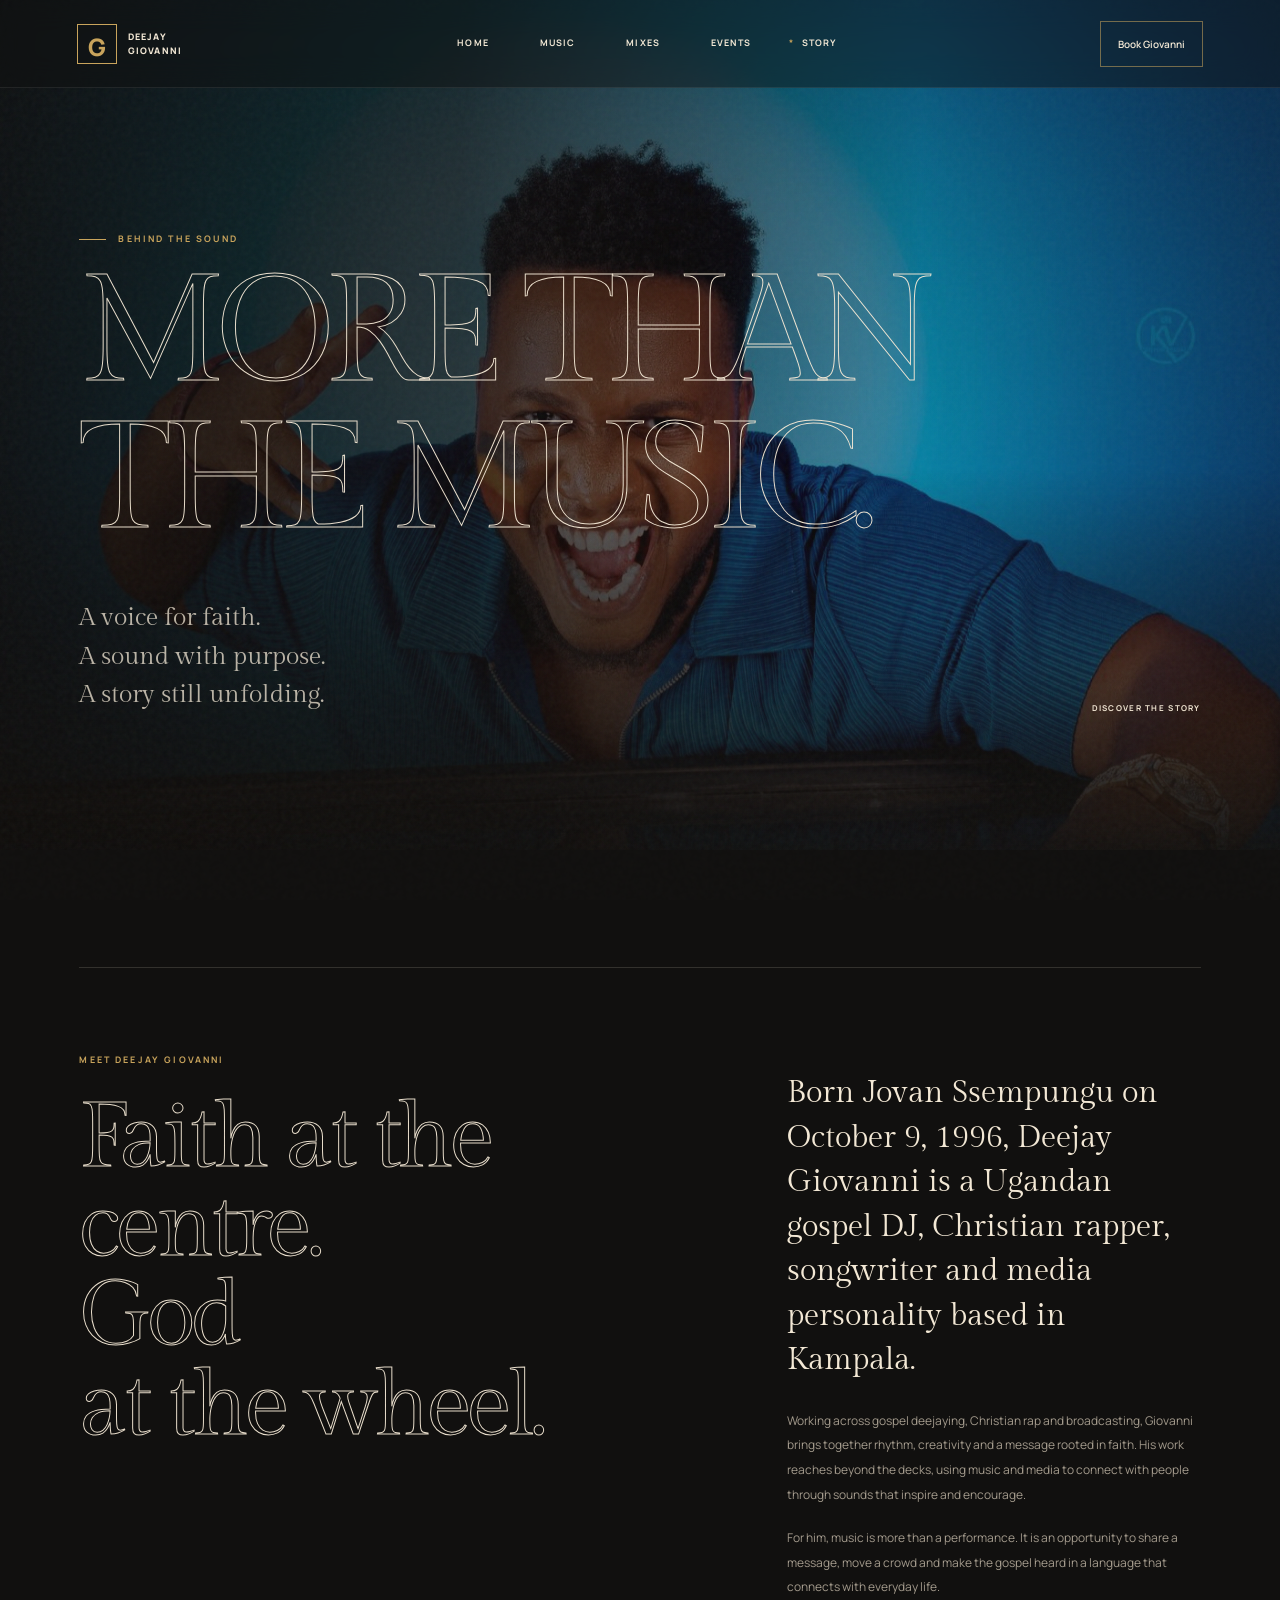
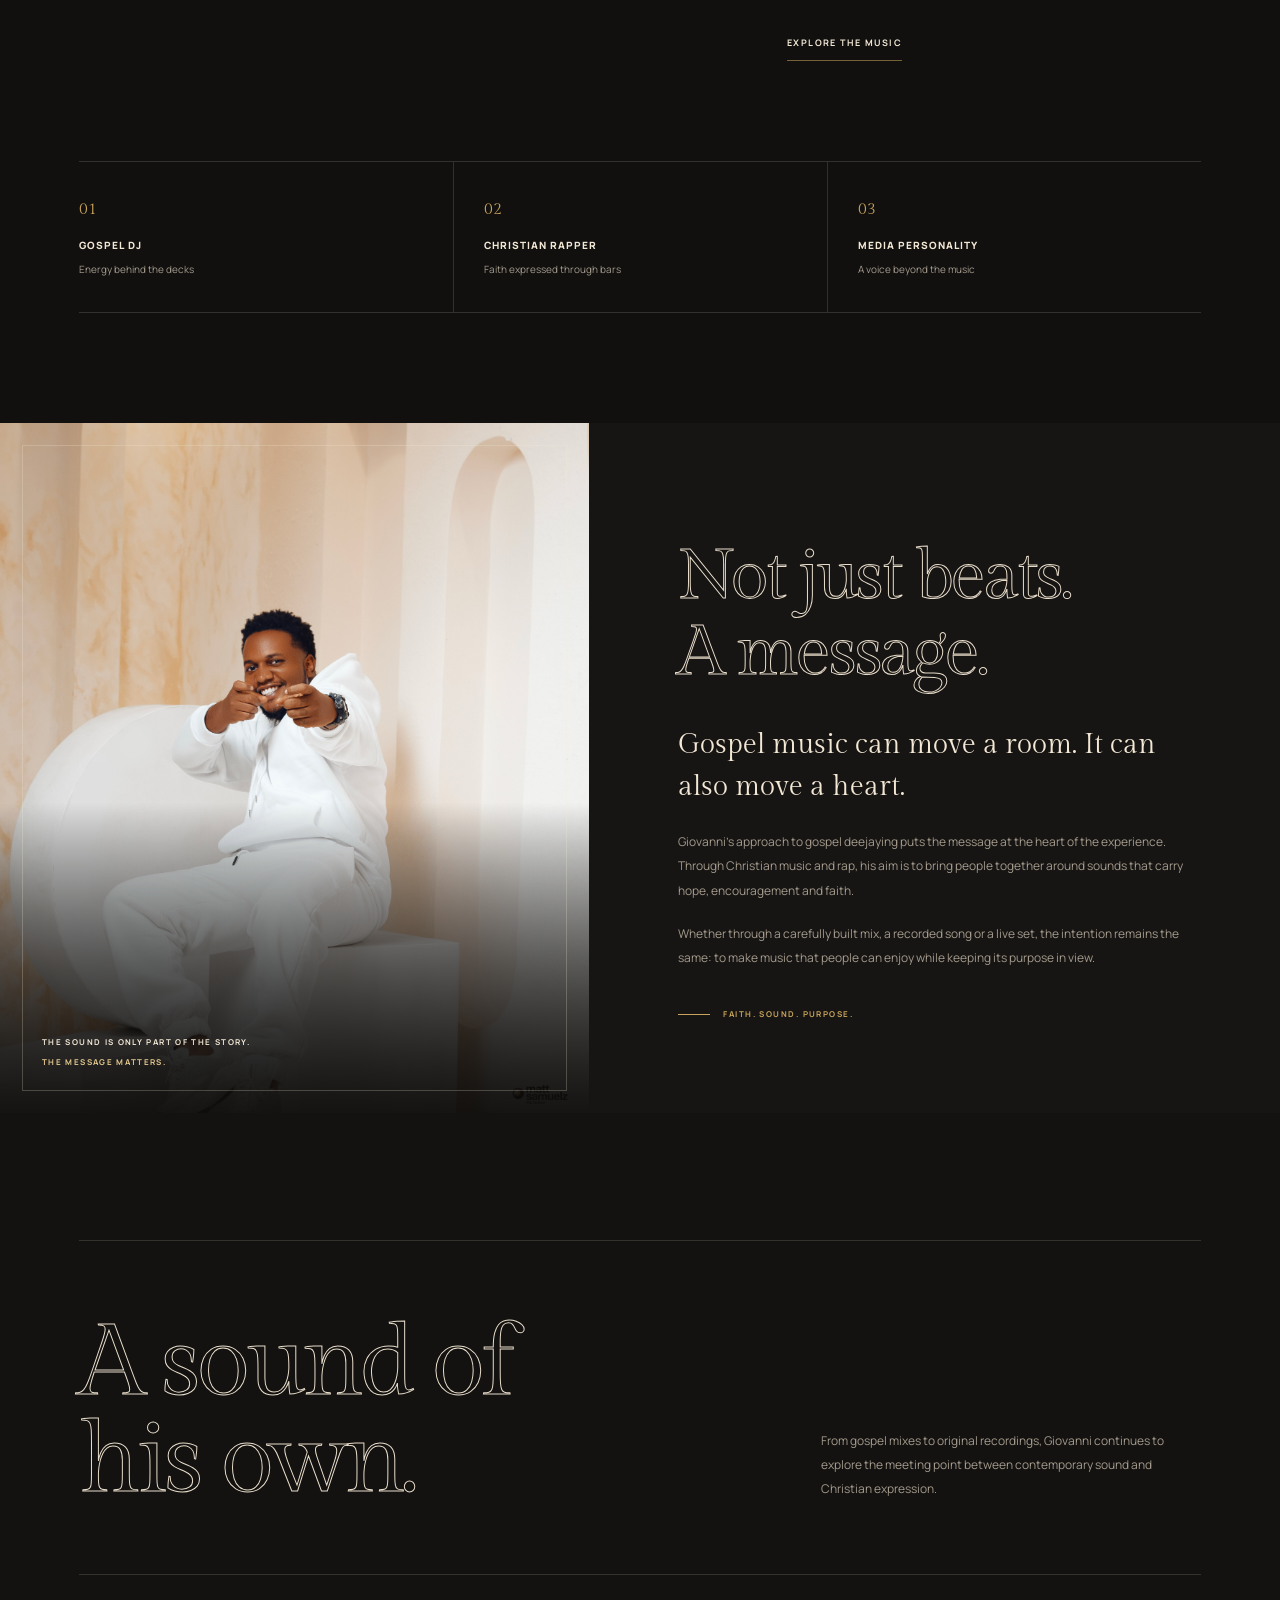
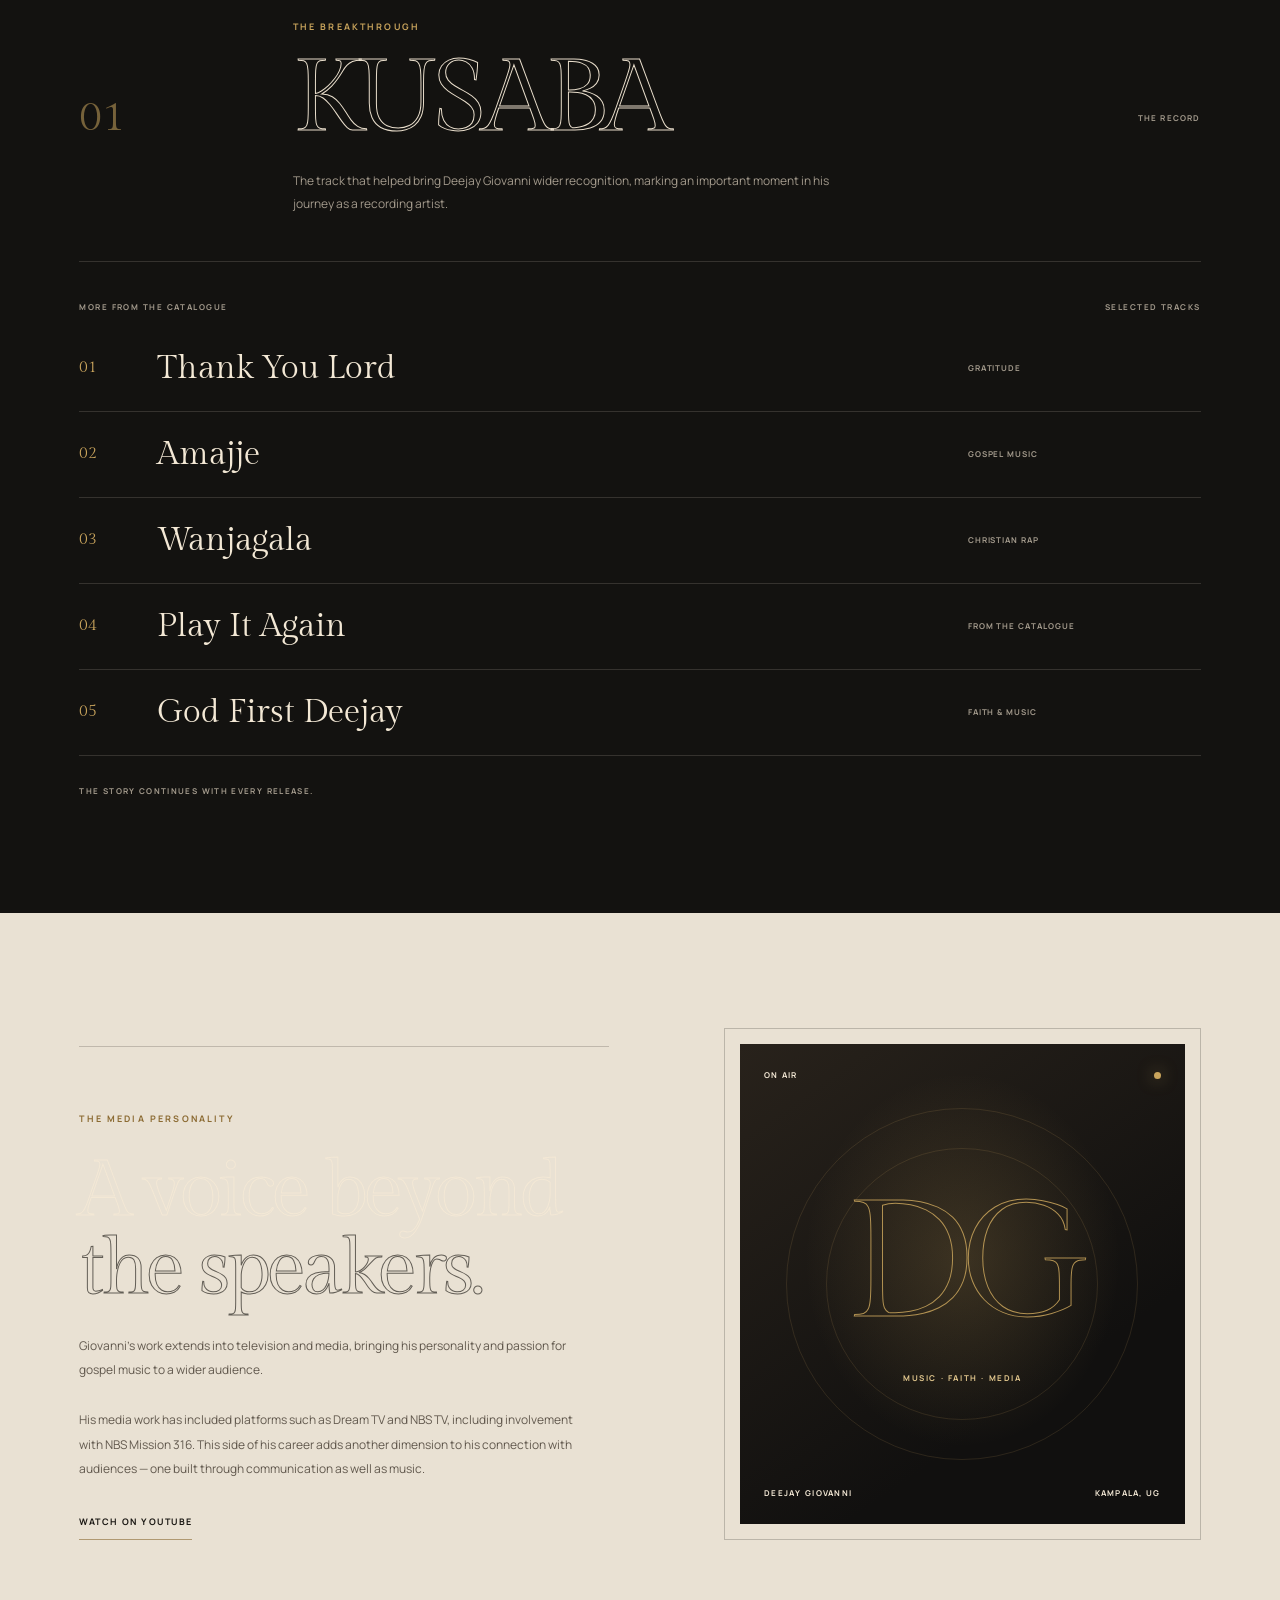
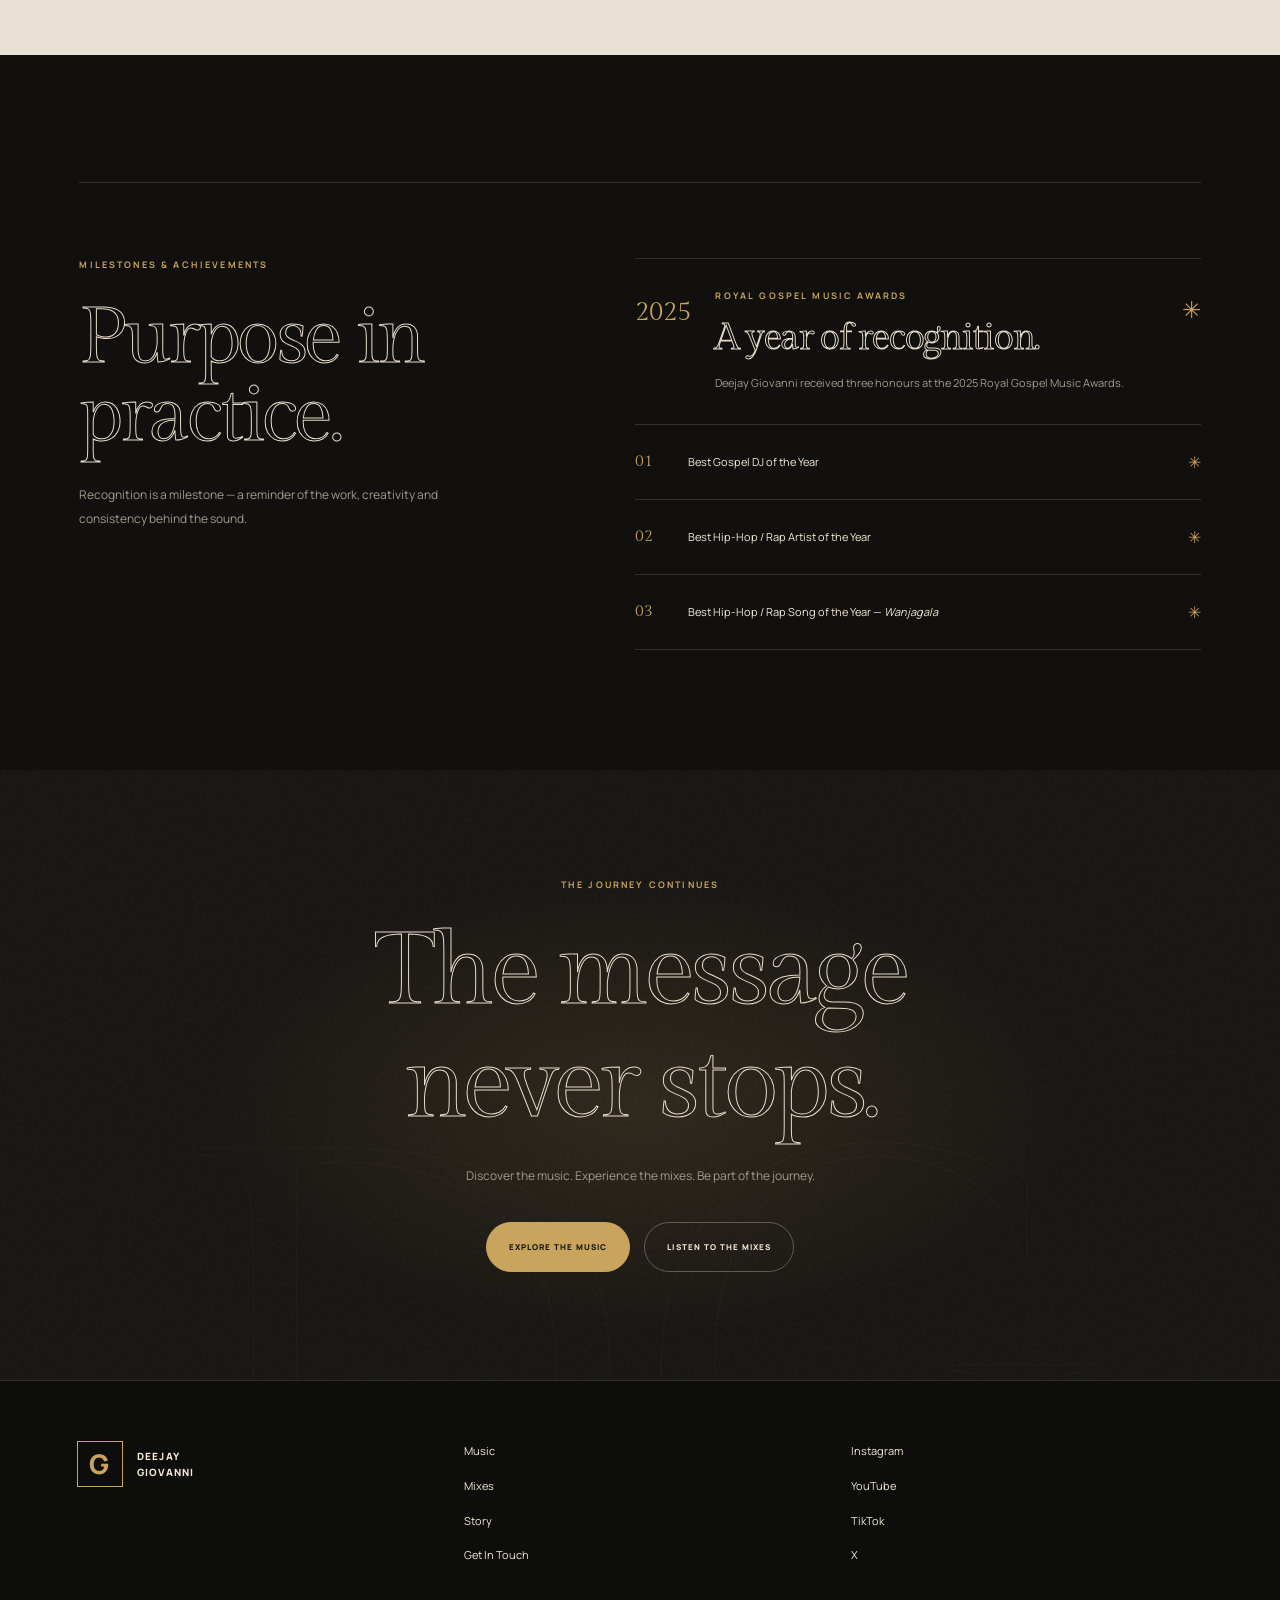
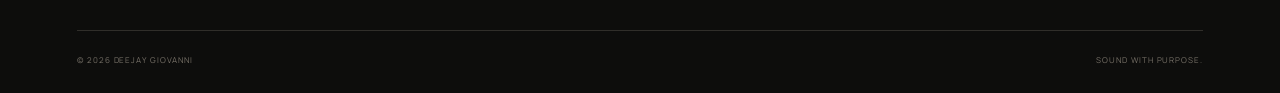
<file: about.html>
<!DOCTYPE html>
<html lang="en">
<head>
    <meta charset="UTF-8">
    <meta name="viewport" content="width=device-width, initial-scale=1.0">

    <title>About Deejay Giovanni | Gospel DJ, Rapper & Media Personality</title>

    <meta name="description" content="Discover the story of Deejay Giovanni, born Jovan Ssempungu — Ugandan gospel DJ, Christian rapper, songwriter and media personality based in Kampala.">

    <meta name="theme-color" content="#11100f">

    <link rel="preconnect" href="https://fonts.googleapis.com">
    <link rel="preconnect" href="https://fonts.gstatic.com" crossorigin>

    <link href="https://fonts.googleapis.com/css2?family=Gilda+Display&family=Manrope:wght@300;400;500;600;700;800&display=swap" rel="stylesheet">

    <link rel="stylesheet" href="about.css">
    <link rel="stylesheet" href="style.css">
</head>

<body class="dg-about-page">

<!-- LOADER -->
<div class="loader">
    <div class="loader-inner">
        <span>G</span>
        <div class="loader-line"><i></i></div>
        <small>DEEJAY GIOVANNI</small>
    </div>
</div>

<!-- CUSTOM CURSOR -->
<div class="cursor"></div>
<div class="cursor-ring"></div>

<!-- HEADER -->
<header class="header">

    <a href="index.html" class="logo" aria-label="Deejay Giovanni home">
        <span class="logo-symbol">G</span>
        <span class="logo-name">DEEJAY<br>GIOVANNI</span>
    </a>

    <nav class="desktop-nav" aria-label="Main navigation">
        <a href="index.html" ><span>*</span> HOME</a>
        <a href="music.html"><span>*</span> MUSIC</a>
        <a href="mixes.html"><span>*</span> MIXES</a>
        <a href="events.html"><span>*</span> EVENTS</a>
        <a href="about.html" class="active"><span>*</span> STORY</a>
    </nav>

    <a href="booking.html" class="header-book">Book Giovanni</a>

    <button class="menu-toggle" aria-label="Open menu" aria-expanded="false">
        <span></span>
        <span></span>
    </button>

</header>

<!-- MOBILE MENU -->
<div class="mobile-menu">
    

    <nav aria-label="Mobile navigation">
        <a href="index.html"><span>*</span> HOME</a>
        <a href="music.html"><span>*</span> MUSIC</a>
        <a href="mixes.html"><span>*</span> MIXES</a>
        <a href="about.html"><span>*</span> STORY</a>
        <a href="booking.html" class="mobile-book">Get In Touch</a>
    </nav>

    <div class="mobile-socials">
        <a href="https://www.instagram.com/deejay_giovanni/" target="_blank" rel="noopener">Instagram</a>
            <a href="https://www.youtube.com/@deejaygiovanniug/" target="_blank" rel="noopener">YouTube</a>
            <a href="https://www.tiktok.com/@deejaygiovanni/" target="_blank" rel="noopener">TikTok</a>
            <a href="https://x.com/DeejaGiovanni" target="_blank" rel="noopener">X</a>
    </div>
</div>

    <main>

        <!-- HERO -->
        <section class="dg-about-hero">

            <div class="dg-hero-image"></div>
            <div class="dg-hero-shade"></div>
            <div class="dg-hero-grain"></div>

            <div class="dg-hero-topline">
                <span></span>
                <span></span>
            </div>

            <div class="dg-hero-content">
                <p class="dg-eyebrow">
                    <span class="dg-eyebrow-line"></span>
                    BEHIND THE SOUND
                </p>

                <h1>
                    MORE THAN
                    <span class="dg-outline">THE MUSIC.</span>
                </h1>

                <div class="dg-hero-bottom">
                    <p class="dg-hero-intro">
                        A voice for faith.
                        <br>A sound with purpose. <br>
                        A story still unfolding.
                    </p>

                    <a href="#the-story" class="dg-scroll-link">
                        <span>DISCOVER THE STORY</span>
                        
                    </a>
                </div>
            </div>

            <div class="dg-hero-index">
                <span></span>
                <span class="dg-index-lin"></span>
                <span></span>
            </div>

        </section>


        <!-- INTRODUCTION -->
        <section class="dg-intro-section dg-reveal" id="the-story">

            <div class="dg-section-label">
                <span></span>
                <span></span>
            </div>

            <div class="dg-intro-grid">

                <div class="dg-intro-heading">
                    <p class="dg-eyebrow">MEET DEEJAY GIOVANNI</p>

                    <h2>
                        Faith at the
                        <span class="dg-outline">centre.</span>
                        God 
                        <span class="dg-outline">at the wheel.</span>
                    </h2>
                </div>

                <div class="dg-intro-copy">
                    <p class="dg-intro-lead">
                        Born Jovan Ssempungu on October 9, 1996, Deejay
                        Giovanni is a Ugandan gospel DJ, Christian rapper,
                        songwriter and media personality based in Kampala.
                    </p>

                    <p>
                        Working across gospel deejaying, Christian rap and
                        broadcasting, Giovanni brings together rhythm,
                        creativity and a message rooted in faith. His work
                        reaches beyond the decks, using music and media
                        to connect with people through sounds that inspire
                        and encourage.
                    </p>

                    <p>
                        For him, music is more than a performance. It is
                        an opportunity to share a message, move a crowd
                        and make the gospel heard in a language that
                        connects with everyday life.
                    </p>

                    <a href="music.html" class="dg-text-link">
                        EXPLORE THE MUSIC
                    </a>
                </div>

            </div>

            <div class="dg-identity-strip">
                <div>
                    <span class="dg-identity-number">01</span>
                    <span class="dg-identity-title">GOSPEL DJ</span>
                    <span class="dg-identity-description">Energy behind the decks</span>
                </div>

                <div>
                    <span class="dg-identity-number">02</span>
                    <span class="dg-identity-title">CHRISTIAN RAPPER</span>
                    <span class="dg-identity-description">Faith expressed through bars</span>
                </div>

                <div>
                    <span class="dg-identity-number">03</span>
                    <span class="dg-identity-title">MEDIA PERSONALITY</span>
                    <span class="dg-identity-description">A voice beyond the music</span>
                </div>
            </div>

        </section>


        <!-- PURPOSE -->
        <section class="dg-purpose-section">

            <div class="dg-purpose-image dg-reveal">
                <div class="dg-purpose-image-overlay"></div>

                <div class="dg-image-caption">
                    <span>THE SOUND IS ONLY PART OF THE STORY.</span>
                    <span>THE MESSAGE MATTERS.</span>
                </div>
            </div>

            <div class="dg-purpose-content dg-reveal">
                <p class="dg-eyebrow">
                    <span class="dg-eyebrow-lie"></span>
                </p>

                <h2>
                    Not just beats.
                    <span class="dg-outline">A message.</span>
                </h2>

                <p class="dg-purpose-lead">
                    Gospel music can move a room.
                    It can also move a heart.
                </p>

                <p>
                    Giovanni's approach to gospel deejaying puts the message
                    at the heart of the experience. Through Christian music
                    and rap, his aim is to bring people together around
                    sounds that carry hope, encouragement and faith.
                </p>

                <p>
                    Whether through a carefully built mix, a recorded song
                    or a live set, the intention remains the same: to make
                    music that people can enjoy while keeping its purpose
                    in view.
                </p>

                <div class="dg-purpose-signature">
                    <span class="dg-signature-line"></span>
                    <span>FAITH. SOUND. PURPOSE.</span>
                </div>
            </div>

        </section>


        <!-- MUSIC JOURNEY -->
        <section class="dg-music-story dg-reveal">

            <div class="dg-section-label">
                <span></span>
                <span></span>
            </div>

            <div class="dg-music-story-heading">
                <h2>
                    A sound of
                    <span class="dg-outline">his own.</span>
                </h2>

                <p>
                    From gospel mixes to original recordings, Giovanni
                    continues to explore the meeting point between
                    contemporary sound and Christian expression.
                </p>
            </div>

            <div class="dg-breakthrough">

                <div class="dg-breakthrough-number">01</div>

                <div class="dg-breakthrough-copy">
                    <p class="dg-eyebrow">THE BREAKTHROUGH</p>
                    <h3>KUSABA</h3>
                    <p>
                        The track that helped bring Deejay Giovanni wider
                        recognition, marking an important moment in his
                        journey as a recording artist.
                    </p>
                </div>

                <div class="dg-breakthrough-tag">
                    <span>THE RECORD</span>
                </div>

            </div>

            <div class="dg-song-list-heading">
                <span>MORE FROM THE CATALOGUE</span>
                <span>SELECTED TRACKS</span>
            </div>

            <div class="dg-song-list">

                <div class="dg-song-row" >
                    <span class="dg-song-index">01</span>
                    <span class="dg-song-name">Thank You Lord</span>
                    <span class="dg-song-type">GRATITUDE</span>
                    
                </div>

                <div class="dg-song-row" >
                    <span class="dg-song-index">02</span>
                    <span class="dg-song-name">Amajje</span>
                    <span class="dg-song-type">GOSPEL MUSIC</span>
                    
                </div>

                <div class="dg-song-row" >
                    <span class="dg-song-index">03</span>
                    <span class="dg-song-name">Wanjagala</span>
                    <span class="dg-song-type">CHRISTIAN RAP</span>
                    
                </div>

                <div class="dg-song-row" >
                    <span class="dg-song-index">04</span>
                    <span class="dg-song-name">Play It Again</span>
                    <span class="dg-song-type">FROM THE CATALOGUE</span>
                    
                </div>

                <div class="dg-song-row" >
                    <span class="dg-song-index">05</span>
                    <span class="dg-song-name">God First Deejay</span>
                    <span class="dg-song-type">FAITH & MUSIC</span>
                    
                </div>

            </div>

            <div class="dg-music-footer">
                <p>THE STORY CONTINUES WITH EVERY RELEASE.</p>
            </div>

        </section>


        <!-- MEDIA -->
        <section class="dg-media-section">

            <div class="dg-media-copy dg-reveal">
                <div class="dg-section-label">
                    <span></span>
                </div>

                <p class="dg-eyebrow">THE MEDIA PERSONALITY</p>

                <h2>
                    A voice beyond
                    <span class="dg-outline">the speakers.</span>
                </h2>

                <p>
                    Giovanni's work extends into television and media,
                    bringing his personality and passion for gospel music
                    to a wider audience.
                </p>

                <p>
                    His media work has included platforms such as Dream TV
                    and NBS TV, including involvement with NBS Mission 316.
                    This side of his career adds another dimension to his
                    connection with audiences — one built through
                    communication as well as music.
                </p>

                <a class="dg-text-link" href="https://www.youtube.com/@deejaygiovanniug" target="_blank" rel="noopener noreferrer">
                    WATCH ON YOUTUBE
                </a>
            </div>

            <div class="dg-media-visual dg-reveal">
                <div class="dg-media-visual-frame">
                    <div class="dg-media-visual-top">
                        <span>ON AIR</span>
                        <span class="dg-live-dot"></span>
                    </div>

                    <div class="dg-media-visual-center">
                        <span class="dg-media-monogram">DG</span>
                        <span class="dg-media-caption">MUSIC · FAITH · MEDIA</span>
                    </div>

                    <div class="dg-media-visual-bottom">
                        <span>DEEJAY GIOVANNI</span>
                        <span>KAMPALA, UG</span>
                    </div>
                </div>
            </div>

        </section>


        <!-- RECOGNITION -->
        <section class="dg-awards-section dg-reveal">

            <div class="dg-section-label">
                <span></span>
                <span></span>
            </div>

            <div class="dg-awards-layout">

                <div class="dg-awards-heading">
                    <p class="dg-eyebrow">MILESTONES & ACHIEVEMENTS</p>

                    <h2>
                        Purpose in
                        <span class="dg-outline">practice.</span>
                    </h2>

                    <p>
                        Recognition is a milestone — a reminder of the
                        work, creativity and consistency behind the sound.
                    </p>
                </div>

                <div class="dg-awards-content">

                    <div class="dg-award-feature">
                        <span class="dg-award-year">2025</span>

                        <div>
                            <p class="dg-eyebrow">ROYAL GOSPEL MUSIC AWARDS</p>
                            <h3>A year of recognition.</h3>
                            <p>
                                Deejay Giovanni received three honours at
                                the 2025 Royal Gospel Music Awards.
                            </p>
                        </div>

                        <span class="dg-award-symbol">✳</span>
                    </div>

                    <div class="dg-award-item">
                        <span class="dg-award-number">01</span>
                        <span>Best Gospel DJ of the Year</span>
                        <span class="dg-award-check">✳</span>
                    </div>

                    <div class="dg-award-item">
                        <span class="dg-award-number">02</span>
                        <span>Best Hip-Hop / Rap Artist of the Year</span>
                        <span class="dg-award-check">✳</span>
                    </div>

                    <div class="dg-award-item">
                        <span class="dg-award-number">03</span>
                        <span>Best Hip-Hop / Rap Song of the Year — <em>Wanjagala</em></span>
                        <span class="dg-award-check">✳</span>
                    </div>

                </div>

            </div>

        </section>


        <!-- CLOSING -->
        <section class="dg-about-closing">

            <div class="dg-closing-grain"></div>

            <div class="dg-closing-content dg-reveal">
                <p class="dg-eyebrow">
                    THE JOURNEY CONTINUES
                </p>

                <h2>
                    The message
                    <span class="dg-outline">never stops.</span>
                </h2>

                <p>
                    Discover the music. Experience the mixes.
                    Be part of the journey.
                </p>

                <div class="dg-closing-actions">
                    <a href="music.html" class="dg-button-primary">
                        EXPLORE THE MUSIC
                    </a>

                    <a href="mixes.html" class="dg-button-secondary">
                        LISTEN TO THE MIXES
                    </a>
                </div>
            </div>

            <div class="dg-closing-watermark">DG</div>

        </section>

    </main>


   <!-- FOOTER -->
<footer>

    <div class="footer-top">

        <a href="index.html" class="footer-brand">
            <span class="footer-symbol">G</span>
            <span>DEEJAY<br>GIOVANNI</span>
        </a>

        <div class="footer-navigation">
            <a href="music.html">Music</a>
            <a href="mixes.html">Mixes</a>
            <a href="about.html">Story</a>
            <a href="booking.html">Get In Touch</a>
        </div>

        <div class="footer-socials">
            <a href="https://www.instagram.com/deejay_giovanni/" target="_blank" rel="noopener">Instagram</a>
            <a href="https://www.youtube.com/@deejaygiovanniug/" target="_blank" rel="noopener">YouTube</a>
            <a href="https://www.tiktok.com/@deejaygiovanni/" target="_blank" rel="noopener">TikTok</a>
            <a href="https://x.com/DeejaGiovanni" target="_blank" rel="noopener">X</a>
        </div>

    </div>

    <div class="footer-bottom">
        <span>© <span id="year"></span> DEEJAY GIOVANNI</span>
        <span>SOUND WITH PURPOSE.</span>
    </div>

</footer>


    <script src="about.js"></script>
    <script src="script.js"></script>

</body>
</html>
</file>
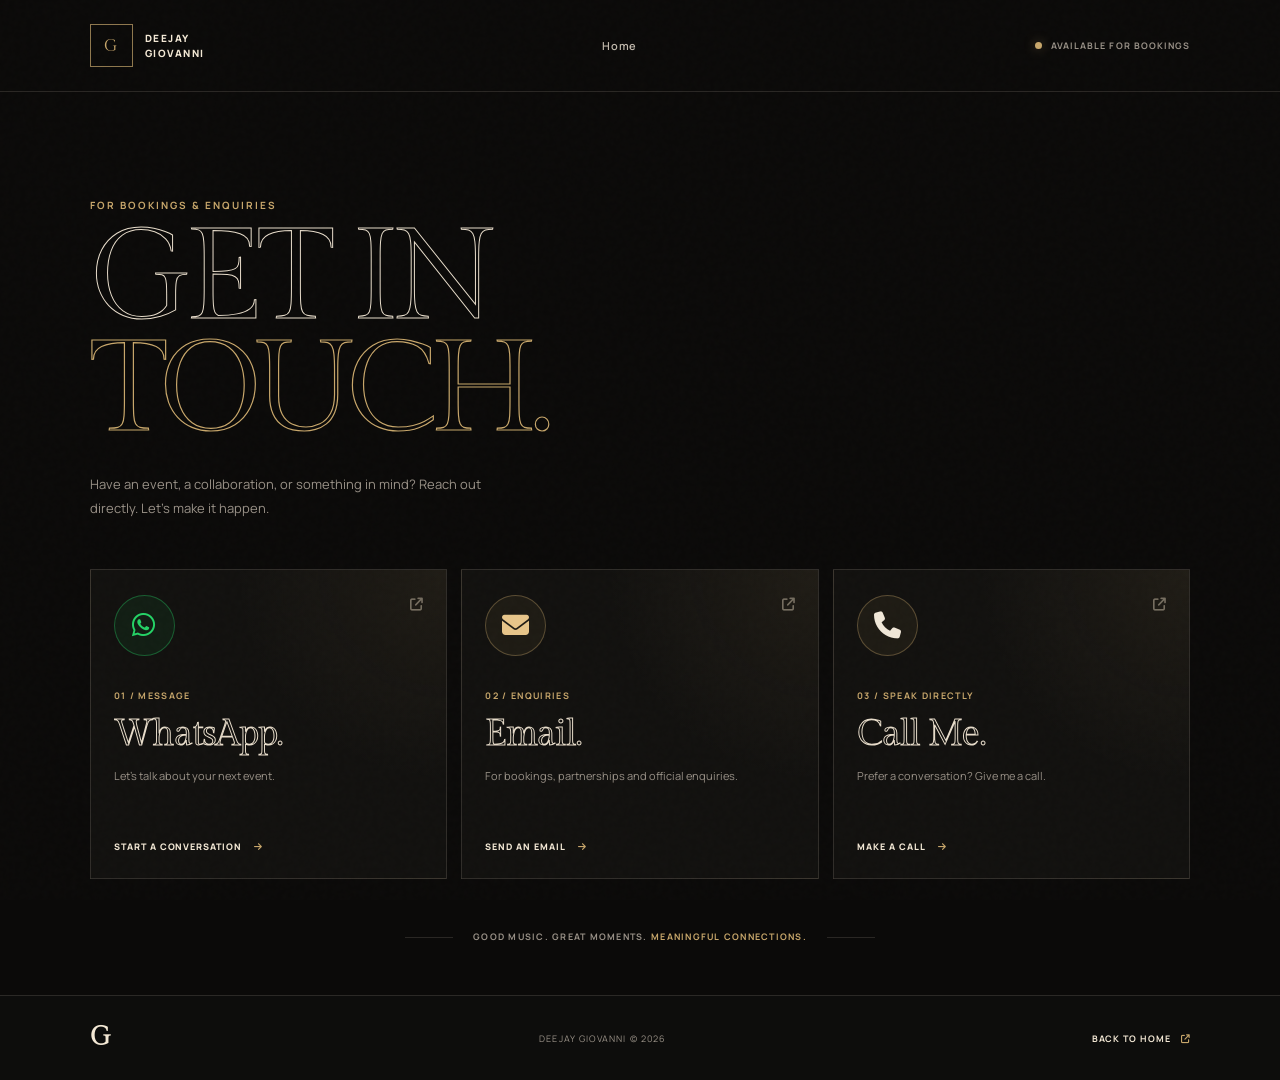
<file: booking.html>
<!DOCTYPE html>
<html lang="en">
<head>
    <meta charset="UTF-8">
    <meta name="viewport" content="width=device-width, initial-scale=1.0">

    <title>Contact | Deejay Giovanni</title>
    <meta name="description" content="Get in touch with Deejay Giovanni for bookings, events, collaborations and enquiries.">

    <link rel="preconnect" href="https://fonts.googleapis.com">
    <link rel="preconnect" href="https://fonts.gstatic.com" crossorigin>
    <link href="https://fonts.googleapis.com/css2?family=DM+Sans:wght@400;500;600;700&family=Gilda+Display&family=Manrope:wght@400;500;600;700;800&display=swap" rel="stylesheet">

    <!-- Font Awesome: recognizable WhatsApp, email and phone icons -->
    <link rel="stylesheet" href="https://cdnjs.cloudflare.com/ajax/libs/font-awesome/6.7.2/css/all.min.css">

    <link rel="stylesheet" href="style.css">
    <link rel="stylesheet" href="contact.css">
</head>

<body class="contact-page">

    <!-- NAVIGATION -->
    <header class="contact-nav">
        <a href="index.html" class="contact-logo">
            <span class="logo-mark">G</span>
            <span class="logo-name">DEEJAY<br>GIOVANNI</span>
        </a>

        <nav class="contact-nav-links">
            <a href="index.html">Home</a>
        </nav>

        <span class="nav-status">
            <span class="status-dot"></span>
            AVAILABLE FOR BOOKINGS
        </span>
    </header>


    <!-- CONTACT CONTENT — NO HERO -->
    <main class="contact-main">

        <section class="contact-intro">
            <p class="contact-eyebrow">FOR BOOKINGS & ENQUIRIES</p>

            <h1>
                GET IN<br>
                <span>TOUCH.</span>
            </h1>

            <p class="contact-description">
                Have an event, a collaboration, or something in mind?
                Reach out directly. Let's make it happen.
            </p>
        </section>


        <!-- THREE DIRECT CONTACT OPTIONS -->
        <section class="contact-options" aria-label="Contact options">

            <!-- WHATSAPP -->
            <a
                class="contact-option whatsapp-option"
                href="https://wa.me/256700128262"
                target="_blank"
                rel="noopener noreferrer"
                aria-label="Contact Deejay Giovanni on WhatsApp"
            >
                <div class="contact-option-top">
                    <span class="contact-icon whatsapp-icon">
                        <i class="fa-brands fa-whatsapp" aria-hidden="true"></i>
                    </span>

                    <span class="contact-arrow">
                        <i class="fa-solid fa-arrow-up-right-from-square"
                           aria-hidden="true"></i>
                    </span>
                </div>

                <div class="contact-option-bottom">
                    <span class="contact-option-label">01 / MESSAGE</span>
                    <h2>WhatsApp<span>.</span></h2>
                    <p>Let's talk about your next event.</p>
                    <span class="contact-action">START A CONVERSATION
                        <i class="fa-solid fa-arrow-right" aria-hidden="true"></i>
                    </span>
                </div>
            </a>


            <!-- EMAIL -->
            <a
                class="contact-option email-option"
                href="mailto:jorvanskater@gmail.com"
                aria-label="Email Deejay Giovanni"
            >
                <div class="contact-option-top">
                    <span class="contact-icon email-icon">
                        <i class="fa-solid fa-envelope" aria-hidden="true"></i>
                    </span>

                    <span class="contact-arrow">
                        <i class="fa-solid fa-arrow-up-right-from-square"
                           aria-hidden="true"></i>
                    </span>
                </div>

                <div class="contact-option-bottom">
                    <span class="contact-option-label">02 / ENQUIRIES</span>
                    <h2>Email<span>.</span></h2>
                    <p>For bookings, partnerships and official enquiries.</p>
                    <span class="contact-action">SEND AN EMAIL
                        <i class="fa-solid fa-arrow-right" aria-hidden="true"></i>
                    </span>
                </div>
            </a>


            <!-- PHONE CALL -->
            <a
                class="contact-option call-option"
                href="tel:+256775262322"
                aria-label="Call Deejay Giovanni"
            >
                <div class="contact-option-top">
                    <span class="contact-icon phone-icon">
                        <i class="fa-solid fa-phone" aria-hidden="true"></i>
                    </span>

                    <span class="contact-arrow">
                        <i class="fa-solid fa-arrow-up-right-from-square"
                           aria-hidden="true"></i>
                    </span>
                </div>

                <div class="contact-option-bottom">
                    <span class="contact-option-label">03 / SPEAK DIRECTLY</span>
                    <h2>Call Me<span>.</span></h2>
                    <p>Prefer a conversation? Give me a call.</p>
                    <span class="contact-action">MAKE A CALL
                        <i class="fa-solid fa-arrow-right" aria-hidden="true"></i>
                    </span>
                </div>
            </a>

        </section>


        <!-- CLOSING LINE -->
        <section class="contact-bottom">
            <span class="contact-bottom-line"></span>
            <p>GOOD MUSIC. GREAT MOMENTS. <span>MEANINGFUL CONNECTIONS.</span></p>
            <span class="contact-bottom-line"></span>
        </section>

    </main>


    <!-- FOOTER -->
    <footer class="contact-footer">
        <a href="index.html" class="footer-brand">G</a>

        <p>DEEJAY GIOVANNI &copy; <span id="contact-year"></span></p>

        <a href="index.html" class="back-home">
            BACK TO HOME
            <i class="fa-solid fa-arrow-up-right-from-square"
               aria-hidden="true"></i>
        </a>
    </footer>


    <script>
        document.getElementById("contact-year").textContent =
            new Date().getFullYear();
    </script>

</body>
</html>
</file>
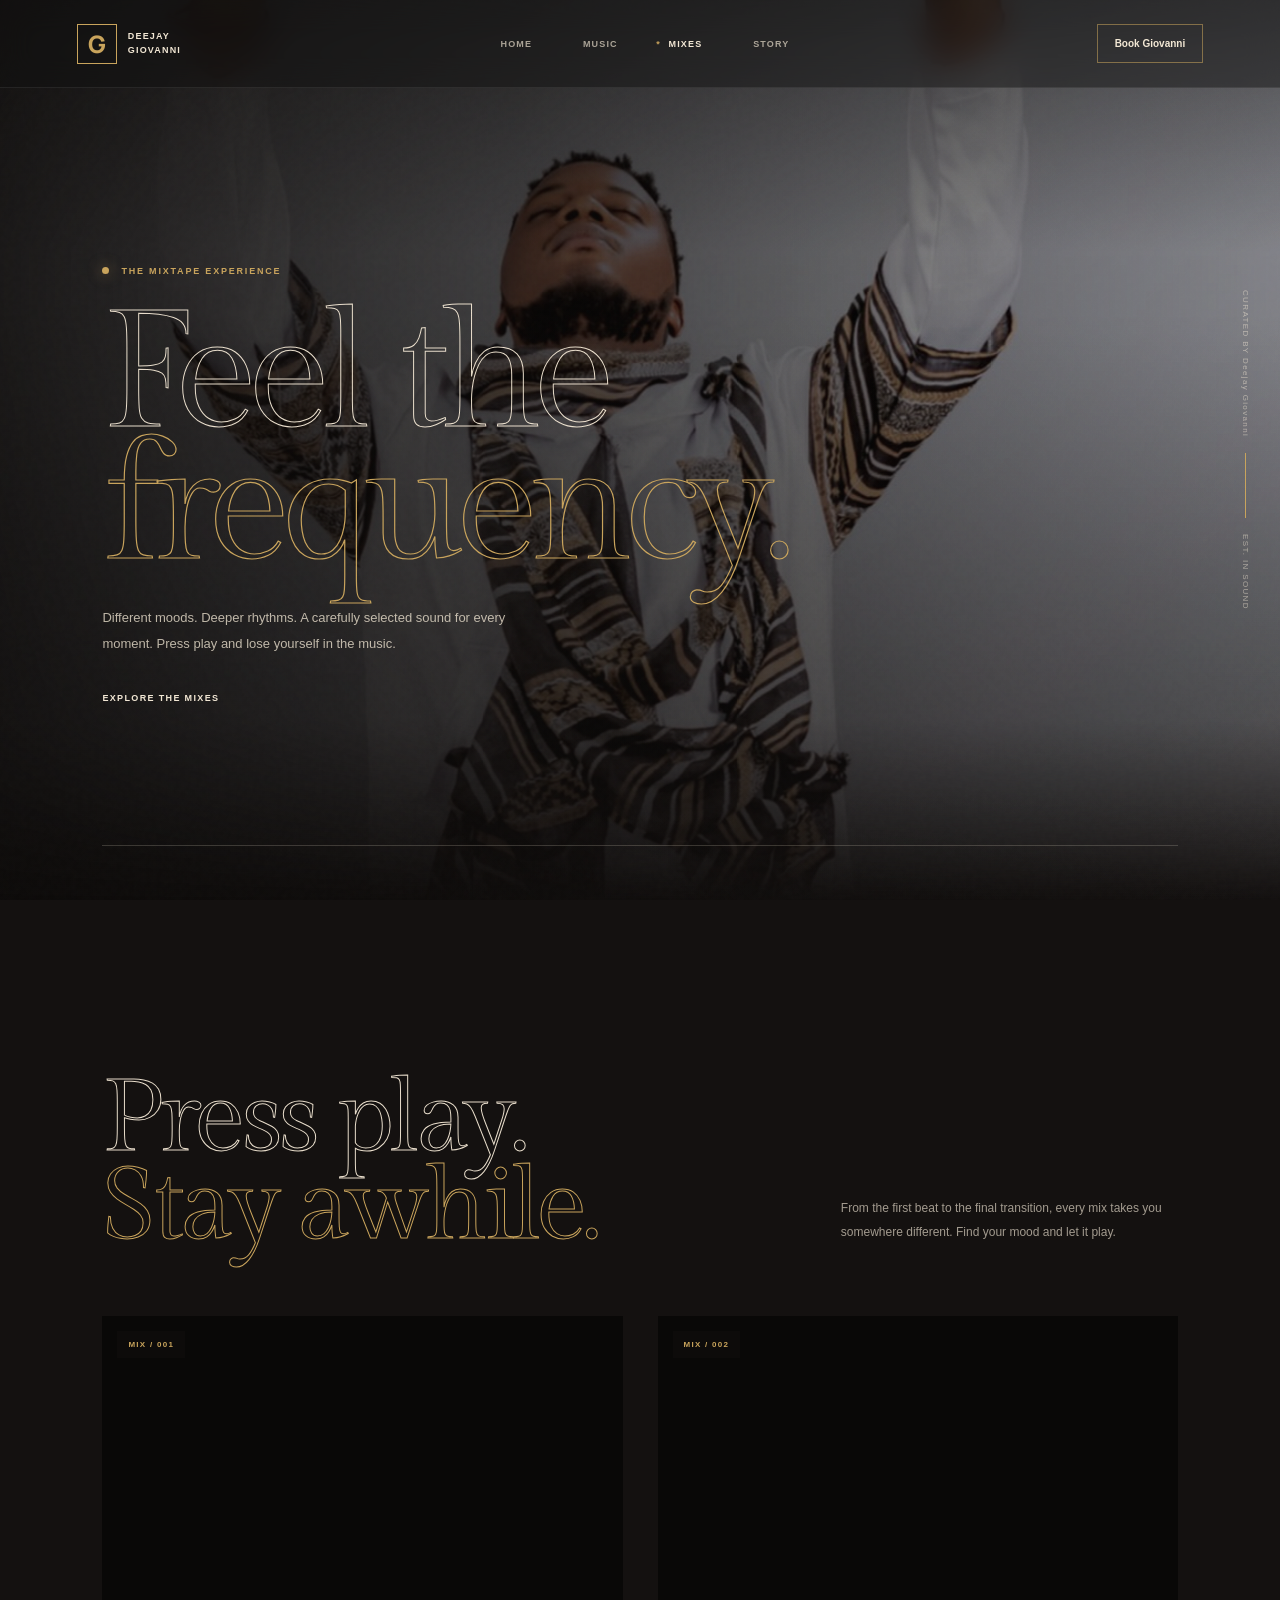
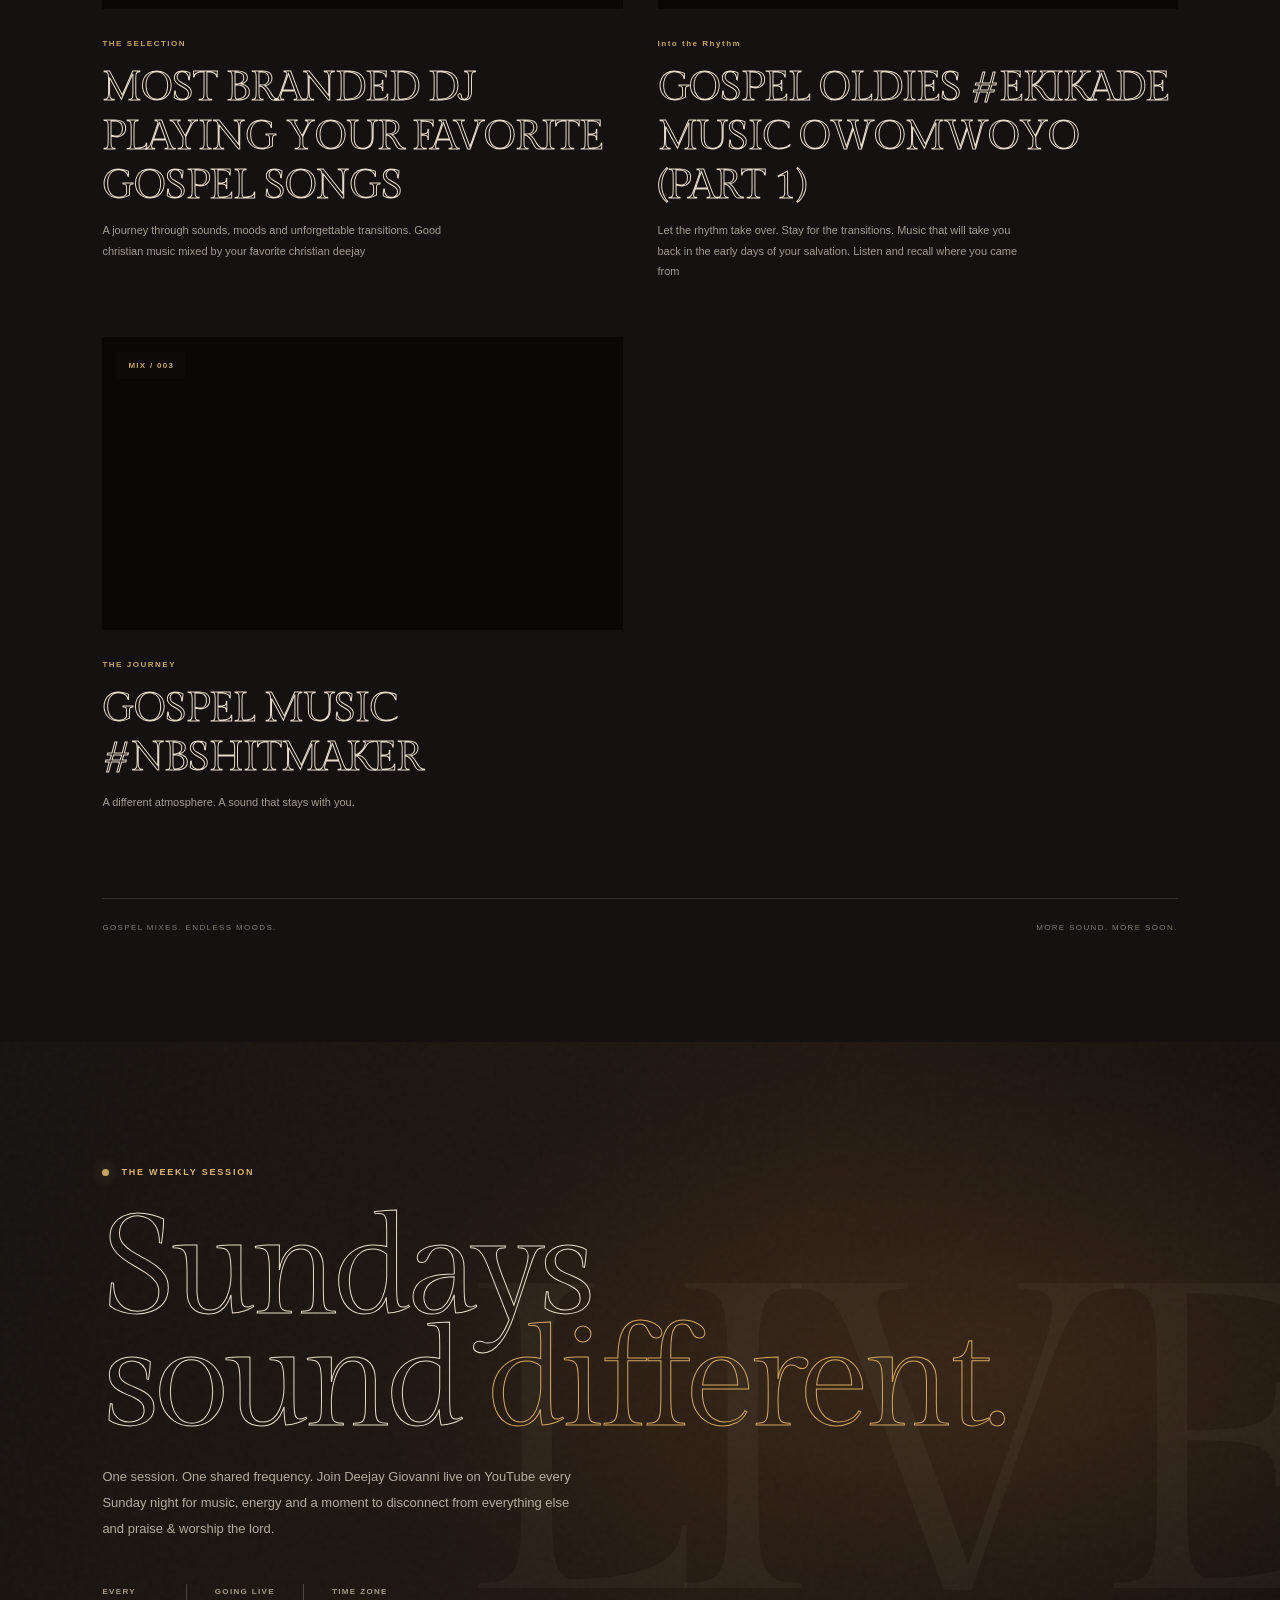
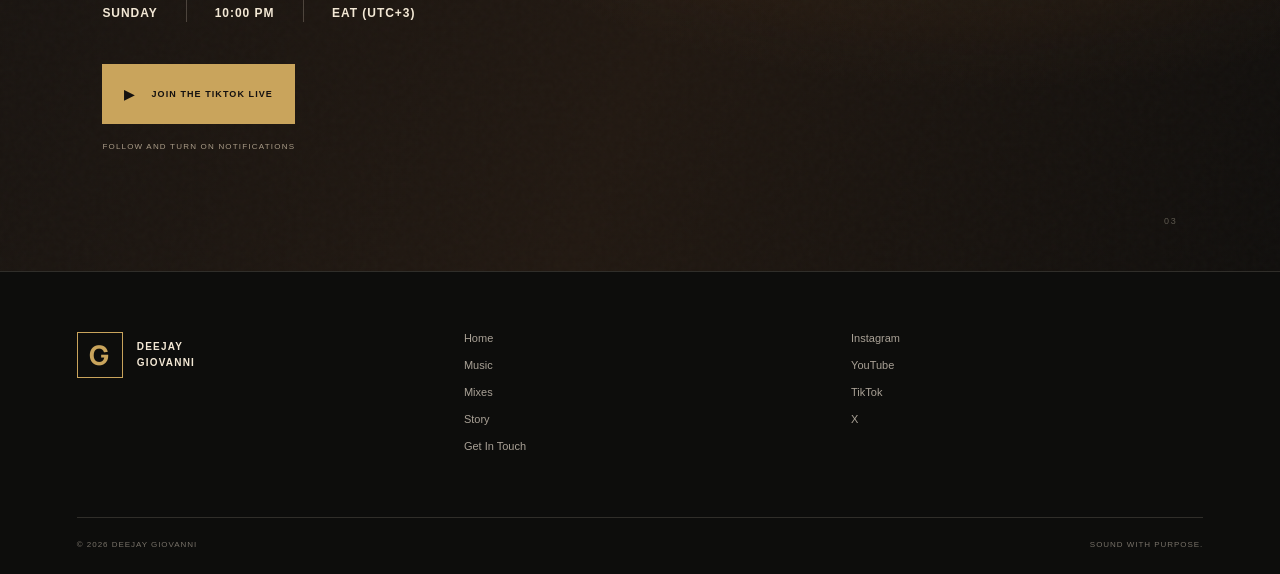
<file: mixes.html>
<!DOCTYPE html>
<html lang="en">

<head>
    <meta charset="UTF-8">
    <meta name="viewport" content="width=device-width, initial-scale=1.0">

    <title>Mixes | DEEJAY GIOVANNI</title>

    <meta name="description"
        content="Explore Deejay Giovanni's mixtapes and join the YouTube live session every Sunday at 10 PM East Africa Time.">

    <meta name="theme-color" content="#141110">

    <link rel="preconnect" href="https://fonts.googleapis.com">
    <link rel="preconnect" href="https://fonts.gstatic.com" crossorigin>

    <link href="https://fonts.googleapis.com/css2?family=Manrope:wght@300;400;500;600;700;800&family=Gilda+Display&display=swap"
        rel="stylesheet">

    <link rel="stylesheet" href="style.css">
    <link rel="stylesheet" href="mixes.css">
</head>

<body class="og-mixes-page">



    <!-- LOADER -->
    <div class="loader" aria-hidden="true">
        <div class="loader-inner">
            <span>G.</span>
            <div class="loader-line"><i></i></div>
            <small>DEEJAY GIOVANNI</small>
        </div>
    </div>

    <!-- HEADER -->
    <header class="header">
        <a href="index.html" class="logo" aria-label="Deejay Giovanni home">
            <span class="logo-symbol">G</span>
            <span class="logo-name">DEEJAY<br>GIOVANNI</span>
        </a>

        <nav class="desktop-nav" aria-label="Main navigation">
            <a href="index.html"><span>*</span> HOME</a>
            <a href="music.html"><span>*</span> MUSIC</a>
            <a href="mixes.html" class="active" aria-current="page"><span>*</span> MIXES</a>
            <a href="about.html"><span>*</span> STORY</a>
        </nav>

        <a href="booking.html" class="header-book">Book Giovanni</a>

        <button class="menu-toggle" type="button" aria-label="Open menu" aria-expanded="false">
            <span></span>
            <span></span>
        </button>
    </header>

    <!-- MOBILE MENU -->
    <div class="mobile-menu">

        <nav aria-label="Mobile navigation">
            <a href="index.html"><span>*</span> HOME</a>
            <a href="music.html" ><span>*</span> MUSIC</a>
            <a href="mixes.html"><span>*</span> MIXES</a>
            <a href="about.html"><span>*</span> STORY</a>
            <a href="booking.html" class="mobile-book">Get In Touch</a>
        </nav>

        <div class="mobile-socials">
            <a href="https://www.instagram.com/deejay_giovanni/" target="_blank" rel="noopener">Instagram</a>
                <a href="https://www.youtube.com/@deejaygiovanniug/" target="_blank" rel="noopener">YouTube</a>
                <a href="https://www.tiktok.com/@deejaygiovanni/" target="_blank" rel="noopener">TikTok</a>
                <a href="https://x.com/DeejaGiovanni" target="_blank" rel="noopener">X</a>
        </div>
    </div>




    <main>

        <!-- =================================================
             HERO
        ================================================== -->
        <section class="mixes-hero">

            <div class="mixes-hero-image">
                <img
                    src="images/giovannimixtape.jpg"
                    alt="Deejay Giovanni in a cinematic DJ atmosphere"
                    fetchpriority="high">
            </div>

            <div class="mixes-hero-overlay"></div>

            <div class="mixes-hero-grain"></div>

            <div class="mixes-hero-top">
                <span></span>
                <span></span>
            </div>

            <div class="mixes-hero-content">

                <span class="mixes-eyebrow">
                    <span class="mixes-live-dot"></span>
                    THE MIXTAPE EXPERIENCE
                </span>

                <h1>
                    Feel the<br>
                    <em>frequency.</em>
                </h1>

                <p>
                    Different moods. Deeper rhythms.
                    A carefully selected sound for every moment.
                    Press play and lose yourself in the music.

                </p>

                <a href="#mixtapes" class="mixes-hero-cta">
                    
                    <span>EXPLORE THE MIXES</span>
                </a>

            </div>

            <div class="mixes-hero-side">
                <span>CURATED BY Deejay Giovanni</span>
                <span class="mixes-side-line"></span>
                <span>EST. IN SOUND</span>
            </div>

            <div class="mixes-hero-bottom">
                <span></span>
                <span></span>
            </div>

        </section>


        <!-- =================================================
             MIXTAPES
        ================================================== -->
        <section class="mixes-library" id="mixtapes">

            <div class="mixes-section-top">

                <div>
                    <span class="mixes-section-label">
                        
                    </span>

                    <h2>
                        Press play.<br>
                        <em>Stay awhile.</em>
                    </h2>
                </div>

                <p>
                    From the first beat to the final transition,
                    every mix takes you somewhere different.
                    Find your mood and let it play.
                </p>

            </div>


            <div class="mixes-grid">

                <!-- MIX 01 -->
                <article class="mix-card mix-card-featured">

                    <div class="mix-card-player">

                        <iframe
                            src="https://www.youtube.com/embed/j2zdvHjRbbM?si=WCkGdBjLwW1uo1LG?rel=0"
                            title="Deejay Giovanni Mixtape One"
                            loading="lazy"
                            allow="accelerometer; autoplay; clipboard-write; encrypted-media; gyroscope; picture-in-picture; web-share"
                            referrerpolicy="strict-origin-when-cross-origin"
                            allowfullscreen>
                        </iframe>

                        <span class="mix-card-index">MIX / 001</span>

                    </div>

                    <div class="mix-card-info">

                        <div>
                            <span class="mix-card-category">
                                THE SELECTION
                            </span>

                            <h3>MOST BRANDED DJ PLAYING YOUR FAVORITE GOSPEL SONGS</h3>

                            <p>
                                A journey through sounds, moods
                                and unforgettable transitions. 
                                Good christian music mixed by your favorite christian deejay
                            </p>
                        </div>

                    </div>

                </article>

                <!-- MIX 02 -->
                <article class="mix-card">

                    <div class="mix-card-player">

                        <iframe
                            src="https://www.youtube.com/embed/zshzZywwDVE?si=SXSoJIlcjYXpJ8d0?rel=0"
                            title="OWN GEZI Mixtape Two"
                            loading="lazy"
                            allow="accelerometer; autoplay; clipboard-write; encrypted-media; gyroscope; picture-in-picture; web-share"
                            referrerpolicy="strict-origin-when-cross-origin"
                            allowfullscreen>
                        </iframe>

                        <span class="mix-card-index">MIX / 002</span>

                    </div>

                    <div class="mix-card-info">

                        <div>
                            <span class="mix-card-category">
                                Into the Rhythm
                            </span>

                            <h3>GOSPEL OLDIES #EKIKADE MUSIC OWOMWOYO (PART 1)</h3>

                            <p>
                                Let the rhythm take over.
                                Stay for the transitions. Music that will take you back in the early days of your salvation. Listen and recall where you came from
                            </p>
                        </div>

                    </div>

                </article>


                <!-- MIX 03 -->
                <article class="mix-card">

                    <div class="mix-card-player">

                        <iframe
                            src="https://www.youtube.com/embed/CS6bfLKFqQQ?si=skaTSRonlsDfgMeg?rel=0"
                            title="Deejay Diovanni Mixtape Three"
                            loading="lazy"
                            allow="accelerometer; autoplay; clipboard-write; encrypted-media; gyroscope; picture-in-picture; web-share"
                            referrerpolicy="strict-origin-when-cross-origin"
                            allowfullscreen>
                        </iframe>

                        <span class="mix-card-index">MIX / 003</span>

                    </div>

                    <div class="mix-card-info">

                        <div>
                            <span class="mix-card-category">
                                THE JOURNEY
                            </span>

                            <h3>GOSPEL MUSIC #NBSHITMAKER</h3>

                            <p>
                                A different atmosphere.
                                A sound that stays with you.
                            </p>
                        </div>

                    </div>

                </article>


            </div>

            <div class="mixes-library-footer">
                <span>GOSPEL MIXES. ENDLESS MOODS.</span>
                <span>MORE SOUND. MORE SOON.</span>
            </div>

        </section>


        <!-- =================================================
             SUNDAY YOUTUBE LIVE
        ================================================== -->
        <section class="mixes-live-section" id="sunday-live">

            <div class="mixes-live-backdrop"></div>
            <div class="mixes-live-grain"></div>

            <div class="mixes-live-content">

                <span class="mixes-live-kicker">
                    <span class="mixes-live-dot"></span>
                    THE WEEKLY SESSION
                </span>

                <h2>
                    Sundays<br>
                    sound <em>different.</em>
                </h2>

                <p class="mixes-live-description">
                    One session. One shared frequency.
                    Join Deejay Giovanni live on YouTube every Sunday
                    night for music, energy and a moment to
                    disconnect from everything else and praise & worship the lord.
                </p>

                <div class="mixes-live-schedule">

                    <div class="mixes-schedule-item">
                        <span>EVERY</span>
                        <strong>SUNDAY</strong>
                    </div>

                    <div class="mixes-schedule-divider"></div>

                    <div class="mixes-schedule-item">
                        <span>GOING LIVE</span>
                        <strong>10:00 PM</strong>
                    </div>

                    <div class="mixes-schedule-divider"></div>

                    <div class="mixes-schedule-item">
                        <span>TIME ZONE</span>
                        <strong>EAT (UTC+3)</strong>
                    </div>

                </div>

                <a
                    class="mixes-live-button"
                    href="https://www.tiktok.com/@deejaygiovanni/"
                    target="_blank"
                    rel="noopener noreferrer">

                    <span class="mixes-youtube-icon">▶</span>
                    <span>JOIN THE TIKTOK LIVE</span>

                </a>

                <span class="mixes-live-note">
                    FOLLOW AND TURN ON NOTIFICATIONS
                </span>

            </div>

            <div class="mixes-live-number">03</div>

        </section>

    </main>










     <!-- FOOTER -->
    <footer>
        <div class="footer-top">
            <a href="index.html" class="footer-brand">
                <span class="footer-symbol">G</span>
                <span>DEEJAY<br>GIOVANNI</span>
            </a>

            <div class="footer-navigation">
                <a href="index.html">Home</a>
                <a href="music.html">Music</a>
                <a href="mixes.html">Mixes</a>
                <a href="about.html">Story</a>
                <a href="booking.html">Get In Touch</a>
                
            </div>

            <div class="footer-socials">
                <a href="https://www.instagram.com/deejay_giovanni/" target="_blank" rel="noopener">Instagram</a>
                <a href="https://www.youtube.com/@deejaygiovanniug/" target="_blank" rel="noopener">YouTube</a>
                <a href="https://www.tiktok.com/@deejaygiovanni/" target="_blank" rel="noopener">TikTok</a>
                <a href="https://x.com/DeejaGiovanni" target="_blank" rel="noopener">X</a>
            </div>
        </div>

        <div class="footer-bottom">
            <span>© <span id="year"></span> DEEJAY GIOVANNI</span>
            <span>SOUND WITH PURPOSE.</span>
        </div>
    </footer>


    


    
    <script src="mixes.js"></script>
    <script src="script.js"></script>

</body>
</html>
</file>
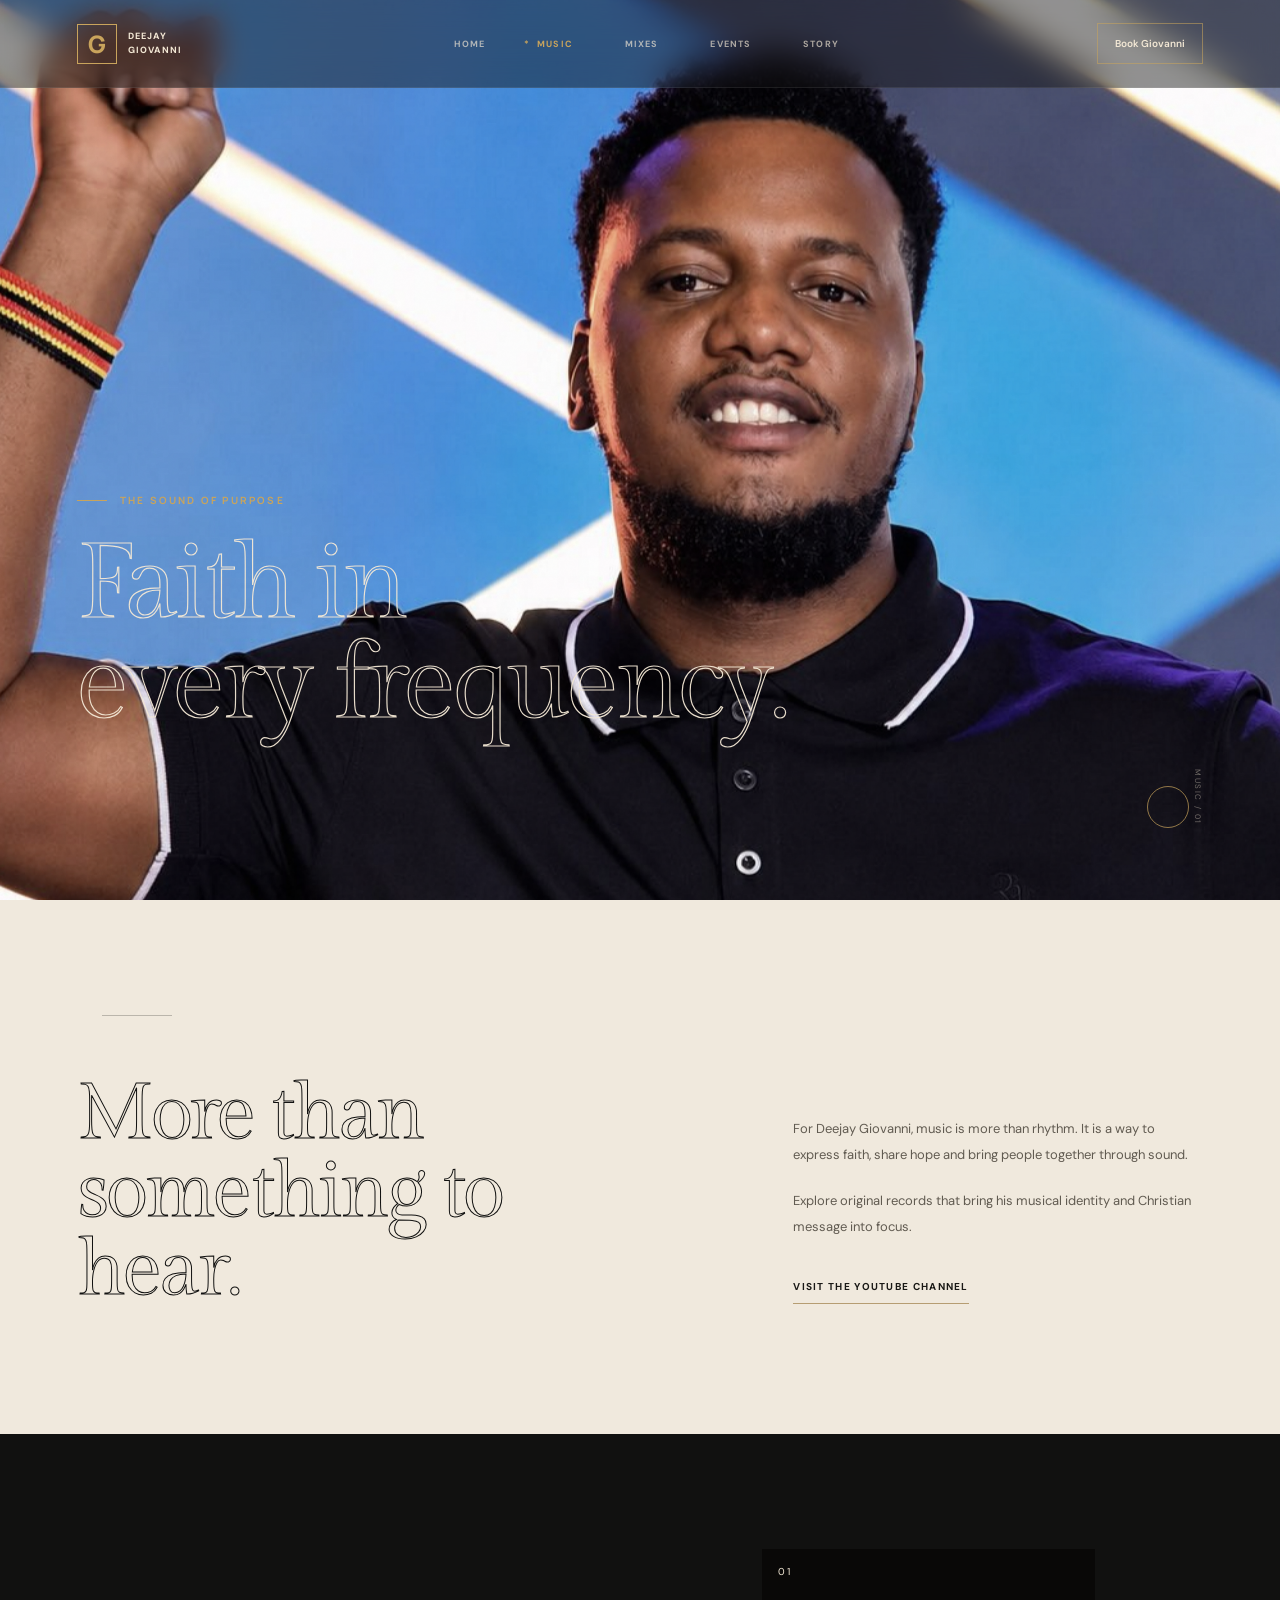
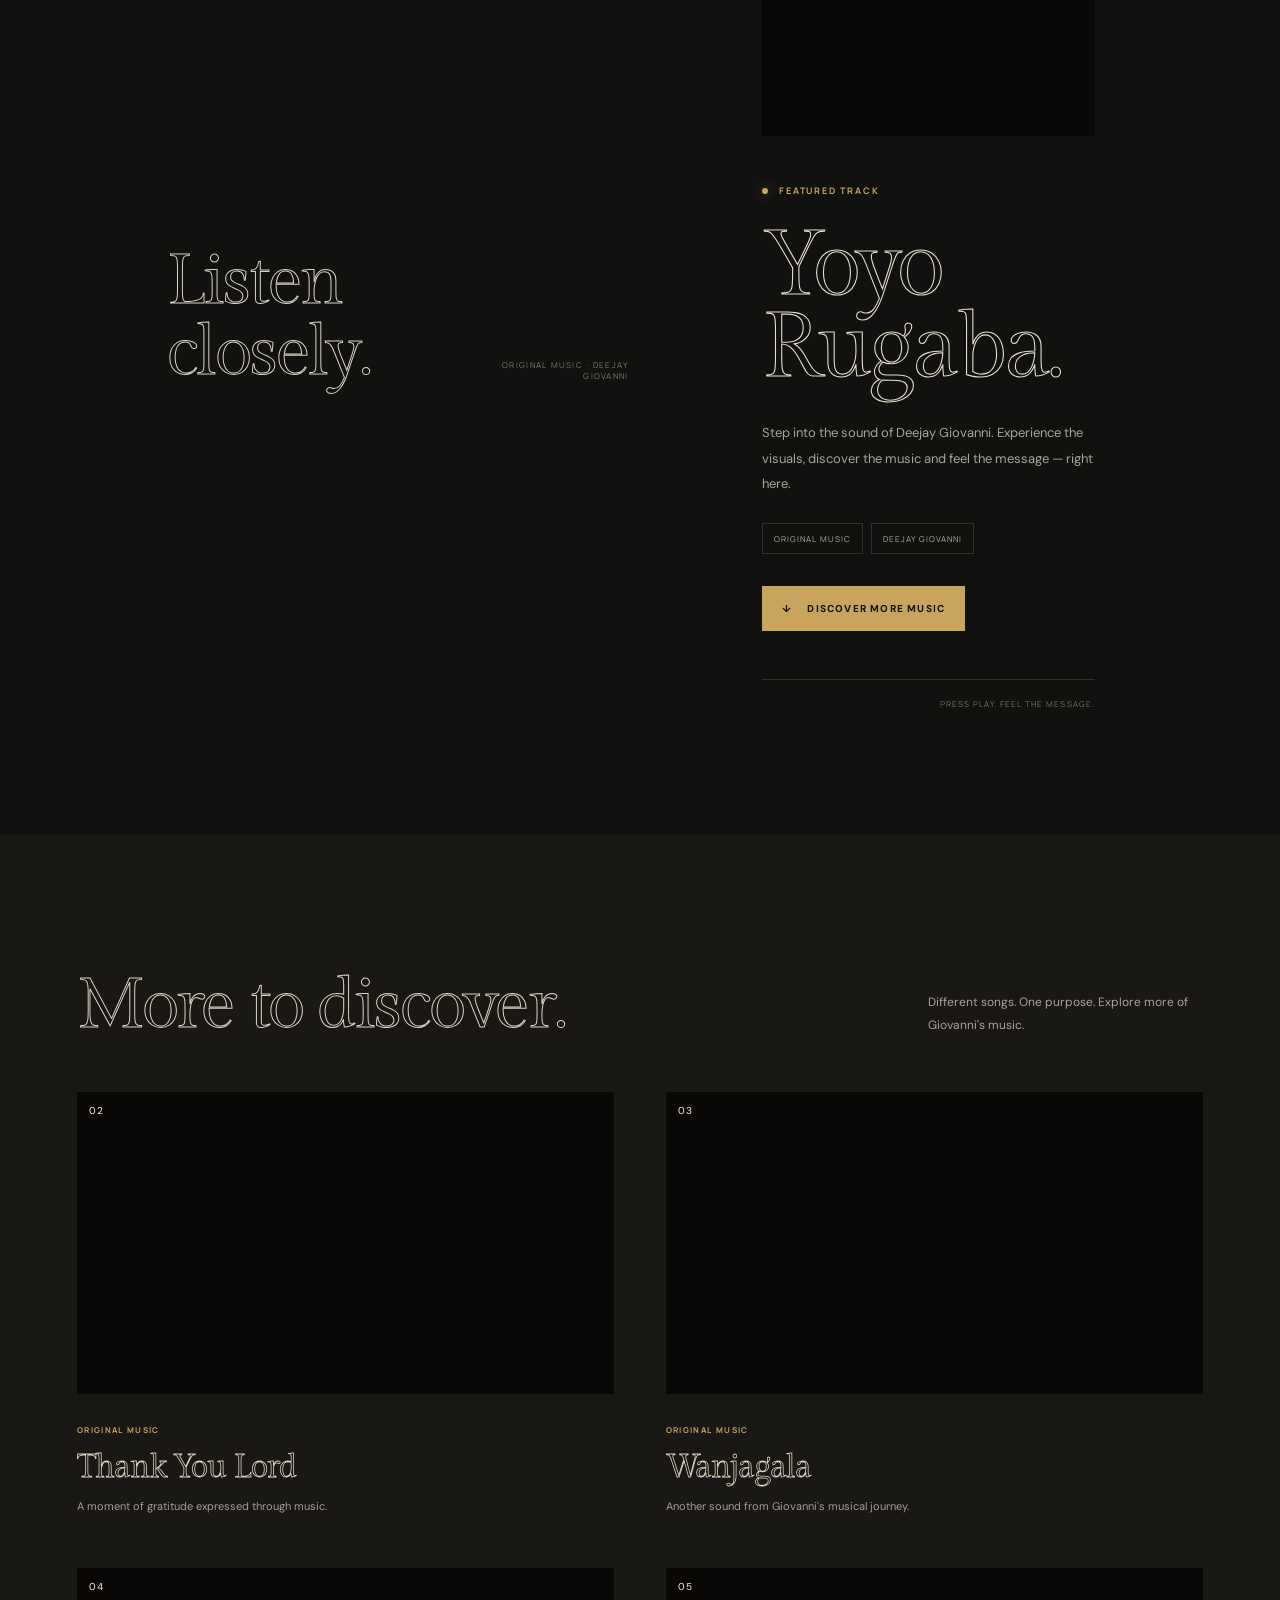
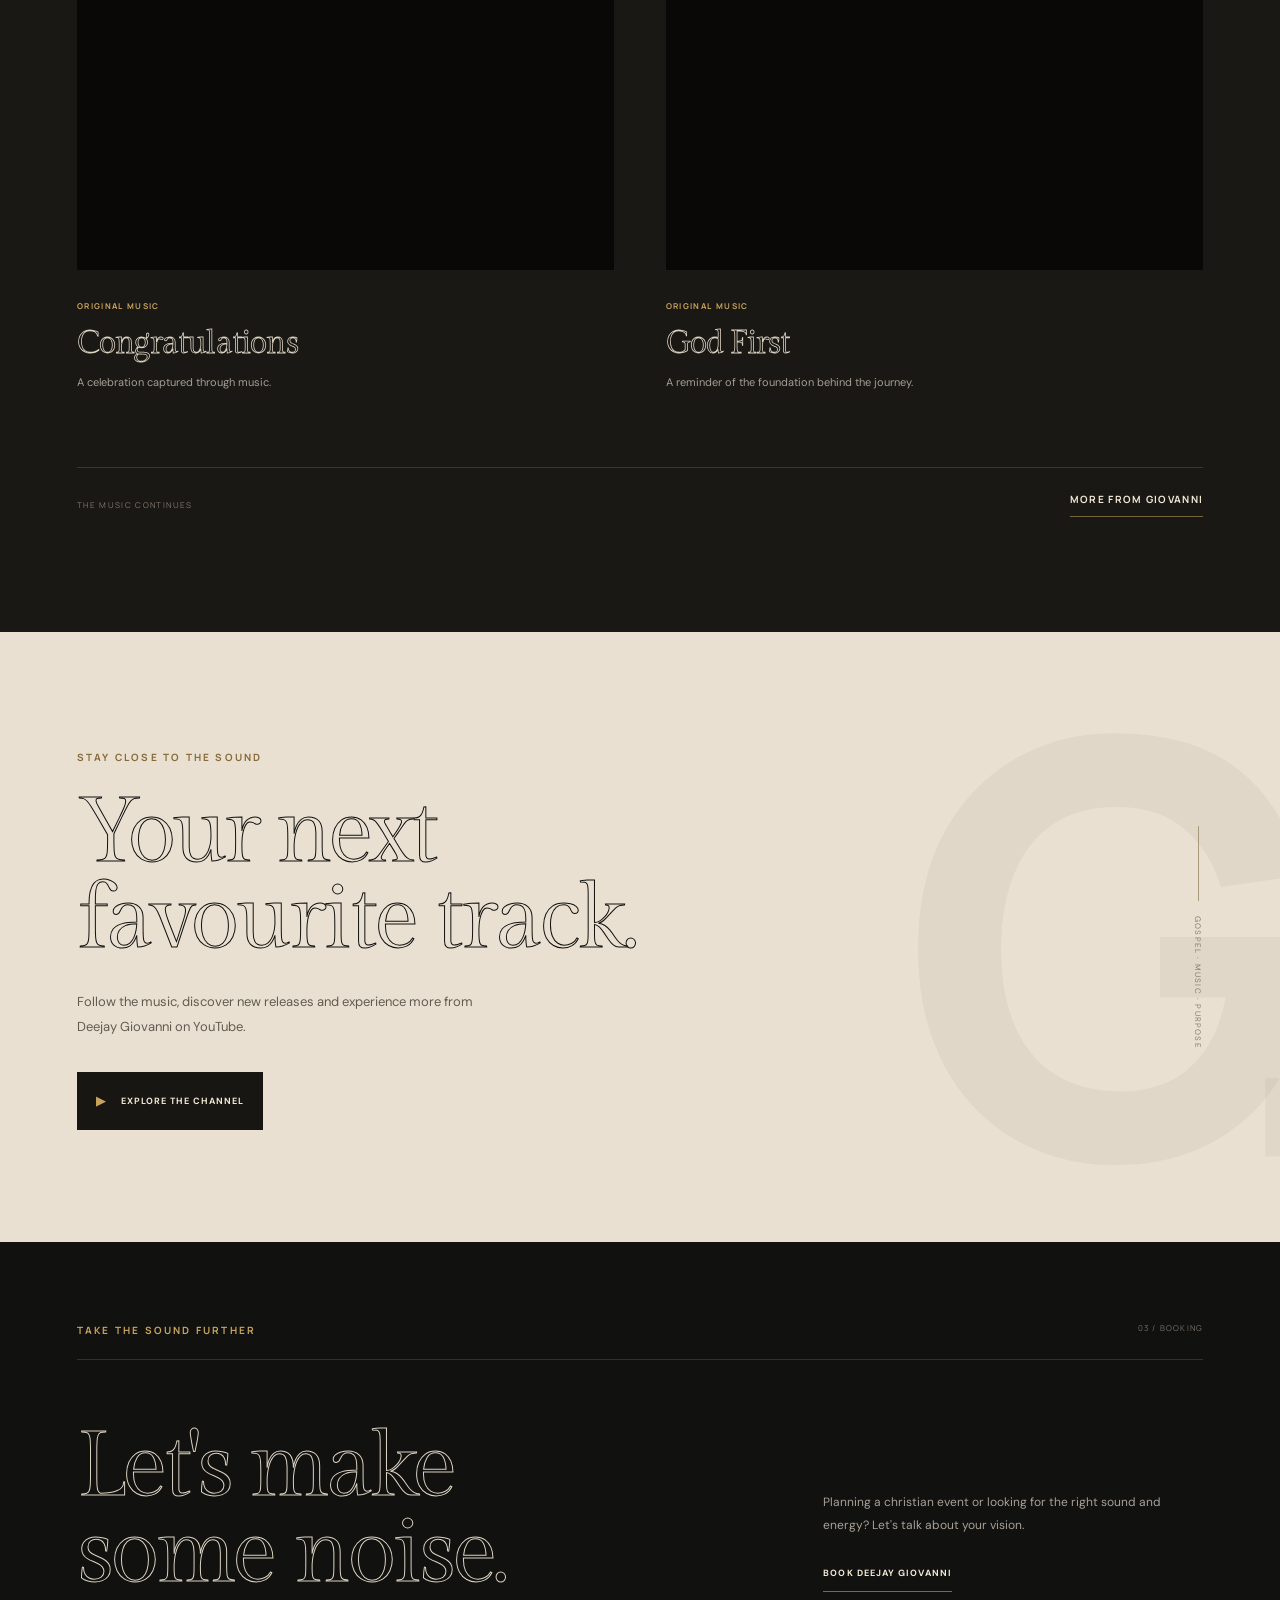
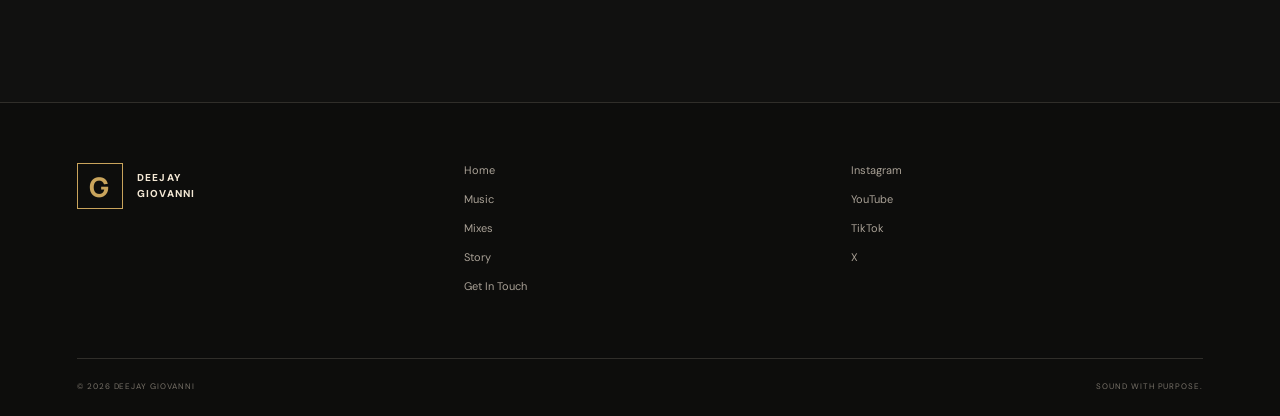
<file: music.html>
<!DOCTYPE html>
<html lang="en">
<head>
    <meta charset="UTF-8">
    <meta name="viewport" content="width=device-width, initial-scale=1.0">

    <title>Music | Deejay Giovanni</title>
    <meta name="description" content="Explore music by Deejay Giovanni — gospel sounds, Christian music and records created to inspire through sound and faith.">
    <meta name="theme-color" content="#111110">

    <link rel="preconnect" href="https://fonts.googleapis.com">
    <link rel="preconnect" href="https://fonts.gstatic.com" crossorigin>
    <link href="https://fonts.googleapis.com/css2?family=DM+Sans:wght@300;400;500;600;700&family=Manrope:wght@300;400;500;600;700;800&display=swap" rel="stylesheet">




    <link rel="preconnect" href="https://fonts.googleapis.com">
    <link rel="preconnect" href="https://fonts.gstatic.com" crossorigin>
    <link href="https://fonts.googleapis.com/css2?family=DM+Sans:wght@300;400;500;600;700&family=Gilda+Display&family=Manrope:wght@300;400;500;600;700;800&display=swap" rel="stylesheet">






    <link rel="stylesheet" href="style.css">
    <link rel="stylesheet" href="music.css">

    <!-- Music page styles are added to style.css in step 2 -->
</head>

<body class="music-page">

    <!-- LOADER -->
    <div class="loader" aria-hidden="true">
        <div class="loader-inner">
            <span>G.</span>
            <div class="loader-line"><i></i></div>
            <small>DEEJAY GIOVANNI</small>
        </div>
    </div>

    <!-- HEADER -->
    <header class="header">
        <a href="index.html" class="logo" aria-label="Deejay Giovanni home">
            <span class="logo-symbol">G</span>
            <span class="logo-name">DEEJAY<br>GIOVANNI</span>
        </a>

        <nav class="desktop-nav" aria-label="Main navigation">
            <a href="index.html"><span>*</span> HOME</a>
            <a href="music.html" class="active" aria-current="page"><span>*</span> MUSIC</a>
            <a href="mixes.html"><span>*</span> MIXES</a>
            <a href="events.html"><span>*</span> EVENTS</a>
            <a href="about.html"><span>*</span> STORY</a>
        </nav>

        <a href="booking.html" class="header-book">Book Giovanni</a>

        <button class="menu-toggle" type="button" aria-label="Open menu" aria-expanded="false">
            <span></span>
            <span></span>
        </button>
    </header>

    <!-- MOBILE MENU -->
    <div class="mobile-menu">
        

        <nav aria-label="Mobile navigation">
            <a href="index.html"><span>*</span> HOME</a>
            <a href="music.html" ><span>*</span> MUSIC</a>
            <a href="mixes.html"><span>*</span> MIXES</a>
            <a href="about.html"><span>*</span> STORY</a>
            <a href="booking.html" class="mobile-book">Get In Touch</a>
        </nav>

        <div class="mobile-socials">
            <a href="https://www.instagram.com/deejay_giovanni/" target="_blank" rel="noopener">Instagram</a>
                <a href="https://www.youtube.com/@deejaygiovanniug/" target="_blank" rel="noopener">YouTube</a>
                <a href="https://www.tiktok.com/@deejaygiovanni/" target="_blank" rel="noopener">TikTok</a>
                <a href="https://x.com/DeejaGiovanni" target="_blank" rel="noopener">X</a>
        </div>
    </div>

    <main>

        <!-- MUSIC HERO -->
        <section class="music-hero">
            <div class="music-hero-image">
                <img
                    src="images/giovannimusic.jpg"
                    alt="Deejay Giovanni"
                    fetchpriority="high"
                >
                <div class="music-hero-shade"></div>
            </div>

            <div class="music-hero-top">
                <span></span>
                <span></span>
            </div>

            <div class="music-hero-content">
                <p class="eyebrow">THE SOUND OF PURPOSE</p>

                <h1>
                    Faith in<br>
                    <em>every frequency.</em>
                </h1>

                <div class="music-hero-bottom">
                    <p>
                        
                    </p>

                    <a href="#the-music" class="music-discover">
                        <span class="music-discover-icon"></span>
                        <span></span>
                    </a>
                </div>
            </div>

            <div class="music-hero-index">MUSIC / 01</div>
        </section>

        <!-- INTRODUCTION -->
        <section class="music-intro section-pad">
            <div class="music-intro-label">
                <span class="eyebrow"></span>
                <span class="music-intro-line"></span>
            </div>

            <div class="music-intro-grid">
                <h2>
                    More than<br>
                    <em>something to hear.</em>
                </h2>

                <div class="music-intro-copy">
                    <p>
                        For Deejay Giovanni, music is more than rhythm.
                        It is a way to express faith, share hope and bring
                        people together through sound.
                    </p>

                    <p>
                        Explore original records that bring his musical
                        identity and Christian message into focus.
                    </p>

                    <a class="under-link" href="https://www.youtube.com/@deejaygiovanniug/" target="_blank" rel="noopener">
                        VISIT THE YOUTUBE CHANNEL
                    </a>
                </div>
            </div>
        </section>


        












        
<!-- FEATURED TRACK -->
<section class="music-feature section-pad" id="the-music">

    <div class="music-section-heading">
        <div>
            <span class="eyebrow"></span>
            <h2>Listen <em>closely.</em></h2>
        </div>

        <span class="music-heading-note">
            ORIGINAL MUSIC · DEEJAY GIOVANNI
        </span>
    </div>

    <article class="featured-record">

        <!-- EMBEDDED FEATURED VIDEO -->
        <div class="featured-record-art featured-video">
            <iframe
                src="https://www.youtube-nocookie.com/embed/RfF9xO0rAs8?rel=0"
                title="Yoyo Rugaba — Deejay Giovanni"
                loading="lazy"
                allow="accelerometer; autoplay; clipboard-write; encrypted-media; gyroscope; picture-in-picture; web-share"
                referrerpolicy="strict-origin-when-cross-origin"
                allowfullscreen>
            </iframe>

            <span class="record-number">01</span>
        </div>

        <div class="featured-record-info">

            <div class="record-overline">
                <span class="record-status-dot"></span>
                <span>FEATURED TRACK</span>
            </div>

            <h3>Yoyo<br><em>Rugaba.</em></h3>

            <p>
                Step into the sound of Deejay Giovanni.
                Experience the visuals, discover the music
                and feel the message — right here.
            </p>

            <div class="record-tags">
                <span>ORIGINAL MUSIC</span>
                <span>DEEJAY GIOVANNI</span>
            </div>

            <a
                class="listen-button"
                href="#music-collection">
                <span class="play-icon">↓</span>
                DISCOVER MORE MUSIC
            </a>

            <div class="record-footnote">
                <span></span>
                <span>PRESS PLAY. FEEL THE MESSAGE.</span>
            </div>

        </div>
    </article>
</section>


<!-- MORE MUSIC -->
<section class="music-library section-pad" id="music-collection">

    <div class="music-library-heading">
        <div>
            <span class="eyebrow"></span>
            <h2>More to <em>discover.</em></h2>
        </div>

        <p>
            Different songs. One purpose.
            Explore more of Giovanni's music.
        </p>
    </div>


    <div class="music-record-grid">

        <!-- THANK YOU LORD -->
        <article class="music-record-card">

            <div class="music-record-cover music-video">
                <iframe
                    src="https://www.youtube-nocookie.com/embed/h513zKXFt_w?rel=0"
                    title="Thank You Lord — Deejay Giovanni"
                    loading="lazy"
                    allow="accelerometer; autoplay; clipboard-write; encrypted-media; gyroscope; picture-in-picture; web-share"
                    referrerpolicy="strict-origin-when-cross-origin"
                    allowfullscreen>
                </iframe>

                <span class="music-record-number">02</span>
            </div>

            <div class="music-record-meta">
                <div>
                    <span class="music-record-type">ORIGINAL MUSIC</span>
                    <h3>Thank You Lord</h3>
                    <p>A moment of gratitude expressed through music.</p>
                </div>
            </div>
        </article>


        <!-- WANJAGALA -->
        <article class="music-record-card">

            <div class="music-record-cover music-video">
                <iframe
                    src="https://www.youtube-nocookie.com/embed/jJEY4WvXXL8?rel=0"
                    title="Wanjagala — Deejay Giovanni"
                    loading="lazy"
                    allow="accelerometer; autoplay; clipboard-write; encrypted-media; gyroscope; picture-in-picture; web-share"
                    referrerpolicy="strict-origin-when-cross-origin"
                    allowfullscreen>
                </iframe>

                <span class="music-record-number">03</span>
            </div>

            <div class="music-record-meta">
                <div>
                    <span class="music-record-type">ORIGINAL MUSIC</span>
                    <h3>Wanjagala</h3>
                    <p>Another sound from Giovanni's musical journey.</p>
                </div>
            </div>
        </article>


        <!-- CONGRATULATIONS -->
        <article class="music-record-card">

            <div class="music-record-cover music-video">
                <iframe
                    src="https://www.youtube-nocookie.com/embed/vIhcZgnvBjc?rel=0"
                    title="Congratulations — Deejay Giovanni"
                    loading="lazy"
                    allow="accelerometer; autoplay; clipboard-write; encrypted-media; gyroscope; picture-in-picture; web-share"
                    referrerpolicy="strict-origin-when-cross-origin"
                    allowfullscreen>
                </iframe>

                <span class="music-record-number">04</span>
            </div>

            <div class="music-record-meta">
                <div>
                    <span class="music-record-type">ORIGINAL MUSIC</span>
                    <h3>Congratulations</h3>
                    <p>A celebration captured through music.</p>
                </div>
            </div>
        </article>


        <!-- GOD FIRST -->
        <article class="music-record-card">

            <div class="music-record-cover music-video">
                <iframe
                    src="https://www.youtube-nocookie.com/embed/sVSpayRZjiM?rel=0"
                    title="God First — Deejay Giovanni"
                    loading="lazy"
                    allow="accelerometer; autoplay; clipboard-write; encrypted-media; gyroscope; picture-in-picture; web-share"
                    referrerpolicy="strict-origin-when-cross-origin"
                    allowfullscreen>
                </iframe>

                <span class="music-record-number">05</span>
            </div>

            <div class="music-record-meta">
                <div>
                    <span class="music-record-type">ORIGINAL MUSIC</span>
                    <h3>God First</h3>
                    <p>A reminder of the foundation behind the journey.</p>
                </div>
            </div>
        </article>

    </div>


    <div class="music-library-footer">
        <span>THE MUSIC CONTINUES</span>

        <a
            class="under-link"
            href="https://www.youtube.com/@deejaygiovanniug/"
            target="_blank"
            rel="noopener noreferrer">
            MORE FROM GIOVANNI
        </a>
    </div>

</section>


















        <!-- YOUTUBE CTA -->
        <section class="music-channel section-pad">
            <div class="music-channel-decoration">G.</div>

            <div class="music-channel-content">
                <span class="eyebrow">STAY CLOSE TO THE SOUND</span>

                <h2>
                    Your next<br>
                    <em>favourite track.</em>
                </h2>

                <p>
                    Follow the music, discover new releases and
                    experience more from Deejay Giovanni on YouTube.
                </p>

                <a
                    href="https://www.youtube.com/@deejaygiovanniug/"
                    class="music-channel-button"
                    target="_blank"
                    rel="noopener"
                >
                    <span class="music-channel-play">▶</span>
                    <span>EXPLORE THE CHANNEL</span>
                </a>
            </div>

            <div class="music-channel-side">
                <span class="channel-side-line"></span>
                <span>GOSPEL · MUSIC · PURPOSE</span>
            </div>
        </section>

        <!-- BOOKING CTA -->
        <section class="music-booking section-pad">
            <div class="music-booking-top">
                <span class="eyebrow">TAKE THE SOUND FURTHER</span>
                <span class="music-booking-number">03 / BOOKING</span>
            </div>

            <div class="music-booking-content">
                <h2>
                    Let's make<br>
                    <em>some noise.</em>
                </h2>

                <div class="music-booking-copy">
                    <p>
                        Planning a christian event or looking for the right
                        sound and energy? Let's talk about your vision.
                    </p>

                    <a href="booking.html" class="music-booking-link">
                        BOOK DEEJAY GIOVANNI
                    </a>
                </div>
            </div>
        </section>

    </main>

    <!-- FOOTER -->
    <footer>
        <div class="footer-top">
            <a href="index.html" class="footer-brand">
                <span class="footer-symbol">G</span>
                <span>DEEJAY<br>GIOVANNI</span>
            </a>

            <div class="footer-navigation">
                <a href="index.html">Home</a>
                <a href="music.html" aria-current="page">Music</a>
                <a href="mixes.html">Mixes</a>
                <a href="about.html">Story</a>
                <a href="booking.html">Get In Touch</a>
            </div>

            <div class="footer-socials">
                <a href="https://www.instagram.com/deejay_giovanni/" target="_blank" rel="noopener">Instagram</a>
                <a href="https://www.youtube.com/@deejaygiovanniug/" target="_blank" rel="noopener">YouTube</a>
                <a href="https://www.tiktok.com/@deejaygiovanni/" target="_blank" rel="noopener">TikTok</a>
                <a href="https://x.com/DeejaGiovanni" target="_blank" rel="noopener">X</a>
            </div>
        </div>

        <div class="footer-bottom">
            <span>© <span id="year"></span> DEEJAY GIOVANNI</span>
            <span>SOUND WITH PURPOSE.</span>
        </div>
    </footer>

    <script src="script.js"></script>
</body>
</html>
</file>
<file: about.css>
/* =========================================================
   DEEJAY GIOVANNI — ABOUT PAGE
   Cinematic editorial design
========================================================= */

:root {
    --dg-bg: #11100f;
    --dg-bg-soft: #171513;
    --dg-bg-raised: #1d1a17;
    --dg-text: #f3e8d5;
    --dg-muted: #a39a8c;
    --dg-gold: #c9a45c;
    --dg-gold-light: #e4c98f;
    --dg-line: rgba(243, 232, 213, 0.15);
    --dg-font-display: "Gilda Display", Georgia, serif;
    --dg-font-body: "Manrope", Arial, sans-serif;
    --dg-page-pad: clamp(22px, 6.2vw, 100px);
}

* {
    box-sizing: border-box;
}

html {
    scroll-behavior: smooth;
    scroll-padding-top: 90px;
}

body.dg-about-page {
    margin: 0;
    background: var(--dg-bg);
    color: var(--dg-text);
    font-family: var(--dg-font-body);
    font-size: 14px;
    font-weight: 400;
    line-height: 1.8;
    overflow-x: hidden;
}

body.dg-about-page a {
    color: inherit;
    text-decoration: none;
}

body.dg-about-page button {
    font: inherit;
}

body.dg-about-page img {
    display: block;
    max-width: 100%;
}

.dg-about-page ::selection {
    color: var(--dg-bg);
    background: var(--dg-gold);
}


/* =========================================================
   SHARED ELEMENTS
========================================================= */

.dg-eyebrow {
    display: flex;
    align-items: center;
    gap: 12px;
    margin: 0 0 27px;
    color: var(--dg-gold);
    font-size: 9px;
    font-weight: 700;
    letter-spacing: 0.24em;
    line-height: 1.6;
    text-transform: uppercase;
}

.dg-eyebrow-line {
    width: 27px;
    height: 1px;
    background: var(--dg-gold);
    flex: 0 0 auto;
}

.dg-outline {
    color: transparent;
    -webkit-text-fill-color: transparent;
    -webkit-text-stroke: 1px rgba(243, 232, 213, 0.72);
    font-weight: 400;
}

.dg-text-link {
    display: inline-flex;
    align-items: center;
    gap: 24px;
    padding: 0 0 9px;
    border-bottom: 1px solid rgba(201, 164, 92, 0.55);
    color: var(--dg-text);
    font-size: 9px;
    font-weight: 700;
    letter-spacing: 0.16em;
    transition: color 0.3s ease, border-color 0.3s ease;
}

.dg-text-link span {
    color: var(--dg-gold);
    font-size: 17px;
    transition: transform 0.3s ease;
}

.dg-text-link:hover {
    color: var(--dg-gold-light);
    border-color: var(--dg-gold);
}

.dg-text-link:hover span {
    transform: translate(4px, -3px);
}

.dg-section-label {
    display: flex;
    align-items: center;
    justify-content: space-between;
    gap: 20px;
    padding-bottom: 17px;
    border-bottom: 1px solid var(--dg-line);
    color: var(--dg-muted);
    font-size: 8px;
    font-weight: 700;
    letter-spacing: 0.2em;
    text-transform: uppercase;
}

.dg-section-label span:last-child {
    text-align: right;
}


/* =========================================================
   NAVIGATION
========================================================= */

.dg-nav {
    position: absolute;
    z-index: 50;
    top: 0;
    left: 0;
    display: flex;
    width: 100%;
    height: 88px;
    align-items: center;
    justify-content: space-between;
    padding: 0 var(--dg-page-pad);
    border-bottom: 1px solid rgba(243, 232, 213, 0.1);
    background: rgba(17, 16, 15, 0.44);
    backdrop-filter: blur(22px);
    -webkit-backdrop-filter: blur(22px);
}

.dg-brand {
    display: inline-flex;
    align-items: center;
    gap: 12px;
    flex-shrink: 0;
}

.dg-brand-mark {
    display: grid;
    width: 38px;
    height: 38px;
    place-items: center;
    border: 1px solid rgba(201, 164, 92, 0.7);
    border-radius: 50%;
    color: var(--dg-gold);
    font-family: var(--dg-font-display);
    font-size: 16px;
}

.dg-brand-name {
    color: var(--dg-text);
    font-size: 10px;
    font-weight: 700;
    letter-spacing: 0.11em;
    text-transform: uppercase;
}

.dg-nav-links {
    display: flex;
    align-items: center;
    gap: clamp(18px, 2.6vw, 42px);
}

.dg-nav-links > a {
    position: relative;
    color: rgba(243, 232, 213, 0.7);
    font-size: 9px;
    font-weight: 600;
    letter-spacing: 0.1em;
    text-transform: uppercase;
    transition: color 0.3s ease;
}

.dg-nav-links > a:hover,
.dg-nav-links > a.is-active {
    color: var(--dg-gold-light);
}

.dg-nav-links > a.is-active::after {
    position: absolute;
    right: 0;
    bottom: -11px;
    left: 0;
    height: 1px;
    background: var(--dg-gold);
    content: "";
}

.dg-nav-links > .dg-nav-contact {
    display: flex;
    min-height: 42px;
    align-items: center;
    gap: 18px;
    padding: 0 17px;
    border: 1px solid rgba(201, 164, 92, 0.5);
    border-radius: 99px;
    color: var(--dg-text);
}

.dg-nav-contact span {
    color: var(--dg-gold);
    font-size: 15px;
}

.dg-menu-toggle {
    display: none;
}


/* =========================================================
   HERO
========================================================= */

.dg-about-hero {
    position: relative;
    display: flex;
    min-height: min(850px, 100svh);
    flex-direction: column;
    justify-content: flex-end;
    isolation: isolate;
    padding: 150px var(--dg-page-pad) 65px;
    overflow: hidden;
    background: #171411;
}

.dg-hero-image,
.dg-hero-shade,
.dg-hero-grain {
    position: absolute;
    z-index: -1;
    inset: 0;
    pointer-events: none;
}

.dg-hero-image {
    background-image: url("images/giovanni1.jpg");
    background-position: center 28%;
    background-size: cover;
    opacity: 0.82;
    transform: scale(1.025);
    animation: dgHeroSettle 1.8s cubic-bezier(0.2, 0.7, 0.2, 1) both;
}

.dg-hero-shade {
    background:
        linear-gradient(90deg,
            rgba(14, 12, 10, 0.94) 0%,
            rgba(14, 12, 10, 0.76) 36%,
            rgba(14, 12, 10, 0.22) 72%,
            rgba(14, 12, 10, 0.4) 100%),
        linear-gradient(0deg,
            rgba(17, 16, 15, 0.97) 0%,
            transparent 45%,
            rgba(17, 16, 15, 0.25) 100%);
}

.dg-hero-grain,
.dg-closing-grain {
    opacity: 0.12;
    background-image: url("data:image/svg+xml,%3Csvg viewBox='0 0 180 180' xmlns='http://www.w3.org/2000/svg'%3E%3Cfilter id='n'%3E%3CfeTurbulence type='fractalNoise' baseFrequency='.95' numOctaves='3' stitchTiles='stitch'/%3E%3C/filter%3E%3Crect width='100%25' height='100%25' filter='url(%23n)' opacity='.34'/%3E%3C/svg%3E");
}

.dg-hero-topline {
    position: absolute;
    top: 119px;
    right: var(--dg-page-pad);
    left: var(--dg-page-pad);
    display: flex;
    justify-content: space-between;
    gap: 20px;
    color: rgba(243, 232, 213, 0.7);
    font-size: 8px;
    font-weight: 700;
    letter-spacing: 0.2em;
}

.dg-hero-content {
    width: 100%;
    max-width: 1150px;
    margin: 0 auto;
    animation: dgContentEnter 1.1s 0.15s both;
}

.dg-hero-content h1 {
    max-width: 1000px;
    margin: 0;
    font-family: var(--dg-font-display);
    font-size: clamp(68px, 11.8vw, 166px);
    font-weight: 400;
    letter-spacing: -0.065em;
    line-height: 0.82;
}

.dg-hero-content h1 > span {
    display: block;
    margin-top: 0.15em;
}

.dg-hero-bottom {
    display: flex;
    align-items: flex-end;
    justify-content: space-between;
    gap: 30px;
    margin-top: 55px;
}

.dg-hero-intro {
    margin: 0;
    color: rgba(243, 232, 213, 0.75);
    font-family: var(--dg-font-display);
    font-size: clamp(18px, 2vw, 25px);
    line-height: 1.55;
}

.dg-hero-intro span {
    display: block;
    color: var(--dg-gold-light);
    font-style: italic;
}

.dg-scroll-link {
    display: flex;
    align-items: center;
    gap: 15px;
    color: var(--dg-text);
    font-size: 8px;
    font-weight: 700;
    letter-spacing: 0.16em;
}

.dg-scroll-circle {
    display: grid;
    width: 42px;
    height: 42px;
    place-items: center;
    border: 1px solid rgba(243, 232, 213, 0.45);
    border-radius: 50%;
    font-size: 17px;
    transition: background 0.3s ease, color 0.3s ease, transform 0.3s ease;
}

.dg-scroll-link:hover .dg-scroll-circle {
    transform: translateY(4px);
    background: var(--dg-gold);
    color: var(--dg-bg);
}

.dg-hero-index {
    display: flex;
    align-items: center;
    gap: 13px;
    margin-top: 70px;
    color: rgba(243, 232, 213, 0.58);
    font-size: 8px;
    font-weight: 700;
    letter-spacing: 0.16em;
}

.dg-hero-index > span:first-child {
    color: var(--dg-gold);
}

.dg-index-line {
    width: 48px;
    height: 1px;
    background: rgba(201, 164, 92, 0.7);
}


/* =========================================================
   INTRODUCTION
========================================================= */

.dg-intro-section {
    padding: 100px var(--dg-page-pad) 110px;
    background: var(--dg-bg);
}

.dg-intro-grid {
    display: grid;
    grid-template-columns: 1.05fr 0.75fr;
    gap: clamp(45px, 10vw, 150px);
    padding: 85px 0 100px;
}

.dg-intro-heading h2,
.dg-purpose-content h2,
.dg-music-story-heading h2,
.dg-media-copy h2,
.dg-awards-heading h2,
.dg-closing-content h2 {
    margin: 0;
    font-family: var(--dg-font-display);
    font-size: clamp(48px, 7.1vw, 94px);
    font-weight: 400;
    letter-spacing: -0.045em;
    line-height: 0.98;
}

.dg-intro-heading h2 > span,
.dg-intro-heading h2 > em,
.dg-purpose-content h2 > span,
.dg-music-story-heading h2 > span,
.dg-media-copy h2 > span,
.dg-awards-heading h2 > span,
.dg-closing-content h2 > span {
    display: block;
}

.dg-intro-heading h2 em {
    margin-top: 0.1em;
    color: var(--dg-gold);
    font-weight: 400;
}

.dg-intro-copy {
    padding-top: 18px;
}

.dg-intro-lead {
    margin: 0 0 26px;
    color: var(--dg-text);
    font-family: var(--dg-font-display);
    font-size: clamp(22px, 2.4vw, 31px);
    line-height: 1.45;
}

.dg-intro-copy > p:not(.dg-intro-lead) {
    margin: 0 0 19px;
    color: var(--dg-muted);
    font-size: 12px;
    line-height: 2.05;
}

.dg-intro-copy .dg-text-link {
    margin-top: 16px;
}

.dg-identity-strip {
    display: grid;
    grid-template-columns: repeat(3, minmax(0, 1fr));
    border-top: 1px solid var(--dg-line);
    border-bottom: 1px solid var(--dg-line);
}

.dg-identity-strip > div {
    position: relative;
    display: flex;
    min-height: 150px;
    flex-direction: column;
    justify-content: center;
    padding: 25px 25px 25px 0;
}

.dg-identity-strip > div + div {
    padding-left: 30px;
    border-left: 1px solid var(--dg-line);
}

.dg-identity-number {
    margin-bottom: 12px;
    color: var(--dg-gold);
    font-family: var(--dg-font-display);
    font-size: 16px;
}

.dg-identity-title {
    font-size: 10px;
    font-weight: 800;
    letter-spacing: 0.1em;
}

.dg-identity-description {
    margin-top: 6px;
    color: var(--dg-muted);
    font-size: 10px;
}


/* =========================================================
   PURPOSE
========================================================= */

.dg-purpose-section {
    display: grid;
    grid-template-columns: 0.92fr 1.08fr;
    min-height: 690px;
    background: var(--dg-bg-soft);
}

.dg-purpose-image {
    position: relative;
    min-height: 570px;
    overflow: hidden;
    background:
        linear-gradient(0deg, rgba(17, 16, 15, 0.8), transparent 45%),
        url("images/giovanni3.jpg") center / cover no-repeat,
        #27211b;
}

.dg-purpose-image::after {
    position: absolute;
    inset: 22px;
    border: 1px solid rgba(243, 232, 213, 0.23);
    content: "";
    pointer-events: none;
}

.dg-purpose-image-overlay {
    position: absolute;
    inset: 0;
    background: linear-gradient(0deg, rgba(12, 11, 10, 0.8), transparent 45%);
}

.dg-image-caption {
    position: absolute;
    z-index: 2;
    right: 42px;
    bottom: 44px;
    left: 42px;
    display: flex;
    flex-direction: column;
    gap: 5px;
    font-size: 8px;
    font-weight: 700;
    letter-spacing: 0.17em;
}

.dg-image-caption span:last-child {
    color: var(--dg-gold-light);
}

.dg-purpose-content {
    align-self: center;
    padding: 90px clamp(35px, 7vw, 110px);
}

.dg-purpose-content h2 {
    font-size: clamp(46px, 5.5vw, 75px);
}

.dg-purpose-content h2 > span {
    margin-top: 0.1em;
}

.dg-purpose-lead {
    margin: 37px 0 22px;
    color: var(--dg-text);
    font-family: var(--dg-font-display);
    font-size: clamp(21px, 2.2vw, 28px);
    line-height: 1.5;
}

.dg-purpose-content > p:not(.dg-eyebrow, .dg-purpose-lead) {
    margin: 0 0 18px;
    color: var(--dg-muted);
    font-size: 12px;
    line-height: 2.05;
}

.dg-purpose-signature {
    display: flex;
    align-items: center;
    gap: 13px;
    margin-top: 36px;
    color: var(--dg-gold);
    font-size: 8px;
    font-weight: 700;
    letter-spacing: 0.18em;
}

.dg-signature-line {
    width: 32px;
    height: 1px;
    background: var(--dg-gold);
}


/* =========================================================
   MUSIC STORY
========================================================= */

.dg-music-story {
    padding: 110px var(--dg-page-pad) 115px;
    background: #131210;
}

.dg-music-story-heading {
    display: grid;
    grid-template-columns: 1fr 0.55fr;
    align-items: end;
    gap: 50px;
    padding: 75px 0 65px;
}

.dg-music-story-heading h2 {
    font-size: clamp(55px, 7.7vw, 105px);
}

.dg-music-story-heading > p {
    max-width: 400px;
    margin: 0 0 8px;
    color: var(--dg-muted);
    font-size: 12px;
    line-height: 2;
}

.dg-breakthrough {
    position: relative;
    display: grid;
    grid-template-columns: 0.22fr 1fr auto;
    align-items: center;
    gap: 35px;
    min-height: 250px;
    padding: 45px 0;
    border-top: 1px solid var(--dg-line);
    border-bottom: 1px solid var(--dg-line);
}

.dg-breakthrough-number {
    color: rgba(201, 164, 92, 0.55);
    font-family: var(--dg-font-display);
    font-size: 42px;
}

.dg-breakthrough-copy .dg-eyebrow {
    margin-bottom: 13px;
}

.dg-breakthrough-copy h3 {
    margin: 0;
    color: var(--dg-text);
    font-family: var(--dg-font-display);
    font-size: clamp(58px, 8vw, 108px);
    font-weight: 400;
    letter-spacing: -0.04em;
    line-height: 1;
}

.dg-breakthrough-copy > p:last-child {
    max-width: 540px;
    margin: 20px 0 0;
    color: var(--dg-muted);
    font-size: 12px;
    line-height: 1.9;
}

.dg-breakthrough-tag {
    display: flex;
    align-items: center;
    gap: 22px;
    color: var(--dg-muted);
    font-size: 8px;
    font-weight: 700;
    letter-spacing: 0.15em;
}

.dg-breakthrough-arrow {
    display: grid;
    width: 44px;
    height: 44px;
    place-items: center;
    border: 1px solid rgba(201, 164, 92, 0.55);
    border-radius: 50%;
    color: var(--dg-gold);
    font-size: 18px;
}

.dg-song-list-heading {
    display: flex;
    justify-content: space-between;
    gap: 20px;
    padding: 38px 0 12px;
    color: var(--dg-muted);
    font-size: 8px;
    font-weight: 700;
    letter-spacing: 0.18em;
}

.dg-song-row {
    display: grid;
    grid-template-columns: 60px minmax(0, 1fr) 190px 25px;
    align-items: center;
    gap: 18px;
    min-height: 86px;
    border-bottom: 1px solid var(--dg-line);
    transition: padding 0.3s ease, background 0.3s ease;
}

.dg-song-row:hover {
    padding-right: 12px;
    padding-left: 12px;
    background: rgba(201, 164, 92, 0.045);
}

.dg-song-index {
    color: var(--dg-gold);
    font-family: var(--dg-font-display);
    font-size: 16px;
}

.dg-song-name {
    font-family: var(--dg-font-display);
    font-size: clamp(22px, 2.6vw, 33px);
    line-height: 1.2;
    transition: color 0.3s ease;
}

.dg-song-row:hover .dg-song-name {
    color: var(--dg-gold-light);
}

.dg-song-type {
    color: var(--dg-muted);
    font-size: 8px;
    font-weight: 700;
    letter-spacing: 0.12em;
}

.dg-song-arrow {
    color: var(--dg-gold);
    font-size: 18px;
    transition: transform 0.3s ease;
}

.dg-song-row:hover .dg-song-arrow {
    transform: translate(3px, -3px);
}

.dg-music-footer {
    display: flex;
    align-items: center;
    justify-content: space-between;
    gap: 20px;
    padding-top: 28px;
}

.dg-music-footer p {
    color: var(--dg-muted);
    font-size: 8px;
    font-weight: 700;
    letter-spacing: 0.17em;
}

.dg-round-link {
    display: grid;
    width: 47px;
    height: 47px;
    place-items: center;
    border: 1px solid rgba(201, 164, 92, 0.6);
    border-radius: 50%;
    color: var(--dg-gold);
    font-size: 19px;
    transition: color 0.3s ease, background 0.3s ease;
}

.dg-round-link:hover {
    background: var(--dg-gold);
    color: var(--dg-bg);
}


/* =========================================================
   MEDIA SECTION
========================================================= */

.dg-media-section {
    display: grid;
    grid-template-columns: 1fr 0.9fr;
    align-items: center;
    gap: clamp(45px, 9vw, 125px);
    padding: 115px var(--dg-page-pad);
    background: #e9e1d3;
    color: #1a1713;
}

.dg-media-section .dg-section-label {
    margin-bottom: 65px;
    border-color: rgba(26, 23, 19, 0.2);
    color: #746b5e;
}

.dg-media-section .dg-eyebrow {
    color: #8b6a32;
}

.dg-media-copy h2 {
    font-size: clamp(47px, 6.2vw, 80px);
}

.dg-media-copy h2 .dg-outline {
    -webkit-text-stroke-color: rgba(26, 23, 19, 0.65);
}

.dg-media-copy > p:not(.dg-eyebrow) {
    max-width: 510px;
    margin: 25px 0 0;
    color: #62594e;
    font-size: 12px;
    line-height: 2.05;
}

.dg-media-copy .dg-text-link {
    margin-top: 32px;
    border-color: rgba(139, 106, 50, 0.6);
    color: #1a1713;
}

.dg-media-copy .dg-text-link span {
    color: #8b6a32;
}

.dg-media-visual {
    padding: 15px;
    border: 1px solid rgba(26, 23, 19, 0.22);
}

.dg-media-visual-frame {
    position: relative;
    display: flex;
    min-height: 480px;
    flex-direction: column;
    justify-content: space-between;
    padding: 24px;
    overflow: hidden;
    background:
        radial-gradient(ellipse at 50% 45%, rgba(201, 164, 92, 0.2), transparent 50%),
        linear-gradient(145deg, #28221b, #11100f 70%);
    color: var(--dg-text);
}

.dg-media-visual-frame::before,
.dg-media-visual-frame::after {
    position: absolute;
    width: 270px;
    height: 270px;
    border: 1px solid rgba(201, 164, 92, 0.15);
    border-radius: 50%;
    content: "";
    pointer-events: none;
}

.dg-media-visual-frame::before {
    top: 50%;
    left: 50%;
    transform: translate(-50%, -50%);
}

.dg-media-visual-frame::after {
    top: 50%;
    left: 50%;
    width: 350px;
    height: 350px;
    transform: translate(-50%, -50%);
}

.dg-media-visual-top,
.dg-media-visual-bottom {
    position: relative;
    z-index: 1;
    display: flex;
    align-items: center;
    justify-content: space-between;
    gap: 15px;
    font-size: 8px;
    font-weight: 700;
    letter-spacing: 0.16em;
}

.dg-live-dot {
    width: 7px;
    height: 7px;
    border-radius: 50%;
    background: var(--dg-gold);
    box-shadow: 0 0 16px rgba(201, 164, 92, 0.65);
}

.dg-media-visual-center {
    position: relative;
    z-index: 1;
    display: flex;
    flex-direction: column;
    align-items: center;
}

.dg-media-monogram {
    color: transparent;
    font-family: var(--dg-font-display);
    font-size: clamp(100px, 13vw, 175px);
    letter-spacing: -0.08em;
    line-height: 1;
    -webkit-text-stroke: 1px rgba(201, 164, 92, 0.85);
}

.dg-media-caption {
    margin-top: 22px;
    color: var(--dg-gold-light);
    font-size: 8px;
    font-weight: 700;
    letter-spacing: 0.2em;
}


/* =========================================================
   AWARDS
========================================================= */

.dg-awards-section {
    padding: 110px var(--dg-page-pad) 120px;
    background: var(--dg-bg);
}

.dg-awards-layout {
    display: grid;
    grid-template-columns: 0.78fr 1fr;
    gap: clamp(45px, 9vw, 130px);
    padding-top: 75px;
}

.dg-awards-heading h2 {
    font-size: clamp(48px, 6.2vw, 80px);
}

.dg-awards-heading > p:last-child {
    max-width: 370px;
    margin: 28px 0 0;
    color: var(--dg-muted);
    font-size: 12px;
    line-height: 2;
}

.dg-award-feature {
    display: grid;
    grid-template-columns: auto 1fr auto;
    align-items: start;
    gap: 24px;
    padding: 30px 0;
    border-top: 1px solid var(--dg-line);
    border-bottom: 1px solid var(--dg-line);
}

.dg-award-year {
    color: var(--dg-gold);
    font-family: var(--dg-font-display);
    font-size: 26px;
}

.dg-award-feature .dg-eyebrow {
    margin-bottom: 12px;
}

.dg-award-feature h3 {
    margin: 0;
    font-family: var(--dg-font-display);
    font-size: clamp(25px, 3vw, 37px);
    font-weight: 400;
    line-height: 1.2;
}

.dg-award-feature > div > p:last-child {
    margin: 13px 0 0;
    color: var(--dg-muted);
    font-size: 11px;
    line-height: 1.9;
}

.dg-award-symbol {
    color: var(--dg-gold);
    font-size: 23px;
}

.dg-award-item {
    display: grid;
    grid-template-columns: 35px 1fr auto;
    align-items: center;
    gap: 18px;
    min-height: 75px;
    border-bottom: 1px solid var(--dg-line);
    font-size: 11px;
}

.dg-award-number {
    color: var(--dg-gold);
    font-family: var(--dg-font-display);
    font-size: 16px;
}

.dg-award-check {
    color: var(--dg-gold);
    font-size: 16px;
}


/* =========================================================
   CLOSING
========================================================= */

.dg-about-closing {
    position: relative;
    display: flex;
    min-height: 610px;
    align-items: center;
    justify-content: center;
    padding: 100px var(--dg-page-pad);
    overflow: hidden;
    isolation: isolate;
    background:
        radial-gradient(ellipse at 50% 55%, rgba(201, 164, 92, 0.13), transparent 48%),
        #171411;
    text-align: center;
}

.dg-closing-grain {
    position: absolute;
    z-index: -1;
    inset: 0;
    pointer-events: none;
}

.dg-closing-content {
    position: relative;
    z-index: 2;
    width: 100%;
    max-width: 950px;
}

.dg-closing-content .dg-eyebrow {
    justify-content: center;
    margin-bottom: 30px;
}

.dg-closing-content h2 {
    font-size: clamp(54px, 8vw, 110px);
    line-height: 0.98;
}

.dg-closing-content h2 > span {
    margin-top: 0.12em;
}

.dg-closing-content > p:not(.dg-eyebrow) {
    margin: 30px 0 0;
    color: var(--dg-muted);
    font-size: 12px;
}

.dg-closing-actions {
    display: flex;
    justify-content: center;
    flex-wrap: wrap;
    gap: 14px;
    margin-top: 35px;
}

.dg-button-primary,
.dg-button-secondary {
    display: inline-flex;
    min-height: 50px;
    align-items: center;
    justify-content: center;
    gap: 23px;
    padding: 0 22px;
    border: 1px solid var(--dg-gold);
    border-radius: 99px;
    font-size: 8px;
    font-weight: 800;
    letter-spacing: 0.13em;
    transition: color 0.3s ease, background 0.3s ease, border-color 0.3s ease;
}

.dg-button-primary {
    background: var(--dg-gold);
    color: #15120e !important;
}

.dg-button-primary span,
.dg-button-secondary span {
    font-size: 15px;
    transition: transform 0.3s ease;
}

.dg-button-primary:hover {
    background: var(--dg-gold-light);
    border-color: var(--dg-gold-light);
}

.dg-button-secondary {
    border-color: rgba(243, 232, 213, 0.3);
    color: var(--dg-text);
}

.dg-button-secondary:hover {
    border-color: var(--dg-gold);
    color: var(--dg-gold-light);
}

.dg-button-primary:hover span,
.dg-button-secondary:hover span {
    transform: translate(3px, -3px);
}

.dg-closing-watermark {
    position: absolute;
    z-index: 0;
    right: 50%;
    bottom: -0.52em;
    color: transparent;
    font-family: var(--dg-font-display);
    font-size: clamp(240px, 48vw, 620px);
    line-height: 1;
    opacity: 0.045;
    pointer-events: none;
    transform: translateX(50%);
    -webkit-text-stroke: 1px var(--dg-gold);
}


/* =========================================================
   FOOTER
========================================================= */

.dg-footer {
    display: grid;
    grid-template-columns: 1fr auto;
    align-items: center;
    gap: 20px 40px;
    padding: 35px var(--dg-page-pad);
    border-top: 1px solid var(--dg-line);
    background: #0e0d0c;
}

.dg-footer-brand {
    font-family: var(--dg-font-display);
    font-size: 21px;
    letter-spacing: 0.04em;
}

.dg-footer-brand span {
    margin-left: 4px;
    color: var(--dg-gold);
    font-family: var(--dg-font-body);
    font-size: 8px;
    vertical-align: top;
}

.dg-footer > p {
    grid-column: 1;
    margin: -10px 0 0;
    color: var(--dg-muted);
    font-size: 8px;
    letter-spacing: 0.15em;
}

.dg-footer-links {
    display: flex;
    flex-wrap: wrap;
    justify-content: flex-end;
    gap: 23px;
    grid-column: 2;
    grid-row: 1 / span 2;
}

.dg-footer-links a,
.dg-footer-copy {
    color: var(--dg-muted);
    font-size: 8px;
    font-weight: 700;
    letter-spacing: 0.12em;
}

.dg-footer-links a:hover {
    color: var(--dg-gold-light);
}

.dg-footer-copy {
    grid-column: 1 / -1;
    padding-top: 20px;
    border-top: 1px solid var(--dg-line);
}


/* =========================================================
   REVEAL ANIMATIONS
========================================================= */

.dg-reveal {
    opacity: 0;
    transform: translateY(28px);
    transition:
        opacity 0.9s cubic-bezier(0.2, 0.7, 0.2, 1),
        transform 0.9s cubic-bezier(0.2, 0.7, 0.2, 1);
}

.dg-reveal.is-visible {
    opacity: 1;
    transform: translateY(0);
}

@keyframes dgHeroSettle {
    from {
        transform: scale(1.08);
        opacity: 0.4;
    }

    to {
        transform: scale(1.025);
        opacity: 0.82;
    }
}

@keyframes dgContentEnter {
    from {
        opacity: 0;
        transform: translateY(25px);
    }

    to {
        opacity: 1;
        transform: translateY(0);
    }
}


/* =========================================================
   TABLET
========================================================= */

@media (max-width: 1000px) {
    .dg-nav {
        height: 78px;
    }

    .dg-nav-links {
        gap: 17px;
    }

    .dg-nav-links > a {
        font-size: 8px;
    }

    .dg-nav-links > .dg-nav-contact {
        gap: 10px;
        padding: 0 12px;
    }

    .dg-intro-grid {
        grid-template-columns: 1fr 0.9fr;
        gap: 45px;
    }

    .dg-purpose-section {
        grid-template-columns: 0.85fr 1.15fr;
    }

    .dg-purpose-content {
        padding: 70px 38px;
    }

    .dg-music-story-heading {
        grid-template-columns: 1fr 0.65fr;
    }

    .dg-media-section {
        gap: 45px;
    }

    .dg-media-visual-frame {
        min-height: 410px;
    }

    .dg-awards-layout {
        gap: 45px;
    }
}


/* =========================================================
   MOBILE NAVIGATION + LAYOUT
========================================================= */

@media (max-width: 760px) {
    :root {
        --dg-page-pad: 22px;
    }

    .dg-nav {
        position: absolute;
        height: 72px;
        padding: 0 var(--dg-page-pad);
    }

    .dg-brand-mark {
        width: 34px;
        height: 34px;
    }

    .dg-brand-name {
        font-size: 9px;
    }

    .dg-menu-toggle {
        position: relative;
        z-index: 52;
        display: flex;
        width: 43px;
        height: 43px;
        flex-direction: column;
        align-items: center;
        justify-content: center;
        gap: 6px;
        padding: 0;
        border: 1px solid rgba(243, 232, 213, 0.35);
        border-radius: 50%;
        background: rgba(17, 16, 15, 0.3);
        cursor: pointer;
    }

    .dg-menu-toggle span {
        width: 16px;
        height: 1px;
        background: var(--dg-text);
        transition: transform 0.3s ease;
    }

    .dg-menu-toggle.is-open span:first-child {
        transform: translateY(3.5px) rotate(45deg);
    }

    .dg-menu-toggle.is-open span:last-child {
        transform: translateY(-3.5px) rotate(-45deg);
    }

    .dg-nav-links {
        position: absolute;
        z-index: 51;
        top: 0;
        right: 0;
        left: 0;
        display: flex;
        min-height: 100svh;
        flex-direction: column;
        align-items: stretch;
        justify-content: center;
        gap: 0;
        padding: 90px 35px 50px;
        background: rgba(15, 14, 13, 0.98);
        opacity: 0;
        visibility: hidden;
        transform: translateY(-12px);
        transition:
            opacity 0.35s ease,
            visibility 0.35s ease,
            transform 0.35s ease;
    }

    .dg-nav-links.is-open {
        opacity: 1;
        visibility: visible;
        transform: translateY(0);
    }

    .dg-nav-links > a {
        padding: 19px 0;
        border-bottom: 1px solid var(--dg-line);
        font-family: var(--dg-font-display);
        font-size: 30px;
        font-weight: 400;
        letter-spacing: 0;
        text-transform: none;
    }

    .dg-nav-links > a.is-active::after {
        display: none;
    }

    .dg-nav-links > .dg-nav-contact {
        justify-content: space-between;
        margin-top: 25px;
        padding: 15px 17px;
        border: 1px solid rgba(201, 164, 92, 0.5);
        border-radius: 99px;
        font-family: var(--dg-font-body);
        font-size: 10px;
        text-transform: uppercase;
    }

    .dg-about-hero {
        min-height: 780px;
        min-height: 100svh;
        padding-top: 130px;
        padding-bottom: 38px;
    }

    .dg-hero-image {
        background-position: 58% center;
    }

    .dg-hero-shade {
        background:
            linear-gradient(90deg,
                rgba(14, 12, 10, 0.8),
                rgba(14, 12, 10, 0.28)),
            linear-gradient(0deg,
                rgba(17, 16, 15, 0.98) 0%,
                rgba(17, 16, 15, 0.2) 75%);
    }

    .dg-hero-topline {
        top: 96px;
        font-size: 7px;
        letter-spacing: 0.12em;
    }

    .dg-hero-content h1 {
        font-size: clamp(61px, 13vw, 100px);
        line-height: 0.9;
        letter-spacing: -0.06em;
    }

    .dg-hero-bottom {
        align-items: flex-start;
        flex-direction: column;
        gap: 26px;
        margin-top: 32px;
    }

    .dg-hero-intro {
        font-size: 21px;
    }

    .dg-hero-index {
        margin-top: 43px;
    }

    .dg-intro-section {
        padding-top: 70px;
        padding-bottom: 75px;
    }

    .dg-section-label {
        font-size: 7px;
        letter-spacing: 0.12em;
    }

    .dg-intro-grid {
        grid-template-columns: 1fr;
        gap: 30px;
        padding: 60px 0 65px;
    }

    .dg-intro-heading h2,
    .dg-purpose-content h2,
    .dg-music-story-heading h2,
    .dg-media-copy h2,
    .dg-awards-heading h2 {
        font-size: clamp(51px, 11vw, 78px);
    }

    .dg-intro-copy {
        padding-top: 0;
    }

    .dg-intro-lead {
        font-size: 25px;
    }

    .dg-identity-strip {
        grid-template-columns: 1fr;
    }

    .dg-identity-strip > div,
    .dg-identity-strip > div + div {
        min-height: 115px;
        padding: 20px 0;
        border-left: 0;
    }

    .dg-identity-strip > div + div {
        border-top: 1px solid var(--dg-line);
    }

    .dg-identity-number {
        margin-bottom: 5px;
    }

    .dg-purpose-section {
        grid-template-columns: 1fr;
    }

    .dg-purpose-image {
        min-height: 460px;
        background-position: center;
    }

    .dg-purpose-content {
        padding: 70px var(--dg-page-pad) 80px;
    }

    .dg-purpose-content h2 {
        font-size: clamp(47px, 10.5vw, 72px);
    }

    .dg-music-story {
        padding-top: 75px;
        padding-bottom: 80px;
    }

    .dg-music-story-heading {
        grid-template-columns: 1fr;
        gap: 24px;
        padding: 55px 0 45px;
    }

    .dg-music-story-heading h2 {
        font-size: clamp(55px, 12vw, 82px);
    }

    .dg-breakthrough {
        grid-template-columns: 35px 1fr;
        gap: 15px;
        min-height: auto;
        padding: 30px 0;
    }

    .dg-breakthrough-number {
        align-self: start;
        padding-top: 2px;
        font-size: 25px;
    }

    .dg-breakthrough-copy h3 {
        font-size: clamp(55px, 12vw, 82px);
    }

    .dg-breakthrough-tag {
        grid-column: 2;
        justify-content: space-between;
        margin-top: 10px;
    }

    .dg-song-list-heading {
        font-size: 7px;
        letter-spacing: 0.1em;
    }

    .dg-song-row {
        grid-template-columns: 28px minmax(0, 1fr) 20px;
        gap: 12px;
        min-height: 79px;
    }

    .dg-song-name {
        font-size: clamp(22px, 5.8vw, 30px);
    }

    .dg-song-type {
        display: none;
    }

    .dg-song-arrow {
        justify-self: end;
    }

    .dg-music-footer p {
        max-width: 230px;
        line-height: 1.8;
    }

    .dg-media-section {
        grid-template-columns: 1fr;
        gap: 48px;
        padding-top: 75px;
        padding-bottom: 80px;
    }

    .dg-media-section .dg-section-label {
        margin-bottom: 50px;
    }

    .dg-media-copy h2 {
        font-size: clamp(48px, 10.5vw, 76px);
    }

    .dg-media-visual {
        padding: 10px;
    }

    .dg-media-visual-frame {
        min-height: 390px;
        padding: 20px;
    }

    .dg-awards-section {
        padding-top: 75px;
        padding-bottom: 80px;
    }

    .dg-awards-layout {
        grid-template-columns: 1fr;
        gap: 45px;
        padding-top: 55px;
    }

    .dg-award-feature {
        grid-template-columns: auto 1fr;
        gap: 18px;
    }

    .dg-award-symbol {
        display: none;
    }

    .dg-award-item {
        grid-template-columns: 28px 1fr auto;
        gap: 10px;
        padding: 14px 0;
        font-size: 10px;
        line-height: 1.7;
    }

    .dg-about-closing {
        min-height: 560px;
        padding-top: 80px;
        padding-bottom: 80px;
    }

    .dg-closing-content h2 {
        font-size: clamp(52px, 11.5vw, 80px);
    }

    .dg-closing-actions {
        flex-direction: column;
        align-items: stretch;
        max-width: 290px;
        margin-right: auto;
        margin-left: auto;
    }

    .dg-footer {
        grid-template-columns: 1fr;
        gap: 17px;
        padding-top: 30px;
        padding-bottom: 25px;
    }

    .dg-footer > p {
        grid-column: 1;
        margin: -8px 0 0;
    }

    .dg-footer-links {
        grid-column: 1;
        grid-row: auto;
        justify-content: flex-start;
        gap: 18px;
        padding: 12px 0 6px;
    }

    .dg-footer-copy {
        grid-column: 1;
    }
}


/* =========================================================
   SMALL PHONES
========================================================= */

@media (max-width: 390px) {
    :root {
        --dg-page-pad: 17px;
    }

    .dg-brand-name {
        font-size: 8px;
    }

    .dg-hero-topline {
        font-size: 6px;
    }

    .dg-hero-content h1 {
        font-size: clamp(54px, 13vw, 67px);
    }

    .dg-hero-index {
        font-size: 7px;
    }

    .dg-section-label {
        gap: 10px;
        font-size: 6px;
    }

    .dg-intro-heading h2,
    .dg-purpose-content h2,
    .dg-music-story-heading h2,
    .dg-media-copy h2,
    .dg-awards-heading h2 {
        font-size: 48px;
    }

    .dg-purpose-image {
        min-height: 380px;
    }

    .dg-image-caption {
        right: 28px;
        bottom: 30px;
        left: 28px;
        font-size: 7px;
    }

    .dg-song-list-heading {
        font-size: 6px;
    }

    .dg-song-row {
        min-height: 72px;
    }

    .dg-song-name {
        font-size: 21px;
    }

    .dg-media-visual-frame {
        min-height: 330px;
    }

    .dg-award-feature {
        grid-template-columns: 1fr;
    }

    .dg-award-year {
        font-size: 22px;
    }

    .dg-closing-content h2 {
        font-size: 48px;
    }

    .dg-footer-links {
        gap: 13px;
    }
}


/* =========================================================
   REDUCED MOTION
========================================================= */

@media (prefers-reduced-motion: reduce) {
    .dg-about-page *,
    .dg-about-page *::before,
    .dg-about-page *::after {
        scroll-behavior: auto !important;
        animation-duration: 0.01ms !important;
        animation-iteration-count: 1 !important;
        transition-duration: 0.01ms !important;
    }

    .dg-reveal {
        opacity: 1;
        transform: none;
    }
}
</file>
<file: style.css>
/* ======================================================
   DEEJAY GIOVANNI
   CINEMATIC ARTIST WEBSITE
====================================================== */

:root {
    --bg: #111110;
    --bg-soft: #181715;
    --bg-card: #1d1b18;
    --ivory: #f3e8d5;
    --white: #fffaf1;
    --muted: #99938a;
    --gold: #c9a45c;
    --gold-light: #e0c58e;
    --line: rgba(243, 232, 213, 0.15);
    --font-body: "DM Sans", sans-serif;
    --font-display: "Manrope", sans-serif;
    --header-height: 88px;
    --page-pad: clamp(22px, 6vw, 100px);
    --ease: cubic-bezier(.22, .68, 0, 1);
}

* {
    box-sizing: border-box;
    margin: 0;
    padding: 0;
}

html {
    scroll-behavior: smooth;
    scroll-padding-top: 100px;
    background: var(--bg);
}

body {
    background: var(--bg);
    color: var(--ivory);
    font-family: var(--font-body);
    overflow-x: hidden;
    -webkit-font-smoothing: antialiased;
}

body.menu-open {
    overflow: hidden;
}

body::after {
    content: "";
    position: fixed;
    inset: 0;
    z-index: 90;
    pointer-events: none;
    opacity: .055;
    background-image: url("data:image/svg+xml,%3Csvg viewBox='0 0 180 180' xmlns='http://www.w3.org/2000/svg'%3E%3Cfilter id='n'%3E%3CfeTurbulence type='fractalNoise' baseFrequency='.88' numOctaves='3' stitchTiles='stitch'/%3E%3C/filter%3E%3Crect width='100%25' height='100%25' filter='url(%23n)' opacity='.32'/%3E%3C/svg%3E");
}

img {
    display: block;
    max-width: 100%;
}

a {
    color: inherit;
    text-decoration: none;
}

button {
    color: inherit;
    font: inherit;
}

button,
a {
    -webkit-tap-highlight-color: transparent;
}

button:focus-visible,
a:focus-visible {
    outline: 2px solid var(--gold);
    outline-offset: 5px;
}

::selection {
    background: var(--gold);
    color: var(--bg);
}

.section-pad {
    padding-left: var(--page-pad);
    padding-right: var(--page-pad);
}

.eyebrow {
    color: var(--gold);
    font-size: 10px;
    font-weight: 700;
    letter-spacing: .22em;
    line-height: 1.7;
}

.section-number {
    position: absolute;
    top: 90px;
    left: var(--page-pad);
    color: var(--gold);
    font-size: 11px;
    letter-spacing: .12em;
}

.under-link,
.view-all {
    display: inline-flex;
    align-items: center;
    gap: 20px;
    padding-bottom: 10px;
    border-bottom: 1px solid rgba(201, 164, 92, .55);
    color: var(--ivory);
    font-size: 10px;
    font-weight: 700;
    letter-spacing: .13em;
    transition: color .3s, border-color .3s;
}

.under-link span,
.view-all span {
    color: var(--gold);
    font-size: 15px;
    transition: transform .3s;
}

.under-link:hover,
.view-all:hover {
    color: var(--gold-light);
    border-color: var(--gold);
}

.under-link:hover span,
.view-all:hover span {
    transform: translate(3px, -3px);
}

/* ======================================================
   LOADER
====================================================== */

.loader {
    position: fixed;
    inset: 0;
    z-index: 10000;
    display: grid;
    place-items: center;
    background: #0d0d0c;
    animation: loaderLeave .7s 2.5s forwards;
}

.loader-inner {
    width: 180px;
    text-align: center;
}

.loader-inner > span {
    display: block;
    margin-bottom: 25px;
    color: var(--gold);
    font-family: var(--font-display);
    font-size: 72px;
    font-weight: 800;
    line-height: 1;
    animation: loaderMark 1.2s ease both;
}

.loader-inner small {
    display: block;
    margin-top: 13px;
    color: var(--ivory);
    font-size: 9px;
    letter-spacing: .28em;
}

.loader-line {
    height: 2px;
    overflow: hidden;
    background: rgba(255, 255, 255, .12);
}

.loader-line i {
    display: block;
    width: 100%;
    height: 100%;
    background: var(--gold);
    transform: scaleX(0);
    transform-origin: left;
    animation: loaderProgress 2.1s ease forwards;
}

@keyframes loaderProgress {
    to { transform: scaleX(1); }
}

@keyframes loaderMark {
    from { opacity: 0; transform: translateY(12px); }
    to { opacity: 1; transform: translateY(0); }
}

@keyframes loaderLeave {
    to {
        opacity: 0;
        visibility: hidden;
        pointer-events: none;
    }
}

/* ======================================================
   CURSOR
====================================================== */

.cursor,
.cursor-ring {
    position: fixed;
    top: 0;
    left: 0;
    z-index: 9999;
    border-radius: 50%;
    pointer-events: none;
    opacity: 0;
}

.cursor {
    width: 6px;
    height: 6px;
    background: var(--gold);
}

.cursor-ring {
    width: 34px;
    height: 34px;
    border: 1px solid rgba(201, 164, 92, .7);
    transition: width .25s, height .25s, border-color .25s;
}

/* ======================================================
   HEADER
====================================================== */

.header {
    position: absolute;
    top: 0;
    left: 0;
    z-index: 500;
    display: flex;
    align-items: center;
    justify-content: space-between;
    width: 100%;
    height: var(--header-height);
    padding: 0 var(--page-pad);
    border-bottom: 1px solid rgba(255, 255, 255, .08);
    background: rgba(17, 17, 16, .45);
    backdrop-filter: blur(16px);
    -webkit-backdrop-filter: blur(16px);
}

.logo {
    display: flex;
    align-items: center;
    gap: 11px;
    flex-shrink: 0;
}

.logo-symbol,
.footer-symbol {
    display: grid;
    place-items: center;
    width: 40px;
    height: 40px;
    border: 1px solid var(--gold);
    color: var(--gold);
    font-family: var(--font-display);
    font-size: 24px;
    font-weight: 800;
}

.logo-name {
    color: var(--ivory);
    font-size: 9px;
    font-weight: 800;
    letter-spacing: .13em;
    line-height: 1.55;
}

.desktop-nav {
    display: flex;
    align-items: center;
    gap: clamp(18px, 3vw, 43px);
}

.desktop-nav a {
    position: relative;
    color: rgba(243, 232, 213, .66);
    font-size: 9px;
    font-weight: 700;
    letter-spacing: .13em;
    transition: color .25s;
}

.desktop-nav a span {
    margin-right: 4px;
    color: var(--gold);
    opacity: 0;
    transition: opacity .25s;
}

.desktop-nav a:hover,
.desktop-nav a.active {
    color: var(--ivory);
}

.desktop-nav a:hover span,
.desktop-nav a.active span {
    opacity: 1;
}

.header-book {
    display: inline-flex;
    align-items: center;
    gap: 22px;
    padding: 13px 17px;
    border: 1px solid rgba(201, 164, 92, .55);
    color: var(--ivory);
    font-size: 10px;
    font-weight: 600;
    transition: background .3s, color .3s;
}

.header-book span {
    color: var(--gold);
}

.header-book:hover {
    background: var(--gold);
    color: #111;
}

.header-book:hover span {
    color: #111;
}

.menu-toggle {
    display: none;
    width: 42px;
    height: 42px;
    border: 1px solid var(--line);
    background: transparent;
    cursor: pointer;
}

.menu-toggle span {
    display: block;
    width: 17px;
    height: 1px;
    margin: 6px auto;
    background: var(--ivory);
    transition: transform .3s;
}

.menu-toggle.active span:first-child {
    transform: translateY(3.5px) rotate(45deg);
}

.menu-toggle.active span:last-child {
    transform: translateY(-3.5px) rotate(-45deg);
}

/* ======================================================
   MOBILE MENU
====================================================== */

.mobile-menu {
    position: fixed;
    inset: 0;
    z-index: 450;
    display: flex;
    flex-direction: column;
    justify-content: center;
    padding: 100px var(--page-pad) 35px;
    background: #10100f;
    visibility: hidden;
    opacity: 0;
    transform: translateY(-12px);
    transition: opacity .4s, visibility .4s, transform .4s;
}

.mobile-menu.open {
    visibility: visible;
    opacity: 1;
    transform: translateY(0);
}

.mobile-menu-number {
    margin-bottom: 30px;
    color: var(--gold);
    font-size: 10px;
    letter-spacing: .2em;
}

.mobile-menu nav {
    display: flex;
    flex-direction: column;
}

.mobile-menu nav a {
    display: flex;
    align-items: center;
    gap: 14px;
    padding: 13px 0;
    border-bottom: 1px solid var(--line);
    font-family: var(--font-display);
    font-size: clamp(24px, 6vw, 38px);
    font-weight: 700;
}

.mobile-menu nav a > span {
    color: var(--gold);
    font-size: 14px;
}

.mobile-menu nav .mobile-book {
    display: inline-flex;
    align-self: flex-start;
    margin-top: 24px;
    padding: 13px 20px;
    border: 1px solid var(--gold);
    font-family: var(--font-body);
    font-size: 12px;
    font-weight: 600;
}

.mobile-socials {
    display: flex;
    flex-wrap: wrap;
    gap: 20px;
    margin-top: auto;
    padding-top: 35px;
}

.mobile-socials a {
    color: var(--muted);
    font-size: 11px;
}

/* ======================================================
   HERO
====================================================== */

.hero {
    position: relative;
    display: flex;
    flex-direction: column;
    justify-content: center;
    min-height: min(900px, 100svh);
    min-height: max(720px, 100svh);
    overflow: hidden;
    isolation: isolate;
    padding: 140px var(--page-pad) 110px;
    background: #141310;
}

.hero-bg,
.hero-overlay,
.hero-noise {
    position: absolute;
    inset: 0;
}

.hero-bg {
    z-index: -3;
    overflow: hidden;
}

.hero-image {
    width: 100%;
    height: 100%;
    object-fit: cover;
    object-position: center 42%;
    filter: saturate(.72) contrast(1.1) brightness(.74);
    transform: scale(1.035);
    animation: heroReveal 1.8s ease both;
}

@keyframes heroReveal {
    from { opacity: 0; transform: scale(1.09); }
    to { opacity: 1; transform: scale(1.035); }
}

.hero-overlay {
    z-index: 1;
    background:
        linear-gradient(90deg, rgba(10, 10, 9, .91) 0%, rgba(10, 10, 9, .65) 44%, rgba(10, 10, 9, .12) 100%),
        linear-gradient(0deg, rgba(10, 10, 9, .95) 0%, transparent 35%, rgba(10, 10, 9, .25) 100%);
}

.hero-noise {
    z-index: 2;
    opacity: .15;
    pointer-events: none;
    background: linear-gradient(135deg, transparent 40%, rgba(201, 164, 92, .06));
}

.hero-topline {
    position: absolute;
    top: calc(var(--header-height) + 35px);
    left: var(--page-pad);
    right: var(--page-pad);
    z-index: 3;
    display: flex;
    justify-content: space-between;
    gap: 20px;
    color: rgba(243, 232, 213, .7);
    font-size: 9px;
    font-weight: 600;
    letter-spacing: .17em;
}

.hero-content {
    position: relative;
    z-index: 3;
    width: 100%;
    max-width: 1000px;
    margin: 30px auto 0 0;
}

.hero-small {
    margin-bottom: 18px;
    color: var(--gold-light);
    font-size: 11px;
    font-weight: 700;
    letter-spacing: .28em;
}

.hero h1 {
    display: flex;
    flex-direction: column;
    align-items: flex-start;
    color: var(--white);
    font-family: var(--font-display);
    font-size: clamp(100px, 17vw, 230px);
    font-weight: 800;
    letter-spacing: -.105em;
    line-height: .73;
}

.hero-word {
    display: block;
}

.hero-word.outline {
    margin-top: 15px;
    color: transparent;
    -webkit-text-stroke: 1.5px var(--ivory);
    text-stroke: 1.5px var(--ivory);
}

.hero-bottom {
    display: flex;
    align-items: center;
    justify-content: space-between;
    width: min(610px, 100%);
    gap: 35px;
    margin-top: 55px;
}

.hero-bottom p {
    color: rgba(243, 232, 213, .85);
    font-size: clamp(13px, 1.4vw, 16px);
    line-height: 1.9;
}

.circle-link {
    display: flex;
    align-items: center;
    justify-content: space-between;
    gap: 15px;
    width: 126px;
    height: 126px;
    flex-shrink: 0;
    padding: 18px;
    border: 1px solid rgba(201, 164, 92, .8);
    border-radius: 50%;
    color: var(--ivory);
    font-size: 9px;
    font-weight: 700;
    letter-spacing: .08em;
    transition: background .35s, color .35s, transform .35s;
}

.circle-link strong {
    align-self: flex-end;
    color: var(--gold);
    font-size: 23px;
    font-weight: 400;
}

.circle-link:hover {
    transform: rotate(-8deg);
    background: var(--gold);
    color: #111;
}

.circle-link:hover strong {
    color: #111;
}

.hero-side {
    position: absolute;
    right: var(--page-pad);
    bottom: 160px;
    z-index: 3;
    display: flex;
    align-items: center;
    gap: 14px;
    writing-mode: vertical-rl;
    color: rgba(243, 232, 213, .7);
    font-size: 8px;
    letter-spacing: .2em;
}

.scroll-line {
    width: 1px;
    height: 65px;
    background: rgba(243, 232, 213, .25);
}

.scroll-line::after {
    content: "";
    display: block;
    width: 1px;
    height: 35%;
    background: var(--gold);
    animation: scrollDown 1.7s ease-in-out infinite;
}

@keyframes scrollDown {
    0% { transform: translateY(0); }
    70%, 100% { transform: translateY(44px); }
}

.hero-marquee {
    position: absolute;
    bottom: 0;
    left: 0;
    z-index: 3;
    width: 100%;
    overflow: hidden;
    padding: 19px 0;
    border-top: 1px solid rgba(255, 255, 255, .13);
    background: rgba(15, 15, 14, .28);
}

.hero-marquee div {
    width: max-content;
    color: rgba(243, 232, 213, .7);
    font-size: 10px;
    font-weight: 600;
    letter-spacing: .22em;
    animation: marquee 34s linear infinite;
}

@keyframes marquee {
    to { transform: translateX(-50%); }
}

/* ======================================================
   INTRODUCTION
====================================================== */

.intro {
    position: relative;
    padding-top: 140px;
    padding-bottom: 150px;
    background: var(--bg);
}

.intro-content {
    width: min(100%, 1180px);
    margin: auto;
}

.intro h2,
.section-header h2,
.experience h2,
.video-header h2,
.booking-content h2 {
    margin-top: 24px;
    font-family: var(--font-display);
    font-size: clamp(54px, 8vw, 105px);
    font-weight: 800;
    letter-spacing: -.075em;
    line-height: .98;
}

.intro h2 span,
.section-header h2 span,
.experience h2 span,
.video-header h2 span,
.booking-content h2 span {
    color: var(--gold);
}

.intro-grid {
    display: grid;
    grid-template-columns: 1.1fr .8fr;
    align-items: start;
    gap: clamp(45px, 9vw, 135px);
    margin-top: 65px;
}

.intro-statement > p {
    max-width: 550px;
    color: var(--ivory);
    font-family: var(--font-display);
    font-size: clamp(22px, 3vw, 35px);
    font-weight: 500;
    letter-spacing: -.04em;
    line-height: 1.45;
}

.intro-photo {
    width: 100%;
    height: clamp(240px, 31vw, 390px);
    margin-top: 35px;
    object-fit: cover;
    object-position: center 38%;
    filter: saturate(.72) contrast(1.04);
}

.image-caption {
    display: block;
    margin-top: 12px;
    color: var(--muted);
    font-size: 8px;
    letter-spacing: .17em;
}

.intro-copy {
    padding-top: 8px;
}

.intro-copy p {
    margin-bottom: 24px;
    color: #aaa49b;
    font-size: 14px;
    line-height: 2;
}

.intro-copy .under-link {
    margin-top: 15px;
}

/* ======================================================
   MUSIC
====================================================== */

.music-section {
    position: relative;
    overflow: hidden;
    padding-top: 115px;
    padding-bottom: 120px;
    background: #191815;
}

.music-background-word {
    position: absolute;
    top: 10px;
    right: -35px;
    color: rgba(255, 255, 255, .025);
    font-family: var(--font-display);
    font-size: clamp(180px, 32vw, 460px);
    font-weight: 800;
    letter-spacing: -.1em;
    line-height: 1;
    pointer-events: none;
}

.section-header {
    position: relative;
    z-index: 1;
    display: flex;
    align-items: flex-end;
    justify-content: space-between;
    gap: 30px;
    max-width: 1180px;
    margin: 0 auto 65px;
}

.section-header h2 {
    font-size: clamp(52px, 7vw, 92px);
}

.section-header .view-all {
    margin-bottom: 10px;
    white-space: nowrap;
}

.music-feature {
    position: relative;
    z-index: 1;
    display: grid;
    grid-template-columns: 1fr .8fr;
    gap: clamp(40px, 9vw, 130px);
    align-items: center;
    max-width: 1100px;
    margin: auto;
}

.music-art {
    position: relative;
    min-height: 350px;
    aspect-ratio: 1 / 1;
    overflow: hidden;
    background: #24211d;
    isolation: isolate;
}

.music-cover-image {
    width: 100%;
    height: 100%;
    position: absolute;
    inset: 0;
    object-fit: cover;
    object-position: center;
    filter: saturate(.72);
    transition: transform .9s var(--ease);
}

.music-art:hover .music-cover-image {
    transform: scale(1.045);
}

.music-art-shade {
    position: absolute;
    inset: 0;
    z-index: 1;
    background: linear-gradient(180deg, rgba(0, 0, 0, .05), rgba(0, 0, 0, .65));
}

.art-number {
    position: absolute;
    top: 22px;
    left: 22px;
    z-index: 2;
    color: white;
    font-size: 9px;
    letter-spacing: .2em;
}

.art-stamp {
    position: absolute;
    right: 25px;
    bottom: 25px;
    z-index: 2;
    color: white;
    font-family: var(--font-display);
    font-size: clamp(26px, 4vw, 48px);
    font-weight: 800;
    letter-spacing: -.07em;
    line-height: .95;
    text-align: right;
}

.music-info {
    padding: 20px 0;
}

.music-type {
    display: flex;
    align-items: center;
    gap: 10px;
    color: var(--gold);
    font-size: 9px;
    font-weight: 700;
    letter-spacing: .2em;
}

.music-type > span {
    width: 6px;
    height: 6px;
    border-radius: 50%;
    background: var(--gold);
}

.music-info h3 {
    margin-top: 28px;
    font-family: var(--font-display);
    font-size: clamp(55px, 7vw, 90px);
    font-weight: 800;
    letter-spacing: -.085em;
    line-height: .92;
}

.music-info h3 span {
    color: var(--gold);
}

.music-details {
    display: flex;
    flex-wrap: wrap;
    gap: 9px;
    margin-top: 28px;
}

.music-details span {
    padding: 8px 11px;
    border: 1px solid var(--line);
    color: #c2b9ab;
    font-size: 8px;
    letter-spacing: .13em;
}

.music-info > p {
    max-width: 340px;
    margin-top: 25px;
    color: #a8a198;
    font-size: 13px;
    line-height: 1.9;
}

.listen-button {
    display: inline-flex;
    align-items: center;
    gap: 15px;
    margin-top: 30px;
    padding: 16px 20px;
    background: var(--gold);
    color: #14120e;
    font-size: 10px;
    font-weight: 800;
    letter-spacing: .12em;
    transition: background .3s, transform .3s;
}

.listen-button:hover {
    transform: translateY(-3px);
    background: var(--gold-light);
}

.play-icon {
    font-size: 10px;
}

.button-arrow {
    margin-left: 12px;
    font-size: 16px;
}

.music-note {
    margin-top: 45px;
    color: #6f6a61;
    font-size: 8px;
    letter-spacing: .18em;
}

.track-strip {
    max-width: 1100px;
    margin: 80px auto 0;
    border-top: 1px solid var(--line);
}

.mini-track {
    display: grid;
    grid-template-columns: 45px 1fr 100px 25px;
    align-items: center;
    gap: 20px;
    padding: 22px 4px;
    border-bottom: 1px solid var(--line);
    transition: padding .3s, background .3s;
}

.mini-track:hover {
    padding-left: 12px;
    padding-right: 12px;
    background: rgba(255, 255, 255, .025);
}

.track-index {
    color: var(--gold);
    font-size: 10px;
}

.track-name {
    font-size: 12px;
    font-weight: 700;
    letter-spacing: .08em;
}

.track-type {
    color: var(--muted);
    font-size: 9px;
    letter-spacing: .12em;
}

.track-arrow {
    color: var(--gold);
    font-size: 17px;
    text-align: right;
}

/* ======================================================
   MISSION IMAGE
====================================================== */

.statement {
    position: relative;
    display: flex;
    align-items: center;
    min-height: 760px;
    overflow: hidden;
    isolation: isolate;
    padding: 100px var(--page-pad);
    background: #1a1712;
}

.statement-image,
.statement-overlay {
    position: absolute;
    inset: 0;
}

.statement-image {
    z-index: -2;
    overflow: hidden;
}

.statement-photo {
    width: 100%;
    height: 100%;
    object-fit: cover;
    object-position: center 45%;
    filter: saturate(.65) contrast(1.12);
    transition: transform 1.2s ease;
}

.statement:hover .statement-photo {
    transform: scale(1.035);
}

.statement-overlay {
    z-index: -1;
    background:
        linear-gradient(90deg, rgba(11, 10, 9, .9), rgba(11, 10, 9, .52) 60%, rgba(11, 10, 9, .2)),
        linear-gradient(0deg, rgba(11, 10, 9, .55), transparent 60%);
}

.statement-content {
    width: min(100%, 1100px);
    margin: auto;
}

.statement-content h2 {
    margin-top: 35px;
    color: var(--white);
    font-family: var(--font-display);
    font-size: clamp(65px, 10vw, 135px);
    font-weight: 800;
    letter-spacing: -.085em;
    line-height: .91;
}

.statement-content h2 span {
    color: transparent;
    -webkit-text-stroke: 1px var(--ivory);
}

.statement-content h2 strong {
    color: var(--gold);
    font-weight: 800;
}

.circle-link.light {
    margin-top: 50px;
    border-color: rgba(243, 232, 213, .65);
}

.statement-index {
    position: absolute;
    right: var(--page-pad);
    bottom: 35px;
    color: rgba(243, 232, 213, .6);
    font-size: 8px;
    letter-spacing: .16em;
}

/* ======================================================
   TIKTOK LIVE
====================================================== */

.tiktok-live {
    position: relative;
    overflow: hidden;
    padding-top: 95px;
    padding-bottom: 30px;
    background: #171512;
    isolation: isolate;
}

.tiktok-live-bg {
    position: absolute;
    inset: 0;
    z-index: -2;
    overflow: hidden;
}

.tiktok-live-bg img {
    width: 100%;
    height: 100%;
    object-fit: cover;
    object-position: center;
    opacity: .16;
    filter: grayscale(1);
}

.tiktok-live-bg::after {
    content: "";
    position: absolute;
    inset: 0;
    background: linear-gradient(90deg, #171512 0%, rgba(23, 21, 18, .83) 65%, rgba(23, 21, 18, .5));
}

.tiktok-live-bg > span {
    position: absolute;
    top: 5%;
    right: -4%;
    color: rgba(255, 255, 255, .035);
    font-family: var(--font-display);
    font-size: clamp(150px, 28vw, 390px);
    font-weight: 800;
    line-height: 1;
}

.tiktok-live-top {
    position: relative;
    z-index: 1;
    display: flex;
    align-items: center;
    justify-content: space-between;
    gap: 20px;
}

.live-status {
    display: flex;
    align-items: center;
    gap: 9px;
    color: var(--ivory);
    font-size: 9px;
    font-weight: 700;
    letter-spacing: .13em;
}

.live-status span {
    width: 7px;
    height: 7px;
    border-radius: 50%;
    background: #c85454;
    box-shadow: 0 0 0 5px rgba(200, 84, 84, .12);
    animation: livePulse 1.5s infinite;
}

@keyframes livePulse {
    50% { box-shadow: 0 0 0 9px rgba(200, 84, 84, 0); }
}

.tiktok-live-content {
    position: relative;
    z-index: 1;
    display: grid;
    grid-template-columns: .75fr 1fr;
    gap: 60px;
    align-items: center;
    max-width: 1050px;
    margin: 100px auto 115px;
}

.tiktok-live-time {
    display: flex;
    flex-direction: column;
    align-items: flex-start;
    gap: 13px;
}

.tiktok-live-time small {
    color: var(--muted);
    font-size: 9px;
    letter-spacing: .19em;
}

.tiktok-live-time strong {
    color: var(--ivory);
    font-family: var(--font-display);
    font-size: clamp(100px, 16vw, 185px);
    font-weight: 800;
    letter-spacing: -.1em;
    line-height: .85;
}

.tiktok-live-time strong span {
    margin-left: 8px;
    color: var(--gold);
    font-size: .36em;
    letter-spacing: -.03em;
}

.tiktok-live-copy h2 {
    font-family: var(--font-display);
    font-size: clamp(54px, 7vw, 88px);
    font-weight: 800;
    letter-spacing: -.08em;
    line-height: .95;
}

.tiktok-live-copy h2 span {
    color: var(--gold);
}

.tiktok-live-copy p {
    max-width: 420px;
    margin-top: 25px;
    color: #aaa39a;
    font-size: 13px;
    line-height: 1.95;
}

.tiktok-button {
    display: inline-flex;
    align-items: center;
    gap: 15px;
    margin-top: 30px;
    padding: 15px 19px;
    border: 1px solid rgba(201, 164, 92, .65);
    font-size: 10px;
    font-weight: 700;
    letter-spacing: .1em;
    transition: background .3s, color .3s;
}

.tiktok-button > span:last-child {
    color: var(--gold);
    font-size: 16px;
}

.tiktok-button:hover {
    background: var(--gold);
    color: #111;
}

.tiktok-button:hover > span:last-child {
    color: #111;
}

.tiktok-live-bottom {
    display: flex;
    align-items: center;
    justify-content: center;
    flex-wrap: wrap;
    gap: 22px;
    padding-top: 25px;
    border-top: 1px solid var(--line);
    color: #9d9589;
    font-size: 8px;
    letter-spacing: .17em;
}

.tiktok-live-bottom i {
    width: 4px;
    height: 4px;
    border-radius: 50%;
    background: var(--gold);
}

/* ======================================================
   EXPERIENCE
====================================================== */

.experience {
    position: relative;
    padding-top: 140px;
    padding-bottom: 150px;
    background: var(--bg);
}

.experience-content {
    max-width: 1180px;
    margin: auto;
}

.experience h2 {
    margin-bottom: 65px;
    font-size: clamp(55px, 8vw, 100px);
}

.experience-layout {
    display: grid;
    grid-template-columns: .8fr 1.2fr;
    align-items: start;
    gap: clamp(40px, 8vw, 110px);
}

.experience-photo {
    position: relative;
    min-height: 500px;
    overflow: hidden;
    background: var(--bg-card);
}

.experience-photo img {
    position: absolute;
    inset: 0;
    width: 100%;
    height: 100%;
    object-fit: cover;
    filter: saturate(.68) contrast(1.08);
    transition: transform .9s var(--ease);
}

.experience-photo:hover img {
    transform: scale(1.04);
}

.experience-photo > span {
    position: absolute;
    right: 18px;
    bottom: 18px;
    left: 18px;
    color: white;
    font-size: 8px;
    letter-spacing: .18em;
}

.experience-list {
    border-top: 1px solid var(--line);
}

.experience-item {
    display: grid;
    grid-template-columns: 35px 1fr 25px;
    align-items: start;
    gap: 20px;
    padding: 30px 5px;
    border-bottom: 1px solid var(--line);
    transition: padding .35s, background .35s;
}

.experience-item:hover {
    padding-right: 12px;
    padding-left: 12px;
    background: rgba(255, 255, 255, .025);
}

.experience-number {
    padding-top: 3px;
    color: var(--gold);
    font-size: 10px;
}

.experience-item h3 {
    font-family: var(--font-display);
    font-size: clamp(14px, 1.5vw, 18px);
    font-weight: 700;
    letter-spacing: -.02em;
}

.experience-item p {
    max-width: 360px;
    margin-top: 10px;
    color: #9d978e;
    font-size: 12px;
    line-height: 1.9;
}

.experience-arrow {
    color: var(--gold);
    font-size: 18px;
    transition: transform .3s;
}

.experience-item:hover .experience-arrow {
    transform: translate(3px, -3px);
}

/* ======================================================
   VIDEO
====================================================== */

.video-section {
    padding-top: 110px;
    padding-bottom: 130px;
    background: #1a1815;
}

.video-header {
    display: flex;
    align-items: flex-end;
    justify-content: space-between;
    gap: 35px;
    max-width: 1180px;
    margin: 0 auto 55px;
}

.video-header h2 {
    font-size: clamp(55px, 8vw, 95px);
}

.video-header > p {
    margin-bottom: 9px;
    color: #8f897f;
    font-size: 9px;
    line-height: 2;
    letter-spacing: .13em;
}

.video-card {
    position: relative;
    display: block;
    width: min(100%, 1180px);
    height: clamp(320px, 57vw, 680px);
    margin: auto;
    overflow: hidden;
    background: #25211d;
    isolation: isolate;
}

.video-cover-image {
    position: absolute;
    inset: 0;
    z-index: -2;
    width: 100%;
    height: 100%;
    object-fit: cover;
    object-position: center;
    filter: saturate(.65) brightness(.65);
    transition: transform 1s var(--ease), filter .5s;
}

.video-overlay {
    position: absolute;
    inset: 0;
    z-index: -1;
    background: linear-gradient(0deg, rgba(0, 0, 0, .7), transparent 55%);
}

.video-card:hover .video-cover-image {
    transform: scale(1.04);
    filter: saturate(.85) brightness(.75);
}

.video-play {
    position: absolute;
    top: 50%;
    left: 50%;
    display: grid;
    place-items: center;
    width: 75px;
    height: 75px;
    border: 1px solid rgba(243, 232, 213, .75);
    border-radius: 50%;
    color: white;
    font-size: 16px;
    transform: translate(-50%, -50%);
    transition: background .3s, color .3s, transform .3s;
}

.video-card:hover .video-play {
    background: var(--gold);
    color: #111;
    transform: translate(-50%, -50%) scale(1.08);
}

.video-label {
    position: absolute;
    bottom: 30px;
    left: 30px;
    color: var(--ivory);
    font-size: 10px;
    font-weight: 700;
    letter-spacing: .18em;
}

.video-corner {
    position: absolute;
    right: 30px;
    bottom: 24px;
    color: var(--gold);
    font-size: 25px;
}

.video-big-text {
    position: absolute;
    top: 30px;
    left: 30px;
    color: rgba(255, 255, 255, .13);
    font-family: var(--font-display);
    font-size: clamp(45px, 10vw, 125px);
    font-weight: 800;
    letter-spacing: -.09em;
    line-height: 1;
    pointer-events: none;
}

/* ======================================================
   BOOKING CTA
====================================================== */

.booking-cta {
    position: relative;
    display: flex;
    align-items: center;
    min-height: 660px;
    overflow: hidden;
    background:
        radial-gradient(ellipse at 80% 50%, rgba(201, 164, 92, .09), transparent 48%),
        #121210;
}

.booking-number {
    position: absolute;
    top: 75px;
    left: var(--page-pad);
    color: var(--gold);
    font-size: 11px;
}

.booking-content {
    position: relative;
    z-index: 1;
    width: min(100%, 1180px);
    margin: auto;
    padding-top: 60px;
}

.booking-content h2 {
    margin-top: 24px;
    font-size: clamp(75px, 13vw, 165px);
    line-height: .85;
}

.booking-content > p {
    margin-top: 25px;
    color: #aaa49a;
    font-size: 14px;
}

.giant-button {
    display: flex;
    align-items: center;
    justify-content: space-between;
    width: min(310px, 100%);
    min-height: 110px;
    margin-top: 40px;
    padding: 23px 26px;
    background: var(--gold);
    color: #17140f;
    transition: background .3s, transform .3s;
}

.giant-button span {
    font-family: var(--font-display);
    font-size: 19px;
    font-weight: 800;
    letter-spacing: -.02em;
    line-height: 1.15;
}

.giant-button strong {
    font-size: 30px;
    font-weight: 400;
}

.giant-button:hover {
    transform: translateY(-4px);
    background: var(--gold-light);
}

.booking-decoration {
    position: absolute;
    right: -30px;
    bottom: -120px;
    color: rgba(255, 255, 255, .025);
    font-family: var(--font-display);
    font-size: clamp(300px, 48vw, 680px);
    font-weight: 800;
    letter-spacing: -.15em;
    line-height: 1;
    pointer-events: none;
}

/* ======================================================
   FOOTER
====================================================== */

footer {
    padding: 60px var(--page-pad) 25px;
    border-top: 1px solid var(--line);
    background: #0d0d0c;
}

.footer-top {
    display: grid;
    grid-template-columns: 1fr 1fr 1fr;
    gap: 35px;
    align-items: start;
    max-width: 1300px;
    margin: auto;
    padding-bottom: 65px;
}

.footer-brand {
    display: inline-flex;
    align-items: center;
    gap: 14px;
    font-size: 10px;
    font-weight: 800;
    letter-spacing: .12em;
    line-height: 1.6;
}

.footer-symbol {
    width: 46px;
    height: 46px;
    font-size: 27px;
}

.footer-navigation,
.footer-socials {
    display: flex;
    flex-direction: column;
    align-items: flex-start;
    gap: 15px;
}

.footer-navigation a,
.footer-socials a {
    color: #a9a196;
    font-size: 11px;
    transition: color .25s;
}

.footer-navigation a:hover,
.footer-socials a:hover {
    color: var(--gold);
}

.footer-bottom {
    display: flex;
    justify-content: space-between;
    gap: 20px;
    max-width: 1300px;
    margin: auto;
    padding-top: 22px;
    border-top: 1px solid var(--line);
    color: #777168;
    font-size: 8px;
    letter-spacing: .12em;
}

/* ======================================================
   RESPONSIVE — TABLET
====================================================== */

@media (max-width: 1000px) {
    :root {
        --header-height: 78px;
    }

    .desktop-nav {
        gap: 17px;
    }

    .desktop-nav a {
        font-size: 8px;
    }

    .header-book {
        gap: 10px;
        padding: 12px;
        font-size: 9px;
    }

    .hero h1 {
        font-size: clamp(105px, 18vw, 180px);
    }

    .intro-grid {
        gap: 45px;
    }

    .music-feature {
        gap: 55px;
    }

    .experience-layout {
        gap: 40px;
    }

    .experience-photo {
        min-height: 440px;
    }
}

/* ======================================================
   RESPONSIVE — MOBILE
====================================================== */

@media (max-width: 700px) {
    :root {
        --header-height: 72px;
        --page-pad: 23px;
    }

    .desktop-nav,
    .header-book {
        display: none;
    }

    .header {
        position: absolute;
        padding: 0 var(--page-pad);
    }

    .logo-symbol {
        width: 35px;
        height: 35px;
        font-size: 21px;
    }

    .logo-name {
        font-size: 8px;
    }

    .menu-toggle {
        position: relative;
        z-index: 600;
        display: block;
    }

    .mobile-menu {
        z-index: 550;
    }

    .section-number {
        top: 65px;
    }

    .hero {
        min-height: 780px;
        min-height: 100svh;
        padding: 130px var(--page-pad) 115px;
    }

    .hero-image {
        object-position: 58% center;
    }

    .hero-overlay {
        background:
            linear-gradient(90deg, rgba(10, 10, 9, .78), rgba(10, 10, 9, .35)),
            linear-gradient(0deg, rgba(10, 10, 9, .96), transparent 65%, rgba(10, 10, 9, .28));
    }

    .hero-topline {
        top: 95px;
        left: var(--page-pad);
        right: var(--page-pad);
        font-size: 7px;
        letter-spacing: .1em;
    }

    .hero h1 {
        font-size: clamp(88px, 20vw, 145px);
    }

    .hero-word.outline {
        -webkit-text-stroke-width: 1px;
    }

    .hero-bottom {
        align-items: flex-end;
        gap: 12px;
        margin-top: 38px;
    }

    .hero-bottom p {
        font-size: 12px;
    }

    .circle-link {
        width: 100px;
        height: 100px;
        padding: 13px;
        font-size: 8px;
    }

    .circle-link strong {
        font-size: 19px;
    }

    .hero-side {
        display: none;
    }

    .hero-marquee {
        padding: 16px 0;
    }

    .hero-marquee div {
        font-size: 8px;
    }

    .intro {
        padding-top: 110px;
        padding-bottom: 100px;
    }

    .intro h2,
    .section-header h2,
    .experience h2,
    .video-header h2 {
        font-size: clamp(50px, 12vw, 75px);
    }

    .intro-grid {
        grid-template-columns: 1fr;
        gap: 35px;
        margin-top: 40px;
    }

    .intro-statement > p {
        font-size: 24px;
    }

    .intro-photo {
        height: 290px;
        margin-top: 25px;
    }

    .intro-copy p {
        font-size: 13px;
    }

    .music-section {
        padding-top: 90px;
        padding-bottom: 85px;
    }

    .section-header {
        align-items: flex-start;
        flex-direction: column;
        gap: 25px;
        margin-bottom: 40px;
    }

    .section-header .view-all {
        margin-bottom: 0;
    }

    .music-background-word {
        top: 35px;
        right: -15px;
        font-size: 180px;
    }

    .music-feature {
        grid-template-columns: 1fr;
        gap: 30px;
    }

    .music-art {
        min-height: 0;
        aspect-ratio: 1 / 1;
    }

    .music-info {
        padding: 0;
    }

    .music-info h3 {
        font-size: 67px;
    }

    .music-note {
        margin-top: 30px;
    }

    .track-strip {
        margin-top: 55px;
    }

    .mini-track {
        grid-template-columns: 25px 1fr 55px 18px;
        gap: 10px;
        padding: 19px 0;
    }

    .track-name {
        font-size: 10px;
    }

    .track-type {
        font-size: 8px;
    }

    .statement {
        min-height: 660px;
        padding-top: 80px;
        padding-bottom: 80px;
    }

    .statement-photo {
        object-position: 58% center;
    }

    .statement-overlay {
        background:
            linear-gradient(90deg, rgba(11, 10, 9, .78), rgba(11, 10, 9, .38)),
            linear-gradient(0deg, rgba(11, 10, 9, .6), transparent);
    }

    .statement-content h2 {
        font-size: clamp(57px, 12vw, 90px);
    }

    .statement-index {
        right: var(--page-pad);
        left: var(--page-pad);
        bottom: 25px;
        font-size: 7px;
        line-height: 1.8;
    }

    .tiktok-live {
        padding-top: 75px;
    }

    .tiktok-live-top {
        align-items: flex-start;
        flex-direction: column;
        gap: 18px;
    }

    .tiktok-live-content {
        grid-template-columns: 1fr;
        gap: 45px;
        margin: 65px auto 75px;
    }

    .tiktok-live-time strong {
        font-size: 125px;
    }

    .tiktok-live-copy h2 {
        font-size: 64px;
    }

    .tiktok-live-bottom {
        justify-content: flex-start;
        gap: 12px;
        line-height: 2;
        font-size: 7px;
        letter-spacing: .1em;
    }

    .experience {
        padding-top: 110px;
        padding-bottom: 100px;
    }

    .experience h2 {
        margin-bottom: 40px;
    }

    .experience-layout {
        grid-template-columns: 1fr;
        gap: 35px;
    }

    .experience-photo {
        min-height: 330px;
    }

    .experience-item {
        grid-template-columns: 27px 1fr 18px;
        gap: 12px;
        padding: 24px 0;
    }

    .experience-item h3 {
        font-size: 14px;
    }

    .experience-item p {
        font-size: 11px;
    }

    .video-section {
        padding-top: 85px;
        padding-bottom: 90px;
    }

    .video-header {
        align-items: flex-start;
        flex-direction: column;
        gap: 20px;
        margin-bottom: 35px;
    }

    .video-header > p {
        font-size: 8px;
    }

    .video-card {
        height: 390px;
    }

    .video-play {
        width: 62px;
        height: 62px;
    }

    .video-label {
        bottom: 23px;
        left: 18px;
        font-size: 8px;
    }

    .video-corner {
        right: 18px;
        bottom: 17px;
    }

    .video-big-text {
        top: 20px;
        left: 18px;
    }

    .booking-cta {
        min-height: 590px;
        padding-top: 100px;
        padding-bottom: 85px;
    }

    .booking-number {
        top: 45px;
    }

    .booking-content {
        padding-top: 20px;
    }

    .booking-content h2 {
        font-size: clamp(76px, 17vw, 120px);
    }

    .booking-decoration {
        right: -20px;
        bottom: -35px;
        font-size: 330px;
    }

    .giant-button {
        width: 260px;
        min-height: 100px;
    }

    footer {
        padding-top: 45px;
        padding-bottom: 22px;
    }

    .footer-top {
        grid-template-columns: 1fr 1fr;
        gap: 40px 20px;
        padding-bottom: 40px;
    }

    .footer-brand {
        grid-column: 1 / -1;
    }

    .footer-navigation,
    .footer-socials {
        gap: 17px;
    }

    .footer-bottom {
        flex-direction: column;
        gap: 12px;
        font-size: 7px;
        line-height: 1.7;
    }
}

/* ======================================================
   SMALL PHONES
====================================================== */

@media (max-width: 380px) {
    :root {
        --page-pad: 17px;
    }

    .hero h1 {
        font-size: 21vw;
    }

    .hero-topline {
        font-size: 6px;
    }

    .hero-bottom p {
        font-size: 11px;
    }

    .circle-link {
        width: 88px;
        height: 88px;
        padding: 11px;
    }

    .intro h2,
    .section-header h2,
    .experience h2,
    .video-header h2 {
        font-size: 47px;
    }

    .statement-content h2 {
        font-size: 53px;
    }

    .music-info h3 {
        font-size: 59px;
    }

    .mini-track {
        grid-template-columns: 20px 1fr 42px 14px;
        gap: 7px;
    }

    .track-name {
        font-size: 9px;
    }

    .experience-item h3 {
        font-size: 12px;
    }

    .video-card {
        height: 310px;
    }

    .booking-content h2 {
        font-size: 72px;
    }
}

/* ======================================================
   ACCESSIBILITY
====================================================== */

@media (hover: none), (pointer: coarse) {
    .cursor,
    .cursor-ring {
        display: none;
    }
}

@media (prefers-reduced-motion: reduce) {
    *,
    *::before,
    *::after {
        scroll-behavior: auto !important;
        animation-duration: .01ms !important;
        animation-iteration-count: 1 !important;
        transition-duration: .01ms !important;
    }
}
































/* =========================================================
   DEEJAY GIOVANNI — GLOBAL HEADING FONT
   GILDA DISPLAY
========================================================= */

h1,
h2,
h3,
h4,
h5,
h6,
h1 *,
h2 *,
h3 *,
h4 *,
h5 *,
h6 * {
    font-family: "Gilda Display", Georgia, serif !important;
    font-weight: 400;
}

/* Preserve the display-heading appearance */
h1,
h2,
h3,
h4,
h5,
h6 {
    letter-spacing: -0.035em;
}

/* Responsive heading refinement */
@media (max-width: 768px) {
    h1,
    h2,
    h3,
    h4,
    h5,
    h6 {
        letter-spacing: -0.025em;
    }
}














/* =========================================================
   DEEJAY GIOVANNI — HOMEPAGE
   OUTLINED GILDA DISPLAY HEADINGS
========================================================= */

/* Base heading typography */
body:not(.music-page) h1,
body:not(.music-page) h2,
body:not(.music-page) h3,
body:not(.music-page) h4,
body:not(.music-page) h5,
body:not(.music-page) h6 {
    font-family: "Gilda Display", Georgia, serif !important;
    font-weight: 400 !important;
    text-transform: none;
    font-synthesis: none;
    text-shadow: none !important;
}

/* Transparent text with an outlined edge */
body:not(.music-page) h1,
body:not(.music-page) h2,
body:not(.music-page) h3,
body:not(.music-page) h4,
body:not(.music-page) h5,
body:not(.music-page) h6,
body:not(.music-page) h1 *,
body:not(.music-page) h2 *,
body:not(.music-page) h3 *,
body:not(.music-page) h4 *,
body:not(.music-page) h5 *,
body:not(.music-page) h6 * {
    color: transparent !important;
    -webkit-text-fill-color: transparent !important;
    -webkit-text-stroke: 1px rgba(243, 232, 213, 0.95);
}

/* HERO — white outline over the photograph */
body:not(.music-page) .hero-content h1,
body:not(.music-page) .hero-content h1 * {
    -webkit-text-stroke: 1.2px #f3e8d5;
    line-height: 0.9;
    letter-spacing: -0.045em;
}

/* LIGHT INTRO SECTION — black outline */
body:not(.music-page) .intro-content h2,
body:not(.music-page) .intro-content h2 *,
body:not(.music-page) .intro-content h2 span {
    -webkit-text-stroke: 1px #ffffff !important;
    line-height: 0.96;
    letter-spacing: -0.04em;
}

/* FEATURED MUSIC — light text outline on dark background */
body:not(.music-page) .section-header h2,
body:not(.music-page) .section-header h2 *,
body:not(.music-page) .music-info h3,
body:not(.music-page) .music-info h3 * {
    -webkit-text-stroke: 1px #ffffff !important;
    line-height: 0.96;
    letter-spacing: -0.04em;
}

/* MISSION — white outline over the background image */
body:not(.music-page) .statement-content h2,
body:not(.music-page) .statement-content h2 *,
body:not(.music-page) .statement-content h2 span,
body:not(.music-page) .statement-content h2 strong {
    -webkit-text-stroke: 1.1px #ffffff !important;
    line-height: 0.98;
    letter-spacing: -0.04em;
}

/* SUNDAY LIVE — dark outline for light text areas */
body:not(.music-page) .tiktok-live-copy h2,
body:not(.music-page) .tiktok-live-copy h2 *,
body:not(.music-page) .tiktok-live-copy h2 span {
    -webkit-text-stroke: 1px #ffffff !important;
    line-height: 0.96;
    letter-spacing: -0.04em;
}

/* EXPERIENCE — black outline on the light section */
body:not(.music-page) .experience-content > h2,
body:not(.music-page) .experience-content > h2 *,
body:not(.music-page) .experience-content > h2 span {
    -webkit-text-stroke: 1px #ffffff !important;
    line-height: 0.98;
    letter-spacing: -0.04em;
}

/* VIDEO — black outline on the light section */
body:not(.music-page) .video-header h2,
body:not(.music-page) .video-header h2 *,
body:not(.music-page) .video-header h2 span {
    -webkit-text-stroke: 1px #ffffff !important;
    line-height: 0.98;
    letter-spacing: -0.04em;
}

/* BOOKING — white outline on the dark section */
body:not(.music-page) .booking-content h2,
body:not(.music-page) .booking-content h2 *,
body:not(.music-page) .booking-content h2 span {
    -webkit-text-stroke: 1px #ffffff !important;
    line-height: 0.98;
    letter-spacing: -0.04em;
}

/* SONG AND SERVICE HEADINGS */
body:not(.music-page) .experience-item h3,
body:not(.music-page) .music-record-meta h3 {
    -webkit-text-stroke: 0.7px #ffffff !important;
}

/* MOBILE REFINEMENTS */
@media (max-width: 768px) {
    body:not(.music-page) .hero-content h1 {
        letter-spacing: -0.035em;
    }

    body:not(.music-page) .intro-content h2,
    body:not(.music-page) .section-header h2,
    body:not(.music-page) .music-info h3,
    body:not(.music-page) .statement-content h2,
    body:not(.music-page) .tiktok-live-copy h2,
    body:not(.music-page) .experience-content > h2,
    body:not(.music-page) .video-header h2,
    body:not(.music-page) .booking-content h2 {
        letter-spacing: -0.025em;
    }
}
</file>
<file: contact.css>
/* =========================================================
   DEEJAY GIOVANNI — CONTACT PAGE
   Cinematic / Editorial / Direct Contact
========================================================= */

.contact-page {
    --contact-bg: #0b0a09;
    --contact-panel: #12110f;
    --contact-panel-hover: #191713;
    --contact-text: #f3e8d5;
    --contact-muted: #999187;
    --contact-gold: #c8a76b;
    --contact-line: rgba(243, 232, 213, 0.13);

    margin: 0;
    min-height: 100vh;
    background: var(--contact-bg);
    color: var(--contact-text);
    font-family: "Manrope", sans-serif;
}

.contact-page *,
.contact-page *::before,
.contact-page *::after {
    box-sizing: border-box;
}

.contact-page a {
    color: inherit;
    text-decoration: none;
}

.contact-page a:focus-visible {
    outline: 2px solid var(--contact-gold);
    outline-offset: 5px;
}


/* =========================================================
   NAVIGATION
========================================================= */

.contact-nav {
    position: relative;
    z-index: 5;
    width: 100%;
    min-height: 92px;
    padding: 0 7%;
    display: flex;
    align-items: center;
    justify-content: space-between;
    gap: 30px;
    border-bottom: 1px solid var(--contact-line);
    background: rgba(11, 10, 9, 0.92);
}

.contact-logo {
    display: inline-flex;
    align-items: center;
    gap: 12px;
    flex-shrink: 0;
}

.logo-mark {
    display: grid;
    place-items: center;
    width: 43px;
    height: 43px;
    border: 1px solid rgba(200, 167, 107, 0.7);
    color: var(--contact-gold);
    font-family: "Gilda Display", serif;
    font-size: 17px;
}

.logo-name {
    font-family: "Manrope", sans-serif;
    font-size: 10px;
    font-weight: 800;
    line-height: 1.5;
    letter-spacing: 0.15em;
}

.contact-nav-links {
    display: flex;
    align-items: center;
    justify-content: center;
    gap: clamp(22px, 3vw, 45px);
}

.contact-nav-links a {
    color: #c1b9ac;
    font-size: 11px;
    font-weight: 600;
    letter-spacing: 0.08em;
    transition: color 0.3s ease;
}

.contact-nav-links a:hover {
    color: var(--contact-gold);
}

.nav-status {
    display: inline-flex;
    align-items: center;
    gap: 9px;
    color: var(--contact-muted);
    font-size: 9px;
    font-weight: 700;
    letter-spacing: 0.12em;
    white-space: nowrap;
}

.status-dot {
    width: 7px;
    height: 7px;
    flex-shrink: 0;
    border-radius: 50%;
    background: var(--contact-gold);
    box-shadow: 0 0 12px rgba(200, 167, 107, 0.45);
}


/* =========================================================
   MAIN CONTENT
========================================================= */

.contact-main {
    width: min(1120px, 86%);
    margin: 0 auto;
    padding: 48px 0 0;
}

.contact-topline {
    display: flex;
    align-items: center;
    justify-content: space-between;
    padding-bottom: 16px;
    border-bottom: 1px solid var(--contact-line);
    color: var(--contact-gold);
    font-size: 9px;
    font-weight: 700;
    letter-spacing: 0.2em;
}

.topline-number {
    color: var(--contact-muted);
    letter-spacing: 0.1em;
}

.contact-intro {
    max-width: 700px;
    padding: 58px 0 48px;
}

.contact-eyebrow {
    margin: 0 0 18px;
    color: var(--contact-gold);
    font-size: 10px;
    font-weight: 700;
    letter-spacing: 0.2em;
}

.contact-intro h1 {
    margin: 0;
    font-family: "Gilda Display", Georgia, serif;
    font-size: clamp(72px, 10vw, 132px);
    font-weight: 400;
    line-height: 0.78;
    letter-spacing: -0.055em;
    text-transform: uppercase;
    color: transparent;
    -webkit-text-fill-color: transparent;
    -webkit-text-stroke: 1.2px var(--contact-text);
}

.contact-intro h1 span {
    display: inline-block;
    margin-top: 12px;
    color: transparent;
    -webkit-text-fill-color: transparent;
    -webkit-text-stroke: 1.2px var(--contact-gold);
}

.contact-description {
    max-width: 410px;
    margin: 30px 0 0;
    color: var(--contact-muted);
    font-size: 13px;
    line-height: 1.9;
}


/* =========================================================
   CONTACT CARDS
========================================================= */

.contact-options {
    display: grid;
    grid-template-columns: repeat(3, minmax(0, 1fr));
    gap: 14px;
}

.contact-option {
    position: relative;
    min-width: 0;
    min-height: 310px;
    padding: 25px 23px 23px;
    display: flex;
    flex-direction: column;
    justify-content: space-between;
    overflow: hidden;

    border: 1px solid var(--contact-line);
    background:
        radial-gradient(
            circle at 100% 0%,
            rgba(200, 167, 107, 0.075),
            transparent 45%
        ),
        var(--contact-panel);

    transition:
        background 0.35s ease,
        border-color 0.35s ease,
        transform 0.35s ease;
}

.contact-option::before {
    content: "";
    position: absolute;
    top: 0;
    left: 0;
    width: 0;
    height: 2px;
    background: var(--contact-gold);
    transition: width 0.4s ease;
}

.contact-option:hover {
    transform: translateY(-5px);
    border-color: rgba(200, 167, 107, 0.48);
    background-color: var(--contact-panel-hover);
}

.contact-option:hover::before {
    width: 100%;
}

.contact-option-top {
    display: flex;
    align-items: flex-start;
    justify-content: space-between;
    gap: 15px;
}

.contact-icon {
    width: 61px;
    height: 61px;
    display: grid;
    place-items: center;
    flex-shrink: 0;

    border: 1px solid rgba(200, 167, 107, 0.35);
    border-radius: 50%;
    background: rgba(200, 167, 107, 0.07);

    color: var(--contact-gold);
    font-size: 27px;

    transition:
        transform 0.35s ease,
        background 0.35s ease,
        color 0.35s ease;
}

.contact-option:hover .contact-icon {
    transform: scale(1.06);
    background: var(--contact-gold);
    color: #0b0a09;
}

.contact-arrow {
    color: #766e60;
    font-size: 13px;
    transition:
        color 0.3s ease,
        transform 0.3s ease;
}

.contact-option:hover .contact-arrow {
    color: var(--contact-gold);
    transform: translate(3px, -3px);
}

.contact-option-label {
    display: block;
    margin-bottom: 13px;
    color: var(--contact-gold);
    font-size: 9px;
    font-weight: 700;
    letter-spacing: 0.15em;
}

.contact-option-bottom h2 {
    margin: 0;
    font-family: "Gilda Display", Georgia, serif;
    font-size: clamp(27px, 2.8vw, 39px);
    font-weight: 400;
    line-height: 1.1;
    letter-spacing: -0.025em;
    color: var(--contact-text);
}

.contact-option-bottom h2 span {
    color: var(--contact-gold);
}

.contact-option-bottom p {
    min-height: 42px;
    margin: 12px 0 25px;
    color: var(--contact-muted);
    font-size: 11px;
    line-height: 1.8;
}

.contact-action {
    display: inline-flex;
    align-items: center;
    gap: 12px;
    color: var(--contact-text);
    font-size: 9px;
    font-weight: 800;
    letter-spacing: 0.11em;
}

.contact-action i {
    color: var(--contact-gold);
    transition: transform 0.3s ease;
}

.contact-option:hover .contact-action i {
    transform: translateX(5px);
}


/* Recognizable WhatsApp brand green */
.whatsapp-icon {
    color: #25D366;
    border-color: rgba(37, 211, 102, 0.35);
    background: rgba(37, 211, 102, 0.07);
}

.whatsapp-option:hover .whatsapp-icon {
    color: #07190d;
    border-color: #25D366;
    background: #25D366;
}

/* Email */
.email-icon {
    color: #e7c58a;
}

/* Call */
.phone-icon {
    color: #f0e7d8;
}


/* =========================================================
   CLOSING LINE
========================================================= */

.contact-bottom {
    display: flex;
    align-items: center;
    justify-content: center;
    gap: 20px;
    padding: 50px 0;
}

.contact-bottom p {
    margin: 0;
    color: var(--contact-muted);
    font-size: 9px;
    font-weight: 700;
    letter-spacing: 0.14em;
    text-align: center;
    line-height: 1.8;
}

.contact-bottom p span {
    color: var(--contact-gold);
}

.contact-bottom-line {
    width: 48px;
    height: 1px;
    flex-shrink: 0;
    background: var(--contact-line);
}


/* =========================================================
   FOOTER
========================================================= */

.contact-footer {
    min-height: 85px;
    padding: 20px 7%;
    display: flex;
    align-items: center;
    justify-content: space-between;
    gap: 20px;
    border-top: 1px solid var(--contact-line);
}

.footer-brand {
    font-family: "Gilda Display", serif;
    font-size: 26px;
}

.footer-brand span {
    color: var(--contact-gold);
}

.contact-footer p {
    margin: 0;
    color: var(--contact-muted);
    font-size: 9px;
    letter-spacing: 0.12em;
}

.back-home {
    display: inline-flex;
    align-items: center;
    gap: 10px;
    color: var(--contact-text);
    font-size: 9px;
    font-weight: 700;
    letter-spacing: 0.1em;
    transition: color 0.3s ease;
}

.back-home i {
    color: var(--contact-gold);
}

.back-home:hover {
    color: var(--contact-gold);
}


/* =========================================================
   TABLETS
========================================================= */

@media (max-width: 900px) {
    .contact-nav {
        padding: 0 5%;
        gap: 20px;
    }

    .contact-nav-links {
        gap: 18px;
    }

    .nav-status {
        font-size: 8px;
        letter-spacing: 0.06em;
    }

    .contact-main {
        width: 90%;
    }

    .contact-options {
        gap: 10px;
    }

    .contact-option {
        min-height: 300px;
        padding: 21px 17px;
    }

    .contact-icon {
        width: 54px;
        height: 54px;
        font-size: 24px;
    }
}


/* =========================================================
   MOBILE
========================================================= */

@media (max-width: 640px) {
    .contact-nav {
        min-height: 76px;
        padding: 0 6%;
        gap: 12px;
    }

    .logo-mark {
        width: 37px;
        height: 37px;
        font-size: 15px;
    }

    .logo-name {
        font-size: 8px;
    }

    .contact-nav-links {
        gap: 15px;
    }

    .contact-nav-links a {
        font-size: 10px;
        letter-spacing: 0;
    }

    .contact-nav-links a:nth-child(3) {
        display: none;
    }

    .nav-status {
        display: none;
    }

    .contact-main {
        width: 88%;
        padding-top: 30px;
    }

    .contact-topline {
        font-size: 8px;
    }

    .contact-intro {
        padding: 47px 0 34px;
    }

    .contact-eyebrow {
        margin-bottom: 20px;
        font-size: 9px;
    }

    .contact-intro h1 {
        font-size: clamp(76px, 17vw, 108px);
        line-height: 0.8;
        letter-spacing: -0.05em;
    }

    .contact-intro h1 span {
        margin-top: 10px;
    }

    .contact-description {
        max-width: 330px;
        margin-top: 25px;
        font-size: 12px;
        line-height: 1.9;
    }

    .contact-options {
        grid-template-columns: 1fr;
        gap: 12px;
    }

    .contact-option {
        min-height: 0;
        padding: 21px;
        display: grid;
        grid-template-columns: 64px minmax(0, 1fr);
        align-items: start;
        gap: 17px;
    }

    .contact-option-top {
        display: block;
    }

    .contact-icon {
        width: 58px;
        height: 58px;
        font-size: 25px;
    }

    .contact-arrow {
        display: none;
    }

    .contact-option-bottom {
        min-width: 0;
    }

    .contact-option-label {
        margin: 3px 0 9px;
        font-size: 8px;
    }

    .contact-option-bottom h2 {
        font-size: 32px;
    }

    .contact-option-bottom p {
        min-height: 0;
        margin: 9px 0 18px;
        font-size: 11px;
    }

    .contact-action {
        font-size: 8px;
        letter-spacing: 0.08em;
    }

    .contact-bottom {
        gap: 12px;
        padding: 36px 0;
    }

    .contact-bottom-line {
        width: 20px;
    }

    .contact-bottom p {
        max-width: 240px;
        font-size: 8px;
    }

    .contact-footer {
        min-height: 76px;
        padding: 18px 6%;
        gap: 12px;
    }

    .footer-brand {
        font-size: 22px;
    }

    .contact-footer p {
        font-size: 8px;
        letter-spacing: 0.04em;
        text-align: center;
    }

    .back-home {
        gap: 6px;
        font-size: 8px;
        letter-spacing: 0.04em;
        white-space: nowrap;
    }
}


/* =========================================================
   VERY SMALL PHONES
========================================================= */

@media (max-width: 360px) {
    .contact-nav {
        padding: 0 4%;
    }

    .contact-nav-links {
        gap: 11px;
    }

    .contact-main {
        width: 90%;
    }

    .contact-option {
        grid-template-columns: 49px minmax(0, 1fr);
        gap: 13px;
        padding: 17px 14px;
    }

    .contact-icon {
        width: 47px;
        height: 47px;
        font-size: 21px;
    }

    .contact-option-bottom h2 {
        font-size: 28px;
    }

    .contact-footer {
        padding-right: 4%;
        padding-left: 4%;
    }
}


/* Respect reduced-motion preferences */
@media (prefers-reduced-motion: reduce) {
    .contact-page *,
    .contact-page *::before,
    .contact-page *::after {
        scroll-behavior: auto !important;
        animation-duration: 0.01ms !important;
        transition-duration: 0.01ms !important;
    }
}
</file>
<file: mixes.css>
/* =========================================================
   OWN GEZI — MIXES PAGE
========================================================= */

.og-mixes-page {
    --mix-gold: #c9a45c;
    --mix-ivory: #f3e8d5;
    --mix-muted: #a39b8f;
    --mix-bg: #141110;
    --mix-line: rgba(243, 232, 213, .14);

    background: var(--mix-bg);
    color: var(--mix-ivory);
    overflow-x: clip;
}

.og-mixes-page *,
.og-mixes-page *::before,
.og-mixes-page *::after {
    box-sizing: border-box;
}

.og-mixes-page a {
    text-decoration: none;
}

.og-mixes-page h1,
.og-mixes-page h2,
.og-mixes-page h3,
.og-mixes-page p {
    margin-top: 0;
}

.og-mixes-page h1,
.og-mixes-page h2,
.og-mixes-page h3 {
    font-family: "Gilda Display", serif;
    font-weight: 400;
}

.og-mixes-page h1 em,
.og-mixes-page h2 em {
    color: var(--mix-gold);
    font-style: normal;
}


/* =========================================================
   HERO
========================================================= */

.mixes-hero {
    position: relative;
    display: flex;
    flex-direction: column;
    justify-content: center;
    min-height: max(760px, 100svh);
    padding: 160px 8vw 95px;
    overflow: hidden;
    isolation: isolate;
    background: #100e0c;
}

.mixes-hero-image,
.mixes-hero-overlay,
.mixes-hero-grain {
    position: absolute;
    inset: 0;
    pointer-events: none;
}

.mixes-hero-image {
    z-index: -3;
}

.mixes-hero-image img {
    width: 100%;
    height: 100%;
    display: block;
    object-fit: cover;
    object-position: center 35%;
    filter: saturate(.72) brightness(.78);
    transform: scale(1.04);
    animation: mixesHeroReveal 1.8s cubic-bezier(.2, .7, .2, 1) both;
}

.mixes-hero-overlay {
    z-index: -2;
    background:
        linear-gradient(
            90deg,
            rgba(12, 10, 9, .91) 0%,
            rgba(12, 10, 9, .67) 40%,
            rgba(12, 10, 9, .15) 100%
        ),
        linear-gradient(
            0deg,
            #141110 0%,
            rgba(20, 17, 16, .38) 20%,
            transparent 65%
        ),
        linear-gradient(
            180deg,
            rgba(10, 9, 8, .5),
            transparent 28%
        );
}

@keyframes mixesHeroReveal {
    from {
        opacity: .5;
        transform: scale(1.1);
    }

    to {
        opacity: 1;
        transform: scale(1.04);
    }
}

.mixes-hero-top {
    position: absolute;
    top: 125px;
    left: 8vw;
    right: 8vw;
    display: flex;
    justify-content: space-between;
    gap: 20px;
    color: rgba(243, 232, 213, .7);
    font-size: 9px;
    font-weight: 600;
    letter-spacing: .19em;
}

.mixes-hero-content {
    width: 100%;
    max-width: 1200px;
    margin: auto;
    animation: mixesTextReveal 1s .2s both;
}

.mixes-eyebrow,
.mixes-live-kicker {
    display: inline-flex;
    align-items: center;
    gap: 12px;
    color: var(--mix-gold);
    font-size: 9px;
    font-weight: 700;
    letter-spacing: .2em;
}

.mixes-live-dot {
    position: relative;
    width: 7px;
    height: 7px;
    flex: 0 0 7px;
    border-radius: 50%;
    background: var(--mix-gold);
    box-shadow: 0 0 14px rgba(201, 164, 92, .6);
}

.mixes-hero h1 {
    margin: 32px 0 25px;
    font-size: clamp(90px, 13vw, 180px);
    line-height: .79;
    letter-spacing: -.055em;
    color: transparent;
    -webkit-text-stroke: 1.2px var(--mix-ivory);
}

.mixes-hero h1 em {
    display: inline-block;
    color: transparent;
    -webkit-text-stroke: 1.2px var(--mix-gold);
}

.mixes-hero-content > p {
    max-width: 440px;
    margin: 32px 0 30px;
    color: rgba(243, 232, 213, .76);
    font-size: 13px;
    line-height: 2;
}

.mixes-hero-cta {
    display: inline-flex;
    align-items: center;
    gap: 15px;
    color: var(--mix-ivory);
    font-size: 9px;
    font-weight: 700;
    letter-spacing: .15em;
}

.mixes-cta-icon {
    display: grid;
    place-items: center;
    width: 43px;
    height: 43px;
    border: 1px solid rgba(201, 164, 92, .65);
    border-radius: 50%;
    color: var(--mix-gold);
    font-size: 17px;
    transition: color .3s, background .3s, transform .3s;
}

.mixes-hero-cta:hover .mixes-cta-icon {
    color: #141110;
    background: var(--mix-gold);
    transform: translateY(4px);
}

.mixes-hero-side {
    position: absolute;
    top: 50%;
    right: 30px;
    display: flex;
    align-items: center;
    gap: 16px;
    color: rgba(243, 232, 213, .55);
    font-size: 8px;
    letter-spacing: .17em;
    writing-mode: vertical-rl;
    transform: translateY(-50%);
}

.mixes-side-line {
    width: 1px;
    height: 65px;
    background: var(--mix-gold);
}

.mixes-hero-bottom {
    position: absolute;
    bottom: 34px;
    left: 8vw;
    right: 8vw;
    display: flex;
    justify-content: space-between;
    gap: 20px;
    padding-top: 20px;
    border-top: 1px solid rgba(243, 232, 213, .19);
    color: rgba(243, 232, 213, .58);
    font-size: 8px;
    letter-spacing: .17em;
}

@keyframes mixesTextReveal {
    from {
        opacity: 0;
        transform: translateY(28px);
    }

    to {
        opacity: 1;
        transform: translateY(0);
    }
}


/* =========================================================
   MIXTAPE COLLECTION
========================================================= */

.mixes-library {
    padding: 130px 8vw 110px;
    background: #141110;
}

.mixes-section-top {
    display: grid;
    grid-template-columns: 1.1fr .55fr;
    align-items: end;
    gap: 65px;
    max-width: 1500px;
    margin: 0 auto 65px;
}

.mixes-section-label {
    display: inline-block;
    color: var(--mix-gold);
    font-size: 9px;
    font-weight: 700;
    letter-spacing: .2em;
}

.mixes-section-top h2 {
    margin: 27px 0 0;
    font-size: clamp(64px, 8vw, 112px);
    line-height: .86;
    letter-spacing: -.045em;
    color: transparent;
    -webkit-text-stroke: 1px var(--mix-ivory);
}

.mixes-section-top h2 em {
    -webkit-text-stroke-color: var(--mix-gold);
}

.mixes-section-top > p {
    max-width: 380px;
    margin: 0 0 7px auto;
    color: var(--mix-muted);
    font-size: 12px;
    line-height: 2;
}

.mixes-grid {
    display: grid;
    grid-template-columns: repeat(2, minmax(0, 1fr));
    gap: 55px 35px;
    max-width: 1500px;
    margin: 0 auto;
}

.mix-card {
    min-width: 0;
}

.mix-card-player {
    position: relative;
    overflow: hidden;
    width: 100%;
    aspect-ratio: 16 / 9;
    background: #090807;
    isolation: isolate;
}

.mix-card-player iframe {
    position: absolute;
    inset: 0;
    width: 100%;
    height: 100%;
    border: 0;
    display: block;
}

.mix-card-index {
    position: absolute;
    top: 15px;
    left: 15px;
    z-index: 2;
    padding: 9px 11px;
    background: rgba(15, 13, 11, .76);
    color: var(--mix-gold);
    font-size: 8px;
    font-weight: 700;
    letter-spacing: .16em;
    pointer-events: none;
}

.mix-card-info {
    display: flex;
    justify-content: space-between;
    align-items: flex-start;
    gap: 25px;
    padding-top: 23px;
}

.mix-card-category {
    color: var(--mix-gold);
    font-size: 8px;
    font-weight: 700;
    letter-spacing: .19em;
}

.mix-card-info h3 {
    margin: 13px 0 10px;
    font-size: clamp(29px, 3.2vw, 43px);
    letter-spacing: -.025em;
    color: transparent;
    -webkit-text-stroke: .7px var(--mix-ivory);
}

.mix-card-info p {
    max-width: 360px;
    margin: 0;
    color: var(--mix-muted);
    font-size: 11px;
    line-height: 1.9;
}

.mix-card-symbol {
    display: grid;
    flex: 0 0 42px;
    place-items: center;
    width: 42px;
    height: 42px;
    border: 1px solid var(--mix-line);
    border-radius: 50%;
    color: var(--mix-gold);
    font-size: 18px;
}

.mixes-library-footer {
    display: flex;
    justify-content: space-between;
    gap: 25px;
    max-width: 1500px;
    margin: 85px auto 0;
    padding-top: 24px;
    border-top: 1px solid var(--mix-line);
    color: #82796e;
    font-size: 8px;
    letter-spacing: .17em;
}


/* =========================================================
   SUNDAY LIVE SECTION
========================================================= */

.mixes-live-section {
    position: relative;
    display: flex;
    align-items: center;
    min-height: 780px;
    padding: 120px 8vw;
    overflow: hidden;
    background: #211811;
    isolation: isolate;
}

.mixes-live-backdrop,
.mixes-live-grain {
    position: absolute;
    inset: 0;
    pointer-events: none;
}

.mixes-live-backdrop {
    z-index: -2;
    background:
        radial-gradient(
            ellipse at 78% 40%,
            rgba(150, 95, 45, .23),
            transparent 45%
        ),
        linear-gradient(
            110deg,
            #171310 0%,
            #211811 55%,
            #100e0c 100%
        );
}

.mixes-live-section::before {
    content: "LIVE";
    position: absolute;
    top: 50%;
    right: -45px;
    z-index: -1;
    color: rgba(243, 232, 213, .035);
    font-family: "Gilda Display", serif;
    font-size: clamp(230px, 34vw, 530px);
    line-height: .8;
    letter-spacing: -.08em;
    transform: translateY(-50%);
    pointer-events: none;
}

.mixes-live-grain {
    z-index: -1;
    opacity: .1;
    background-image: url("data:image/svg+xml,%3Csvg viewBox='0 0 180 180' xmlns='http://www.w3.org/2000/svg'%3E%3Cfilter id='n'%3E%3CfeTurbulence type='fractalNoise' baseFrequency='.8' numOctaves='3' stitchTiles='stitch'/%3E%3C/filter%3E%3Crect width='100%25' height='100%25' filter='url(%23n)' opacity='.25'/%3E%3C/svg%3E");
}

.mixes-live-content {
    position: relative;
    z-index: 1;
    width: 100%;
    max-width: 1200px;
    margin: 0 auto;
}

.mixes-live-kicker {
    color: #dfb66d;
}

.mixes-live-section h2 {
    margin: 34px 0 25px;
    font-size: clamp(80px, 11vw, 145px);
    line-height: .8;
    letter-spacing: -.045em;
    color: transparent;
    -webkit-text-stroke: 1.2px var(--mix-ivory);
}

.mixes-live-section h2 em {
    -webkit-text-stroke-color: #d6a95d;
}

.mixes-live-description {
    max-width: 480px;
    margin: 33px 0;
    color: rgba(243, 232, 213, .7);
    font-size: 13px;
    line-height: 2;
}

.mixes-live-schedule {
    display: flex;
    align-items: center;
    gap: 28px;
    margin: 42px 0;
}

.mixes-schedule-item {
    display: flex;
    flex-direction: column;
    gap: 10px;
}

.mixes-schedule-item span {
    color: #a99b87;
    font-size: 8px;
    font-weight: 600;
    letter-spacing: .17em;
}

.mixes-schedule-item strong {
    color: var(--mix-ivory);
    font-size: 12px;
    font-weight: 600;
    letter-spacing: .08em;
}

.mixes-schedule-divider {
    width: 1px;
    height: 38px;
    background: rgba(243, 232, 213, .22);
}

.mixes-live-button {
    display: inline-flex;
    align-items: center;
    gap: 16px;
    min-height: 60px;
    padding: 0 22px;
    background: var(--mix-gold);
    color: #141110;
    font-size: 9px;
    font-weight: 800;
    letter-spacing: .12em;
    transition: transform .3s, background .3s;
}

.mixes-live-button:hover {
    transform: translateY(-3px);
    background: #e1bf7a;
}

.mixes-youtube-icon {
    font-size: 13px;
}

.mixes-live-arrow {
    margin-left: 12px;
    font-size: 17px;
}

.mixes-live-note {
    display: block;
    margin-top: 18px;
    color: #a99b87;
    font-size: 8px;
    letter-spacing: .15em;
}

.mixes-live-number {
    position: absolute;
    right: 8vw;
    bottom: 45px;
    color: rgba(243, 232, 213, .32);
    font-size: 9px;
    letter-spacing: .2em;
}


/* =========================================================
   RESPONSIVE
========================================================= */

@media (max-width: 1000px) {
    .mixes-hero {
        padding-right: 6vw;
        padding-left: 6vw;
    }

    .mixes-hero-top,
    .mixes-hero-bottom {
        left: 6vw;
        right: 6vw;
    }

    .mixes-hero-top {
        top: 110px;
    }

    .mixes-hero h1 {
        font-size: clamp(86px, 13vw, 130px);
    }

    .mixes-library {
        padding-right: 6vw;
        padding-left: 6vw;
    }

    .mixes-section-top {
        grid-template-columns: 1fr .7fr;
        gap: 35px;
    }

    .mixes-live-section {
        padding-right: 6vw;
        padding-left: 6vw;
    }
}

@media (max-width: 700px) {
    .mixes-hero {
        min-height: 100svh;
        min-height: max(700px, 100svh);
        padding: 145px 23px 85px;
    }

    .mixes-hero-image img {
        object-position: 61% center;
    }

    .mixes-hero-overlay {
        background:
            linear-gradient(90deg, rgba(12, 10, 9, .8), rgba(12, 10, 9, .3)),
            linear-gradient(0deg, #141110, transparent 70%),
            linear-gradient(180deg, rgba(10, 9, 8, .48), transparent 35%);
    }

    .mixes-hero-top {
        top: 100px;
        left: 23px;
        right: 23px;
        font-size: 7px;
        letter-spacing: .1em;
    }

    .mixes-hero-top span:last-child {
        max-width: 125px;
        text-align: right;
    }

    .mixes-hero h1 {
        margin-top: 29px;
        font-size: clamp(68px, 15vw, 100px);
        line-height: .86;
        -webkit-text-stroke-width: 1px;
    }

    .mixes-hero-content > p {
        max-width: 320px;
        font-size: 12px;
        line-height: 1.9;
    }

    .mixes-hero-side {
        display: none;
    }

    .mixes-hero-bottom {
        left: 23px;
        right: 23px;
        bottom: 25px;
        font-size: 7px;
        letter-spacing: .1em;
    }

    .mixes-library {
        padding: 85px 23px;
    }

    .mixes-section-top {
        grid-template-columns: 1fr;
        gap: 25px;
        margin-bottom: 40px;
    }

    .mixes-section-top h2 {
        font-size: clamp(59px, 13vw, 85px);
    }

    .mixes-section-top > p {
        max-width: 330px;
        margin: 0;
        font-size: 12px;
    }

    .mixes-grid {
        grid-template-columns: 1fr;
        gap: 40px;
    }

    .mix-card-info h3 {
        font-size: 34px;
    }

    .mix-card-info p {
        max-width: 280px;
    }

    .mix-card-symbol {
        flex-basis: 36px;
        width: 36px;
        height: 36px;
    }

    .mixes-library-footer {
        flex-direction: column;
        gap: 14px;
        margin-top: 50px;
        font-size: 7px;
    }

    .mixes-live-section {
        min-height: 750px;
        padding: 95px 23px;
    }

    .mixes-live-section h2 {
        font-size: clamp(68px, 14vw, 96px);
        line-height: .86;
    }

    .mixes-live-description {
        font-size: 12px;
    }

    .mixes-live-schedule {
        flex-wrap: wrap;
        gap: 18px;
        margin: 35px 0;
    }

    .mixes-schedule-item strong {
        font-size: 10px;
    }

    .mixes-schedule-divider {
        height: 33px;
    }

    .mixes-live-button {
        gap: 11px;
        min-height: 56px;
        padding: 0 13px;
        font-size: 8px;
    }

    .mixes-live-arrow {
        margin-left: 2px;
    }

    .mixes-live-number {
        right: 23px;
        bottom: 25px;
    }
}

@media (max-width: 380px) {
    .mixes-hero,
    .mixes-library,
    .mixes-live-section {
        padding-right: 18px;
        padding-left: 18px;
    }

    .mixes-hero-top,
    .mixes-hero-bottom {
        left: 18px;
        right: 18px;
    }

    .mixes-hero h1 {
        font-size: 64px;
    }

    .mixes-live-schedule {
        gap: 12px;
    }

    .mixes-schedule-divider {
        margin: 0 1px;
    }

    .mixes-live-button {
        gap: 8px;
        font-size: 7px;
    }
}

@media (prefers-reduced-motion: reduce) {
    .mixes-hero-image img,
    .mixes-hero-content {
        animation: none;
    }

    .og-mixes-page *,
    .og-mixes-page *::before,
    .og-mixes-page *::after {
        scroll-behavior: auto !important;
        transition-duration: .01ms !important;
    }
}
</file>
<file: music.css>
/* =========================================================
   DEEJAY GIOVANNI — MUSIC PAGE
   Additional styles only. Existing homepage styles preserved.
========================================================= */

.music-page {
    --music-gold: #c9a45c;
    --music-ivory: #f3e8d5;
    --music-muted: #a39b8f;
    --music-line: rgba(243, 232, 213, .15);
}

/* ---------- HERO ---------- */

.music-hero {
    position: relative;
    display: flex;
    flex-direction: column;
    justify-content: flex-end;
    min-height: min(920px, 100svh);
    min-height: max(740px, 100svh);
    overflow: hidden;
    padding: 150px var(--page-pad) 72px;
    background: #111110;
    isolation: isolate;
}

.music-hero-image,
.music-hero-shade {
    position: absolute;
    inset: 0;
    z-index: -1;
}

.music-hero-image img {
    width: 100%;
    height: 100%;
    object-fit: cover;
    object-position: center 28%;
    filter: saturate(.72);
    transform: scale(1.025);
    animation: musicHeroReveal 1.8s cubic-bezier(.2, .7, .2, 1) both;
}

.music-hero-shade {
    background:
        linear-gradient(90deg, rgba(12, 12, 11, .88) 0%, rgba(12, 12, 11, .52) 48%, rgba(12, 12, 11, .12) 100%),
        linear-gradient(0deg, #111110 0%, rgba(17, 17, 16, .8) 9%, transparent 58%),
        linear-gradient(180deg, rgba(17, 17, 16, .48), transparent 35%);
}

@keyframes musicHeroReveal {
    from {
        opacity: .5;
        transform: scale(1.09);
    }
    to {
        opacity: 1;
        transform: scale(1.025);
    }
}

.music-hero-top {
    position: absolute;
    top: calc(var(--header-height) + 30px);
    left: var(--page-pad);
    right: var(--page-pad);
    display: flex;
    justify-content: space-between;
    gap: 20px;
    color: rgba(243, 232, 213, .75);
    font-size: 9px;
    font-weight: 600;
    letter-spacing: .18em;
}

.music-hero-content {
    width: 100%;
    max-width: 1300px;
    margin: 0 auto;
}

.music-hero-content .eyebrow {
    display: inline-flex;
    align-items: center;
    gap: 13px;
    margin-bottom: 26px;
}

.music-hero-content .eyebrow::before {
    content: "";
    width: 30px;
    height: 1px;
    background: var(--music-gold);
}

.music-hero h1 {
    max-width: 1050px;
    font-family: var(--font-display);
    font-size: clamp(70px, 11.3vw, 158px);
    font-weight: 800;
    line-height: .84;
    letter-spacing: -.09em;
    animation: musicTextReveal 1s .2s both;
}

.music-hero h1 em,
.music-intro h2 em,
.music-section-heading h2 em,
.music-library-heading h2 em,
.music-channel h2 em,
.music-booking h2 em {
    color: var(--music-gold);
    font-style: normal;
}

@keyframes musicTextReveal {
    from {
        opacity: 0;
        transform: translateY(35px);
    }
    to {
        opacity: 1;
        transform: translateY(0);
    }
}

.music-hero-bottom {
    display: flex;
    justify-content: space-between;
    align-items: flex-end;
    gap: 40px;
    margin-top: 50px;
}

.music-hero-bottom > p {
    max-width: 355px;
    color: rgba(243, 232, 213, .76);
    font-size: 13px;
    line-height: 1.9;
}

.music-discover {
    display: inline-flex;
    align-items: center;
    gap: 14px;
    color: var(--music-ivory);
    font-size: 9px;
    font-weight: 700;
    letter-spacing: .15em;
    white-space: nowrap;
}

.music-discover-icon {
    display: grid;
    place-items: center;
    width: 42px;
    height: 42px;
    border: 1px solid rgba(201, 164, 92, .7);
    border-radius: 50%;
    color: var(--music-gold);
    font-size: 18px;
    transition: background .3s, color .3s, transform .3s;
}

.music-discover:hover .music-discover-icon {
    transform: translateY(4px);
    background: var(--music-gold);
    color: #111110;
}

.music-hero-index {
    position: absolute;
    right: var(--page-pad);
    bottom: 75px;
    color: rgba(243, 232, 213, .42);
    font-size: 8px;
    letter-spacing: .2em;
    writing-mode: vertical-rl;
}

/* ---------- INTRO ---------- */

.music-intro {
    padding-top: 115px;
    padding-bottom: 125px;
    background: #f0e9dd;
    color: #191815;
}

.music-intro-label {
    display: flex;
    align-items: center;
    gap: 25px;
}

.music-intro-label .eyebrow {
    color: #76603a;
}

.music-intro-line {
    width: 70px;
    height: 1px;
    background: rgba(25, 24, 21, .25);
}

.music-intro-grid {
    display: grid;
    grid-template-columns: 1.1fr .75fr;
    gap: clamp(40px, 9vw, 140px);
    align-items: end;
    max-width: 1250px;
    margin: 60px auto 0;
}

.music-intro h2 {
    font-family: var(--font-display);
    font-size: clamp(54px, 7.4vw, 100px);
    font-weight: 800;
    line-height: .91;
    letter-spacing: -.085em;
}

.music-intro h2 em {
    color: #99763a;
}

.music-intro-copy {
    max-width: 430px;
    padding-bottom: 5px;
}

.music-intro-copy p {
    margin-bottom: 20px;
    color: #615b51;
    font-size: 13px;
    line-height: 2;
}

.music-intro-copy .under-link {
    margin-top: 20px;
    color: #191815;
    border-color: rgba(153, 118, 58, .65);
}

/* ---------- SHARED SECTION HEADINGS ---------- */

.music-feature,
.music-library {
    padding-top: 115px;
    padding-bottom: 115px;
}

.music-feature {
    background: #111110;
}

.music-section-heading,
.music-library-heading {
    display: flex;
    justify-content: space-between;
    align-items: flex-end;
    gap: 35px;
    max-width: 1300px;
    margin: 0 auto 55px;
}

.music-section-heading h2,
.music-library-heading h2 {
    margin-top: 22px;
    font-family: var(--font-display);
    font-size: clamp(48px, 6.7vw, 86px);
    font-weight: 800;
    line-height: .9;
    letter-spacing: -.08em;
}

.music-heading-note {
    padding-bottom: 7px;
    color: #81796d;
    font-size: 8px;
    letter-spacing: .16em;
    text-align: right;
}

/* ---------- FEATURED RECORD ---------- */

.featured-record {
    display: grid;
    grid-template-columns: minmax(0, 1.04fr) minmax(0, .96fr);
    gap: clamp(40px, 7vw, 105px);
    align-items: center;
    max-width: 1300px;
    margin: 0 auto;
}

.featured-record-art {
    position: relative;
    display: block;
    min-width: 0;
    overflow: hidden;
    aspect-ratio: 1 / 1.04;
    background: #25221d;
    isolation: isolate;
}

.featured-record-art > img {
    position: absolute;
    inset: 0;
    z-index: -2;
    width: 100%;
    height: 100%;
    object-fit: cover;
    transition: transform .8s cubic-bezier(.22, .68, 0, 1);
}

.featured-record-art:hover > img {
    transform: scale(1.055);
}

.featured-record-overlay {
    position: absolute;
    inset: 0;
    z-index: -1;
    background: linear-gradient(0deg, rgba(8, 8, 7, .88), transparent 65%);
}

.record-number {
    position: absolute;
    top: 25px;
    left: 25px;
    color: var(--music-ivory);
    font-size: 10px;
    letter-spacing: .16em;
}

.record-play {
    position: absolute;
    top: 50%;
    left: 50%;
    display: grid;
    place-items: center;
    width: 76px;
    height: 76px;
    border: 1px solid rgba(243, 232, 213, .8);
    border-radius: 50%;
    color: var(--music-ivory);
    font-size: 15px;
    transform: translate(-50%, -50%);
    transition: background .3s, border-color .3s, color .3s, scale .3s;
}

.featured-record-art:hover .record-play {
    border-color: var(--music-gold);
    background: var(--music-gold);
    color: #111110;
    scale: 1.08;
}

.record-art-caption {
    position: absolute;
    right: 25px;
    bottom: 25px;
    left: 25px;
    color: rgba(243, 232, 213, .7);
    font-size: 8px;
    font-weight: 700;
    letter-spacing: .18em;
}

.featured-record-info {
    padding: 20px 0;
}

.record-overline {
    display: flex;
    align-items: center;
    gap: 11px;
    color: var(--music-gold);
    font-size: 9px;
    font-weight: 700;
    letter-spacing: .2em;
}

.record-status-dot {
    width: 6px;
    height: 6px;
    border-radius: 50%;
    background: var(--music-gold);
    box-shadow: 0 0 13px rgba(201, 164, 92, .6);
}

.featured-record-info h3 {
    margin-top: 30px;
    font-family: var(--font-display);
    font-size: clamp(65px, 8vw, 112px);
    font-weight: 800;
    line-height: .82;
    letter-spacing: -.09em;
}

.featured-record-info h3 em {
    color: var(--music-gold);
    font-style: normal;
}

.featured-record-info > p {
    max-width: 365px;
    margin-top: 30px;
    color: #aaa297;
    font-size: 13px;
    line-height: 1.95;
}

.record-tags {
    display: flex;
    flex-wrap: wrap;
    gap: 8px;
    margin-top: 27px;
}

.record-tags span {
    padding: 9px 11px;
    border: 1px solid var(--music-line);
    color: #b5ac9d;
    font-size: 8px;
    letter-spacing: .12em;
}

.music-page .listen-button {
    margin-top: 32px;
}

.record-footnote {
    display: flex;
    justify-content: space-between;
    gap: 20px;
    margin-top: 48px;
    padding-top: 18px;
    border-top: 1px solid var(--music-line);
    color: #777168;
    font-size: 8px;
    letter-spacing: .13em;
}

.record-footnote span:first-child {
    color: var(--music-gold);
}

/* ---------- TRACK COLLECTION ---------- */

.music-library {
    background: #191815;
}

.music-library-heading {
    margin-bottom: 50px;
}

.music-library-heading > p {
    max-width: 275px;
    padding-bottom: 5px;
    color: #aaa297;
    font-size: 12px;
    line-height: 1.9;
}

.music-record-grid {
    display: grid;
    grid-template-columns: repeat(2, minmax(0, 1fr));
    gap: clamp(25px, 4vw, 55px);
    max-width: 1300px;
    margin: 0 auto;
}

.music-record-card {
    min-width: 0;
}

.music-record-cover {
    position: relative;
    display: block;
    overflow: hidden;
    aspect-ratio: 1.34 / 1;
    background: #29251f;
    isolation: isolate;
}

.music-record-cover > img {
    position: absolute;
    inset: 0;
    z-index: -2;
    width: 100%;
    height: 100%;
    object-fit: cover;
    transition: transform .8s cubic-bezier(.22, .68, 0, 1), filter .5s;
}

.music-record-cover:hover > img {
    transform: scale(1.06);
    filter: brightness(.8);
}

.music-record-overlay {
    position: absolute;
    inset: 0;
    z-index: -1;
    background: linear-gradient(0deg, rgba(8, 8, 7, .65), transparent 55%);
}

.music-record-number {
    position: absolute;
    top: 22px;
    left: 22px;
    color: #fff4e3;
    font-size: 10px;
    letter-spacing: .15em;
}

.music-record-play {
    position: absolute;
    top: 50%;
    left: 50%;
    display: grid;
    place-items: center;
    width: 57px;
    height: 57px;
    border: 1px solid rgba(243, 232, 213, .8);
    border-radius: 50%;
    color: var(--music-ivory);
    font-size: 12px;
    transform: translate(-50%, -50%);
    transition: background .3s, color .3s, border-color .3s;
}

.music-record-cover:hover .music-record-play {
    border-color: var(--music-gold);
    background: var(--music-gold);
    color: #111110;
}

.music-record-open {
    position: absolute;
    right: 22px;
    bottom: 22px;
    color: rgba(255, 244, 227, .8);
    font-size: 8px;
    font-weight: 700;
    letter-spacing: .15em;
}

.music-record-meta {
    display: flex;
    justify-content: space-between;
    align-items: flex-start;
    gap: 20px;
    padding: 23px 0 0;
}

.music-record-type {
    color: var(--music-gold);
    font-size: 8px;
    font-weight: 700;
    letter-spacing: .17em;
}

.music-record-meta h3 {
    margin-top: 12px;
    font-family: var(--font-display);
    font-size: clamp(24px, 3vw, 38px);
    font-weight: 700;
    line-height: 1.1;
    letter-spacing: -.055em;
}

.music-record-meta p {
    max-width: 330px;
    margin-top: 12px;
    color: #a69e92;
    font-size: 11px;
    line-height: 1.8;
}

.music-record-arrow {
    display: grid;
    flex: 0 0 40px;
    place-items: center;
    width: 40px;
    height: 40px;
    border: 1px solid var(--music-line);
    border-radius: 50%;
    color: var(--music-gold);
    transition: background .3s, color .3s, transform .3s;
}

.music-record-arrow:hover {
    background: var(--music-gold);
    color: #111110;
    transform: translate(2px, -2px);
}

.music-library-footer {
    display: flex;
    justify-content: space-between;
    align-items: center;
    gap: 25px;
    margin-top: 75px;
    padding-top: 24px;
    border-top: 1px solid var(--music-line);
}

.music-library-footer > span {
    color: #81796d;
    font-size: 8px;
    letter-spacing: .17em;
}

/* ---------- YOUTUBE CHANNEL ---------- */

.music-channel {
    position: relative;
    display: flex;
    justify-content: space-between;
    align-items: center;
    gap: 50px;
    min-height: 610px;
    overflow: hidden;
    padding-top: 100px;
    padding-bottom: 100px;
    background: #e9e0d1;
    color: #171613;
    isolation: isolate;
}

.music-channel-content {
    position: relative;
    z-index: 1;
    max-width: 720px;
}

.music-channel .eyebrow {
    color: #866a37;
}

.music-channel h2 {
    margin-top: 25px;
    font-family: var(--font-display);
    font-size: clamp(60px, 9vw, 120px);
    font-weight: 800;
    line-height: .85;
    letter-spacing: -.09em;
}

.music-channel h2 em {
    color: #9a783b;
}

.music-channel-content > p {
    max-width: 405px;
    margin-top: 27px;
    color: #615b51;
    font-size: 13px;
    line-height: 1.9;
}

.music-channel-button {
    display: inline-flex;
    align-items: center;
    gap: 15px;
    min-height: 58px;
    margin-top: 32px;
    padding: 0 19px;
    background: #171613;
    color: #f3e8d5;
    font-size: 9px;
    font-weight: 700;
    letter-spacing: .11em;
    transition: background .3s, transform .3s;
}

.music-channel-button:hover {
    transform: translateY(-3px);
    background: #8f6e34;
}

.music-channel-play {
    color: var(--music-gold);
    font-size: 12px;
}

.music-channel-arrow {
    margin-left: 10px;
    color: var(--music-gold);
    font-size: 17px;
}

.music-channel-decoration {
    position: absolute;
    top: 50%;
    right: -30px;
    z-index: -1;
    color: rgba(23, 22, 19, .045);
    font-family: var(--font-display);
    font-size: clamp(320px, 45vw, 650px);
    font-weight: 800;
    line-height: .8;
    letter-spacing: -.15em;
    transform: translateY(-50%);
    pointer-events: none;
}

.music-channel-side {
    display: flex;
    align-items: center;
    gap: 15px;
    color: #877e70;
    font-size: 8px;
    letter-spacing: .15em;
    writing-mode: vertical-rl;
}

.channel-side-line {
    width: 1px;
    height: 75px;
    background: #a9987b;
}

/* ---------- BOOKING CTA ---------- */

.music-booking {
    padding-top: 80px;
    padding-bottom: 105px;
    background: #111110;
}

.music-booking-top {
    display: flex;
    justify-content: space-between;
    gap: 25px;
    padding-bottom: 20px;
    border-bottom: 1px solid var(--music-line);
}

.music-booking-number {
    color: #777168;
    font-size: 8px;
    letter-spacing: .15em;
}

.music-booking-content {
    display: grid;
    grid-template-columns: 1.1fr .6fr;
    align-items: end;
    gap: 50px;
    padding-top: 65px;
}

.music-booking h2 {
    font-family: var(--font-display);
    font-size: clamp(68px, 10vw, 135px);
    font-weight: 800;
    line-height: .83;
    letter-spacing: -.09em;
}

.music-booking-copy {
    max-width: 350px;
    padding-bottom: 5px;
}

.music-booking-copy p {
    color: #a9a196;
    font-size: 12px;
    line-height: 1.95;
}

.music-booking-link {
    display: inline-flex;
    align-items: center;
    gap: 25px;
    margin-top: 30px;
    padding-bottom: 12px;
    border-bottom: 1px solid rgba(201, 164, 92, .6);
    color: var(--music-ivory);
    font-size: 9px;
    font-weight: 700;
    letter-spacing: .12em;
    transition: color .3s, border-color .3s;
}

.music-booking-link span {
    color: var(--music-gold);
    font-size: 16px;
    transition: transform .3s;
}

.music-booking-link:hover {
    color: var(--music-gold);
    border-color: var(--music-gold);
}

.music-booking-link:hover span {
    transform: translate(3px, -3px);
}

/* ---------- MUSIC PAGE ACTIVE NAV ---------- */

.music-page .desktop-nav a.active {
    color: var(--music-gold);
}

.music-page .desktop-nav a.active span {
    opacity: 1;
    color: var(--music-gold);
}

.music-page .mobile-menu a[aria-current="page"] {
    color: var(--music-gold);
}

/* ---------- TABLET ---------- */

@media (max-width: 1000px) {
    .music-hero {
        min-height: 850px;
        min-height: 100svh;
        padding-bottom: 65px;
    }

    .music-hero h1 {
        font-size: clamp(72px, 12vw, 120px);
    }

    .music-intro-grid {
        grid-template-columns: 1fr .85fr;
        gap: 45px;
    }

    .featured-record {
        gap: 40px;
    }

    .featured-record-info h3 {
        font-size: clamp(65px, 8vw, 88px);
    }

    .music-channel-side {
        display: none;
    }
}

/* ---------- MOBILE ---------- */

@media (max-width: 700px) {
    .music-hero {
        min-height: 780px;
        min-height: 100svh;
        padding: 135px 22px 48px;
    }

    .music-hero-image img {
        object-position: 58% center;
    }

    .music-hero-shade {
        background:
            linear-gradient(90deg, rgba(12, 12, 11, .78), rgba(12, 12, 11, .24)),
            linear-gradient(0deg, #111110 0%, rgba(17, 17, 16, .7) 20%, transparent 70%),
            linear-gradient(180deg, rgba(17, 17, 16, .5), transparent 40%);
    }

    .music-hero-top {
        top: calc(var(--header-height) + 18px);
        left: 22px;
        right: 22px;
        font-size: 7px;
        letter-spacing: .12em;
    }

    .music-hero-top span:last-child {
        text-align: right;
    }

    .music-hero-content .eyebrow {
        margin-bottom: 23px;
        font-size: 8px;
    }

    .music-hero h1 {
        font-size: clamp(57px, 13.5vw, 91px);
        line-height: .9;
        letter-spacing: -.085em;
    }

    .music-hero-bottom {
        align-items: flex-start;
        flex-direction: column;
        gap: 28px;
        margin-top: 33px;
    }

    .music-hero-bottom > p {
        max-width: 300px;
        font-size: 12px;
        line-height: 1.8;
    }

    .music-discover {
        gap: 11px;
        font-size: 8px;
    }

    .music-discover-icon {
        width: 37px;
        height: 37px;
    }

    .music-hero-index {
        display: none;
    }

    .music-intro {
        padding: 75px 22px 80px;
    }

    .music-intro-label {
        gap: 16px;
    }

    .music-intro-label .eyebrow {
        font-size: 8px;
    }

    .music-intro-line {
        width: 35px;
    }

    .music-intro-grid {
        grid-template-columns: 1fr;
        gap: 32px;
        margin-top: 42px;
    }

    .music-intro h2 {
        font-size: clamp(51px, 12vw, 75px);
    }

    .music-intro-copy p {
        font-size: 12px;
    }

    .music-intro-copy .under-link {
        gap: 12px;
        font-size: 8px;
    }

    .music-feature,
    .music-library {
        padding: 78px 22px;
    }

    .music-section-heading,
    .music-library-heading {
        align-items: flex-start;
        flex-direction: column;
        gap: 22px;
        margin-bottom: 35px;
    }

    .music-section-heading h2,
    .music-library-heading h2 {
        font-size: clamp(49px, 11.5vw, 70px);
    }

    .music-heading-note {
        font-size: 7px;
        text-align: left;
    }

    .featured-record {
        grid-template-columns: 1fr;
        gap: 29px;
    }

    .featured-record-art {
        aspect-ratio: 1 / 1;
    }

    .record-play {
        width: 62px;
        height: 62px;
    }

    .featured-record-info {
        padding: 0;
    }

    .featured-record-info h3 {
        margin-top: 23px;
        font-size: clamp(66px, 15vw, 95px);
    }

    .featured-record-info > p {
        margin-top: 24px;
        font-size: 12px;
    }

    .record-footnote {
        margin-top: 35px;
        font-size: 7px;
    }

    .music-library-heading > p {
        max-width: 290px;
        font-size: 12px;
    }

    .music-record-grid {
        grid-template-columns: 1fr;
        gap: 45px;
    }

    .music-record-cover {
        aspect-ratio: 1.15 / 1;
    }

    .music-record-meta h3 {
        font-size: 30px;
    }

    .music-record-meta p {
        max-width: 275px;
    }

    .music-library-footer {
        align-items: flex-start;
        flex-direction: column;
        gap: 22px;
        margin-top: 48px;
    }

    .music-library-footer .under-link {
        font-size: 8px;
    }

    .music-channel {
        min-height: auto;
        padding: 85px 22px;
    }

    .music-channel h2 {
        font-size: clamp(58px, 13vw, 85px);
    }

    .music-channel-content > p {
        font-size: 12px;
    }

    .music-channel-decoration {
        right: -15px;
        font-size: 390px;
    }

    .music-channel-button {
        gap: 11px;
        max-width: 100%;
        min-height: 54px;
        padding: 0 13px;
        font-size: 8px;
    }

    .music-channel-arrow {
        margin-left: 2px;
    }

    .music-booking {
        padding: 60px 22px 80px;
    }

    .music-booking-top {
        align-items: flex-start;
        gap: 12px;
    }

    .music-booking-top .eyebrow,
    .music-booking-number {
        font-size: 7px;
    }

    .music-booking-content {
        grid-template-columns: 1fr;
        gap: 32px;
        padding-top: 48px;
    }

    .music-booking h2 {
        font-size: clamp(65px, 14vw, 100px);
    }

    .music-booking-copy p {
        font-size: 12px;
    }

    .music-booking-link {
        gap: 15px;
        font-size: 8px;
    }

    .music-page footer {
        padding-top: 45px;
    }

    .music-page .footer-top {
        grid-template-columns: 1fr 1fr;
        gap: 40px 22px;
        padding-bottom: 42px;
    }

    .music-page .footer-brand {
        grid-column: 1 / -1;
    }

    .music-page .footer-bottom {
        flex-wrap: wrap;
        gap: 12px 20px;
        font-size: 7px;
        line-height: 1.7;
    }
}

/* ---------- EXTRA-SMALL PHONES ---------- */

@media (max-width: 380px) {
    .music-hero {
        padding-right: 18px;
        padding-left: 18px;
    }

    .music-hero h1 {
        font-size: 54px;
    }

    .music-hero-top {
        left: 18px;
        right: 18px;
        font-size: 6px;
    }

    .music-intro,
    .music-feature,
    .music-library,
    .music-channel,
    .music-booking {
        padding-right: 18px;
        padding-left: 18px;
    }

    .music-channel-button {
        gap: 9px;
        font-size: 7px;
    }

    .music-page .footer-bottom {
        flex-direction: column;
        align-items: flex-start;
    }
}

/* ---------- REDUCED MOTION ---------- */

@media (prefers-reduced-motion: reduce) {
    .music-hero-image img,
    .music-hero-content h1 {
        animation: none;
    }

    .music-page *,
    .music-page *::before,
    .music-page *::after {
        scroll-behavior: auto !important;
        transition-duration: .01ms !important;
    }
}



































/* Featured video */
.featured-record-art.featured-video {
    position: relative;
    overflow: hidden;
    isolation: isolate;
    aspect-ratio: 16 / 9;
    background: #090807;
    width: 100%;
}

.featured-record-art.featured-video iframe {
    position: absolute;
    inset: 0;
    display: block;
    width: 100%;
    height: 100%;
    border: 0;
    background: #090807;
}

/* Keep the track number visible over the video */
.featured-record-art.featured-video .record-number {
    position: absolute;
    z-index: 2;
    top: 16px;
    left: 16px;
    pointer-events: none;
}

/* Music collection videos */
.music-record-cover.music-video {
    position: relative;
    display: block;
    overflow: hidden;
    isolation: isolate;
    width: 100%;
    aspect-ratio: 16 / 9;
    background: #090807;
}

.music-record-cover.music-video iframe {
    position: absolute;
    inset: 0;
    display: block;
    width: 100%;
    height: 100%;
    border: 0;
    background: #090807;
}

/* Keep numbered labels above the player */
.music-record-cover.music-video .music-record-number {
    position: absolute;
    z-index: 2;
    top: 12px;
    left: 12px;
    pointer-events: none;
}

/* Prevent existing cover-image hover effects from
   interfering with the embedded players */
.music-record-cover.music-video::before,
.music-record-cover.music-video::after {
    pointer-events: none;
}

/* Mobile sizing */
@media (max-width: 768px) {
    .featured-record-art.featured-video {
        width: 100%;
        aspect-ratio: 16 / 9;
    }

    .music-record-cover.music-video {
        width: 100%;
        aspect-ratio: 16 / 9;
    }

    .featured-record-art.featured-video iframe,
    .music-record-cover.music-video iframe {
        min-width: 0;
        min-height: 0;
    }
}




























/* =========================================================
   FEATURED VIDEO — 90% DESKTOP WIDTH
========================================================= */

@media (min-width: 1001px) {

    .music-feature .featured-record {
        display: flex;
        flex-direction: column;
        align-items: center;
        gap: 38px;

        width: 90%;
        max-width: none;
        margin: 0 auto;
    }

    .music-feature .featured-record-art.featured-video {
        position: relative;
        display: block;

        width: 100%;
        max-width: none;
        min-width: 0;
        height: auto;
        aspect-ratio: 16 / 9;

        overflow: hidden;
        background: #090807;
    }

    .music-feature .featured-record-art.featured-video iframe {
        position: absolute;
        inset: 0;
        display: block;

        width: 100%;
        height: 100%;

        border: 0;
    }

    .music-feature .featured-record-info {
        width: 100%;
        padding: 10px 0;
    }

    .music-feature .featured-record-info h3 {
        font-size: clamp(76px, 8vw, 120px);
    }

    .music-feature .featured-record-info > p {
        max-width: 550px;
    }
}

/* TABLET AND MOBILE — KEEP EXISTING LAYOUT */
@media (max-width: 1000px) {

    .music-feature .featured-record {
        width: 100%;
        max-width: 100%;
    }

}






















/* =========================================================
   DEEJAY GIOVANNI — MUSIC PAGE
   ABOUT PAGE HEADING STYLE
   GILDA DISPLAY EDITORIAL TYPOGRAPHY
========================================================= */

/* Main heading font */
.music-page h1,
.music-page h2,
.music-page h3,
.music-page h4,
.music-page h5,
.music-page h6 {
    font-family: "Gilda Display", Georgia, serif !important;
    font-weight: 400 !important;
    letter-spacing: -0.035em;
    text-transform: none;
    font-synthesis: none;
}

/* Preserve the font on emphasized heading words */
.music-page h1 em,
.music-page h2 em,
.music-page h3 em,
.music-page h4 em,
.music-page h5 em,
.music-page h6 em,
.music-page h1 span,
.music-page h2 span,
.music-page h3 span,
.music-page h4 span,
.music-page h5 span,
.music-page h6 span,
.music-page h1 strong,
.music-page h2 strong,
.music-page h3 strong,
.music-page h4 strong,
.music-page h5 strong,
.music-page h6 strong {
    font-family: "Gilda Display", Georgia, serif !important;
    font-weight: 400 !important;
}

/* HERO — Faith in every frequency */
.music-page .music-hero-content h1 {
    font-size: clamp(3.8rem, 8.2vw, 8.5rem);
    line-height: 0.96;
    letter-spacing: -0.045em;
    font-weight: 400 !important;
}

.music-page .music-hero-content h1 em {
    font-style: italic;
}

/* INTRODUCTION — More than something to hear */
.music-page .music-intro-grid h2 {
    font-size: clamp(3rem, 6.2vw, 6.5rem);
    line-height: 0.98;
    letter-spacing: -0.04em;
    font-weight: 400 !important;
}

/* SECTION HEADINGS — Listen closely / More to discover */
.music-page .music-section-heading h2,
.music-page .music-library-heading h2 {
    font-size: clamp(2.8rem, 5.5vw, 5.5rem);
    line-height: 1;
    letter-spacing: -0.04em;
    font-weight: 400 !important;
}

/* FEATURED TRACK — Yoyo Rugaba */
.music-page .featured-record-info h3 {
    font-size: clamp(3.8rem, 7vw, 7.2rem);
    line-height: 0.91;
    letter-spacing: -0.045em;
    font-weight: 400 !important;
}

/* INDIVIDUAL MUSIC TITLES */
.music-page .music-record-meta h3 {
    font-size: clamp(1.65rem, 2.5vw, 2.4rem);
    line-height: 1.08;
    letter-spacing: -0.025em;
    font-weight: 400 !important;
}

/* YOUTUBE CTA — Your next favourite track */
.music-page .music-channel-content h2 {
    font-size: clamp(3.5rem, 7vw, 7rem);
    line-height: 0.96;
    letter-spacing: -0.045em;
    font-weight: 400 !important;
}

/* BOOKING CTA — Let's make some noise */
.music-page .music-booking-content h2 {
    font-size: clamp(3.5rem, 7vw, 7rem);
    line-height: 0.96;
    letter-spacing: -0.045em;
    font-weight: 400 !important;
}

/* Keep supporting labels in the existing sans-serif style */
.music-page .eyebrow,
.music-page .music-heading-note,
.music-page .record-overline,
.music-page .record-tags,
.music-page .record-footnote,
.music-page .music-record-type,
.music-page .music-library-footer,
.music-page .music-booking-number {
    font-family: "Manrope", sans-serif;
}

/* MOBILE REFINEMENTS */
@media (max-width: 768px) {
    .music-page .music-hero-content h1 {
        font-size: clamp(3.3rem, 12vw, 5.5rem);
        line-height: 0.98;
        letter-spacing: -0.035em;
    }

    .music-page .music-intro-grid h2 {
        font-size: clamp(2.8rem, 10vw, 4.5rem);
        line-height: 1;
        letter-spacing: -0.03em;
    }

    .music-page .music-section-heading h2,
    .music-page .music-library-heading h2 {
        font-size: clamp(2.6rem, 9vw, 4.2rem);
        line-height: 1;
        letter-spacing: -0.03em;
    }

    .music-page .featured-record-info h3 {
        font-size: clamp(3.6rem, 13vw, 5.5rem);
        line-height: 0.94;
    }

    .music-page .music-record-meta h3 {
        font-size: clamp(1.7rem, 6vw, 2.3rem);
    }

    .music-page .music-channel-content h2,
    .music-page .music-booking-content h2 {
        font-size: clamp(3.2rem, 11vw, 5rem);
        line-height: 0.98;
        letter-spacing: -0.035em;
    }
}

/* SMALL PHONES */
@media (max-width: 380px) {
    .music-page .music-hero-content h1 {
        font-size: 3rem;
    }

    .music-page .music-intro-grid h2,
    .music-page .music-section-heading h2,
    .music-page .music-library-heading h2 {
        font-size: 2.5rem;
    }

    .music-page .featured-record-info h3 {
        font-size: 3.2rem;
    }

    .music-page .music-channel-content h2,
    .music-page .music-booking-content h2 {
        font-size: 2.9rem;
    }
}














/* =========================================================
   DEEJAY GIOVANNI — MUSIC PAGE
   UNIVERSAL OUTLINED HEADING STYLE
========================================================= */

.music-page h1,
.music-page h2,
.music-page h3,
.music-page h4,
.music-page h5,
.music-page h6,
.music-page h1 *,
.music-page h2 *,
.music-page h3 *,
.music-page h4 *,
.music-page h5 *,
.music-page h6 * {
    font-family: "Gilda Display", Georgia, serif !important;
    font-weight: 400 !important;

    /* Transparent interior */
    color: transparent !important;
    -webkit-text-fill-color: transparent !important;

    /* Visible outline */
    -webkit-text-stroke: 1px rgba(243, 232, 213, 0.9);

    /* Refined editorial typography */
    letter-spacing: -0.035em;
    text-shadow: none !important;
}

/* Main hero — slightly stronger outline */
.music-page .music-hero-content h1,
.music-page .music-hero-content h1 * {
    -webkit-text-stroke: 1.2px rgba(243, 232, 213, 0.95);
    line-height: 0.96;
}

/* Large editorial section headings */
.music-page .music-intro-grid h2,
.music-page .music-section-heading h2,
.music-page .music-library-heading h2,
.music-page .music-channel-content h2,
.music-page .music-booking-content h2 {
    -webkit-text-stroke: 1px rgba(243, 232, 213, 0.9);
}

/* Featured track title */
.music-page .featured-record-info h3 {
    -webkit-text-stroke: 1.1px rgba(243, 232, 213, 0.95);
}

/* Smaller song titles */
.music-page .music-record-meta h3 {
    -webkit-text-stroke: 0.8px rgba(243, 232, 213, 0.9);
}

/* Italic words remain outlined, never filled */
.music-page h1 em,
.music-page h2 em,
.music-page h3 em,
.music-page h4 em,
.music-page h5 em,
.music-page h6 em {
    color: transparent !important;
    -webkit-text-fill-color: transparent !important;
    -webkit-text-stroke: inherit;
    font-style: italic;
}



/* Responsive outline thickness */
@media (max-width: 768px) {
    .music-page h1,
    .music-page h2,
    .music-page h3,
    .music-page h4,
    .music-page h5,
    .music-page h6,
    .music-page h1 *,
    .music-page h2 *,
    .music-page h3 *,
    .music-page h4 *,
    .music-page h5 *,
    .music-page h6 * {
        -webkit-text-stroke-width: 0.8px;
    }
}















/* BLACK OUTLINE ON LIGHT BACKGROUNDS */

/* Section immediately after the hero */
.music-page .music-intro-grid h2,
.music-page .music-intro-grid h2 *,
.music-page .music-intro-grid h2 em {
    color: transparent !important;
    -webkit-text-fill-color: transparent !important;
    -webkit-text-stroke: 1px #111110 !important;
}

/* Your next favourite track */
.music-page .music-channel-content h2,
.music-page .music-channel-content h2 *,
.music-page .music-channel-content h2 em {
    color: transparent !important;
    -webkit-text-fill-color: transparent !important;
    -webkit-text-stroke: 1px #111110 !important;
}
</file>
